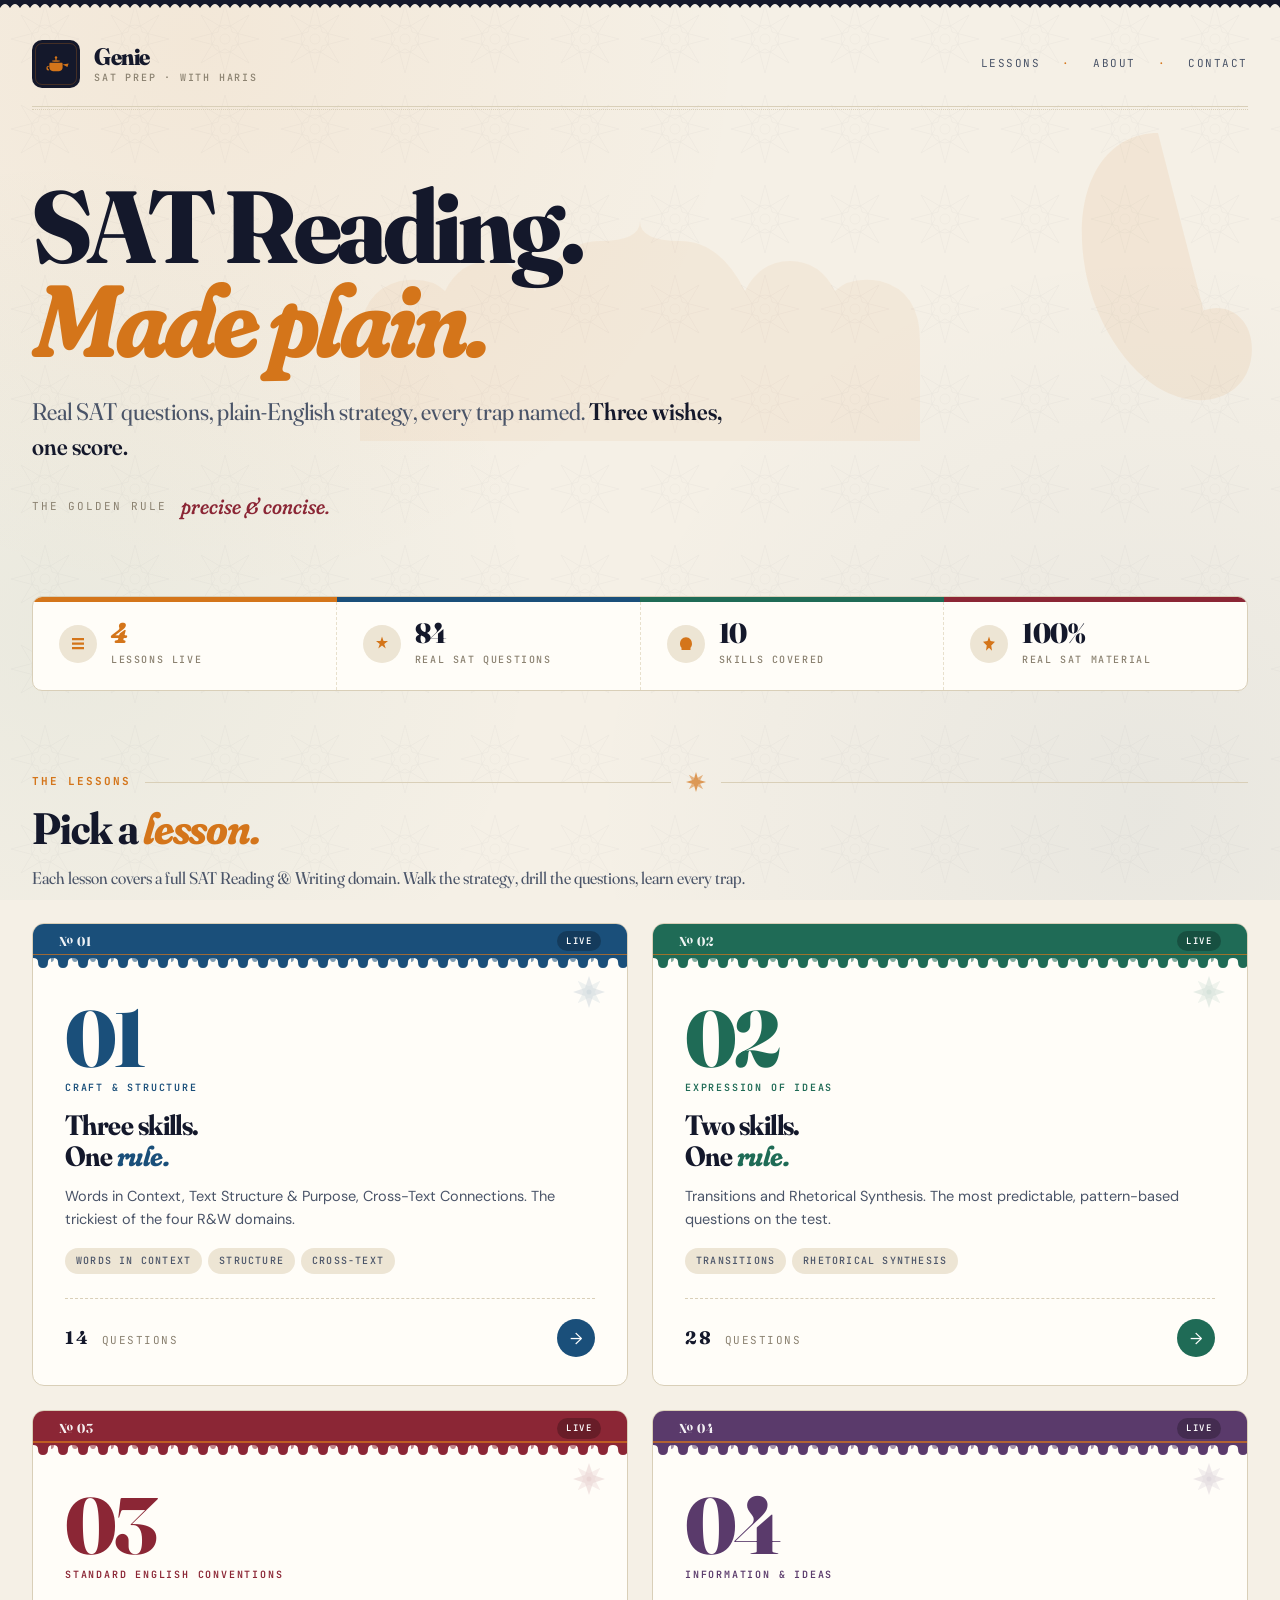
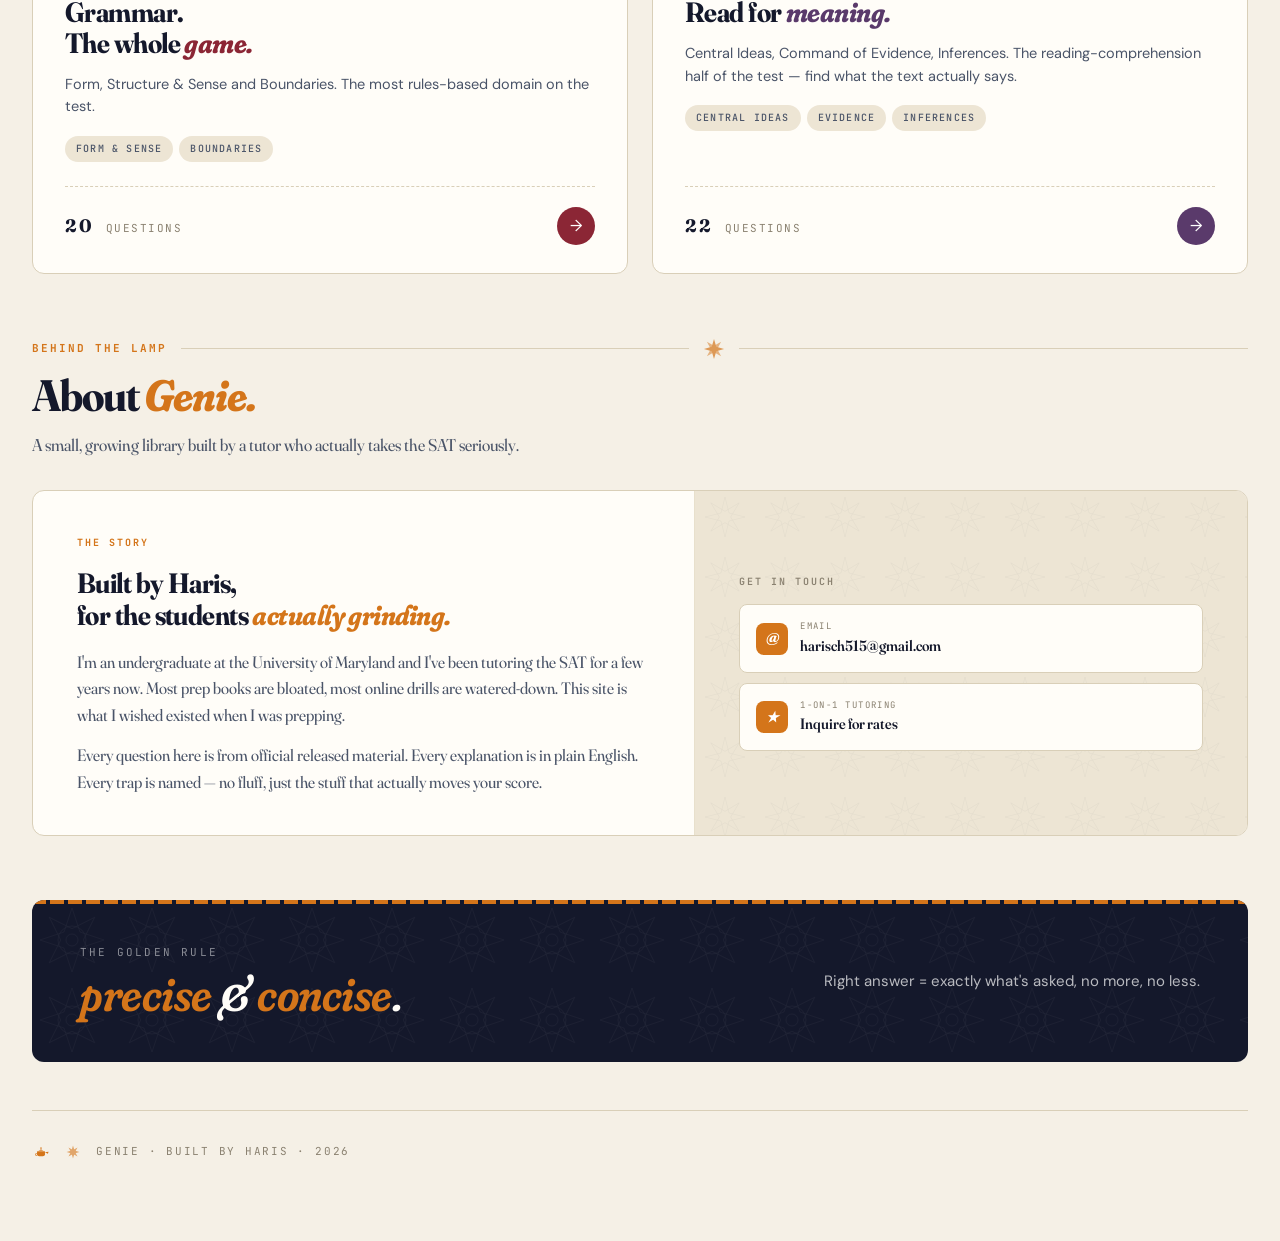
<file: index.html>
<!DOCTYPE html>
<html lang="en">
<head>
<meta charset="UTF-8">
<meta name="viewport" content="width=device-width, initial-scale=1.0">
<title>Genie · SAT Prep with Haris</title>
<meta name="description" content="Real SAT Reading & Writing questions, walked through in plain English.">
<meta property="og:title" content="Genie · SAT Prep with Haris">
<meta property="og:description" content="Real SAT Reading & Writing questions, walked through in plain English.">
<link rel="icon" type="image/svg+xml" href="data:image/svg+xml,%3Csvg xmlns='http://www.w3.org/2000/svg' viewBox='0 0 100 100'%3E%3Crect width='100' height='100' rx='18' fill='%2314182b'/%3E%3Cg fill='%23d4751a'%3E%3Ccircle cx='50' cy='28' r='4'/%3E%3Crect x='48' y='30' width='4' height='8'/%3E%3Cellipse cx='50' cy='40' rx='14' ry='2.5'/%3E%3Cpath d='M 30 46 Q 28 46 28 50 L 28 62 Q 28 72 40 74 L 60 74 Q 72 72 72 62 L 72 50 Q 72 46 70 46 Z'/%3E%3Cpath d='M 72 52 L 92 48 L 88 60 Z'/%3E%3Cpath d='M 28 56 Q 18 56 18 64 Q 18 72 24 72 L 28 70 Q 22 66 22 62 Q 22 58 28 58 Z'/%3E%3C/g%3E%3C/svg%3E">
<link rel="preconnect" href="https://fonts.googleapis.com">
<link rel="preconnect" href="https://fonts.gstatic.com" crossorigin>
<link href="https://fonts.googleapis.com/css2?family=Fraunces:opsz,wght,SOFT@9..144,400;9..144,500;9..144,600;9..144,700;9..144,800;9..144,900&family=DM+Sans:opsz,wght@9..40,400;9..40,500;9..40,600;9..40,700&family=JetBrains+Mono:wght@400;500;600&display=swap" rel="stylesheet">
<link rel="stylesheet" href="style.css">
</head>
<body>
<div class="app">
  <div class="frieze-top"></div>
  <div class="topbar">
    <a href="index.html" class="brand-link">
      <div class="brand-mark"><svg viewBox="0 0 100 100" xmlns="http://www.w3.org/2000/svg">
  <circle cx="50" cy="28" r="4"/><rect x="48" y="30" width="4" height="8"/>
  <ellipse cx="50" cy="40" rx="14" ry="2.5"/>
  <path d="M 30 46 Q 28 46 28 50 L 28 62 Q 28 72 40 74 L 60 74 Q 72 72 72 62 L 72 50 Q 72 46 70 46 Z"/>
  <path d="M 72 52 L 92 48 L 88 60 Z"/>
  <path d="M 28 56 Q 18 56 18 64 Q 18 72 24 72 L 28 70 Q 22 66 22 62 Q 22 58 28 58 Z"/>
</svg></div>
      <div class="brand-text">
        <div class="brand-name">Genie</div>
        <div class="brand-tag">SAT Prep · with Haris</div>
      </div>
    </a>
    <nav class="topbar-meta">
      <a href="index.html#lessons">Lessons</a>
      <span class="dot">·</span>
      <a href="index.html#about">About</a>
      <span class="dot">·</span>
      <a href="mailto:harisch515@gmail.com">Contact</a>
    </nav>
  </div>

  <section class="hero">
    <svg class="hero-arch" viewBox="0 0 720 280" aria-hidden="true" preserveAspectRatio="xMidYMid meet">
      <path d="M 80 280 L 80 180 Q 80 130, 120 120 Q 150 115, 165 130 Q 180 100, 210 100 Q 240 100, 255 130 Q 280 80, 320 80 Q 360 80, 360 60 Q 360 80, 400 80 Q 440 80, 465 130 Q 480 100, 510 100 Q 540 100, 555 130 Q 570 115, 600 120 Q 640 130, 640 180 L 640 280 Z" fill="currentColor"/>
    </svg>
    <svg class="hero-boteh" viewBox="0 0 200 280" aria-hidden="true">
      <path d="M100,10 C55,10 30,55 38,115 C44,165 75,210 105,225 C140,243 175,228 178,195 C181,165 158,150 138,158 Z" fill="currentColor"/>
    </svg>
    <h1 class="hero-title">SAT Reading.<br><span class="accent">Made plain.</span></h1>
    <p class="hero-sub">Real SAT questions, plain-English strategy, every trap named. <strong>Three wishes, one score.</strong></p>
    <div class="hero-rule">
      <span class="hero-rule-label">The Golden Rule</span>
      <span class="hero-rule-text">precise &amp; concise.</span>
    </div>
  </section>

  <div class="stats-bar">
    <div class="stat"><div class="stat-icon"><svg viewBox="0 0 24 24"><path d="M4 4 L20 4 L20 7 L4 7 Z M4 10 L20 10 L20 13 L4 13 Z M4 16 L20 16 L20 19 L4 19 Z"/></svg></div>
      <div class="stat-body"><div class="stat-num"><em>4</em></div><div class="stat-label">Lessons live</div></div></div>
    <div class="stat"><div class="stat-icon"><svg viewBox="0 0 24 24"><path d="M12 2 L14 8 L20 8 L15 12 L17 18 L12 14 L7 18 L9 12 L4 8 L10 8 Z"/></svg></div>
      <div class="stat-body"><div class="stat-num">84</div><div class="stat-label">Real SAT questions</div></div></div>
    <div class="stat"><div class="stat-icon"><svg viewBox="0 0 24 24"><path d="M12 3 C7 3 4 7 4 12 C4 14 5 16 6 17 L6 20 L18 20 L18 17 C19 16 20 14 20 12 C20 7 17 3 12 3 Z"/></svg></div>
      <div class="stat-body"><div class="stat-num">10</div><div class="stat-label">Skills covered</div></div></div>
    <div class="stat"><div class="stat-icon"><svg viewBox="0 0 24 24"><path d="M12 2 L14 8 L20 9 L15 14 L16 21 L12 17 L8 21 L9 14 L4 9 L10 8 Z"/></svg></div>
      <div class="stat-body"><div class="stat-num">100%</div><div class="stat-label">Real SAT material</div></div></div>
  </div>

  <section class="section" id="lessons">
    <div class="section-hdr">
      <div class="section-eyebrow">The Lessons</div>
      <span class="section-rule"></span><svg class="ornament-star" viewBox="0 0 24 24" aria-hidden="true">
  <path d="M12 1 L14.5 9.5 L23 12 L14.5 14.5 L12 23 L9.5 14.5 L1 12 L9.5 9.5 Z"/>
  <path d="M12 1 L14.5 9.5 L23 12 L14.5 14.5 L12 23 L9.5 14.5 L1 12 L9.5 9.5 Z" transform="rotate(45 12 12)" opacity="0.7"/>
</svg><span class="section-rule"></span>
    </div>
    <h2 class="section-title">Pick a <em>lesson.</em></h2>
    <p class="section-sub">Each lesson covers a full SAT Reading &amp; Writing domain. Walk the strategy, drill the questions, learn every trap.</p>
    <div class="lesson-grid">
      <a href="craft-and-structure.html" class="lesson-card" style="--card-color: var(--c-cs)">
        <div class="muqarnas-frieze">
          <div class="tier-1"><span class="frieze-num">№ 01</span><span class="frieze-badge">Live</span></div>
          <div class="tier-divider"></div>
          <div class="tier-2"></div>
        </div>
        <div class="card-body">
          <svg class="card-corner" viewBox="0 0 40 40" aria-hidden="true">
  <path d="M20 4 L24 16 L36 20 L24 24 L20 36 L16 24 L4 20 L16 16 Z" fill="currentColor" opacity="0.6"/>
  <path d="M20 4 L24 16 L36 20 L24 24 L20 36 L16 24 L4 20 L16 16 Z" transform="rotate(45 20 20)" fill="currentColor" opacity="0.4"/>
  <circle cx="20" cy="20" r="2.5" fill="currentColor"/>
</svg>
          <div class="card-num">01</div>
          <div class="card-skill">Craft &amp; Structure</div>
          <h3 class="card-title">Three skills.<br>One <em>rule.</em></h3>
          <p class="card-desc">Words in Context, Text Structure &amp; Purpose, Cross-Text Connections. The trickiest of the four R&amp;W domains.</p>
          <div class="card-topics"><span class="topic-pill">Words in Context</span><span class="topic-pill">Structure</span><span class="topic-pill">Cross-Text</span></div>
          <div class="card-foot">
            <div class="card-qcount"><strong>14</strong> questions</div>
            <div class="card-arrow">→</div>
          </div>
        </div>
      </a>
      <a href="expression-of-ideas.html" class="lesson-card" style="--card-color: var(--c-eoi)">
        <div class="muqarnas-frieze">
          <div class="tier-1"><span class="frieze-num">№ 02</span><span class="frieze-badge">Live</span></div>
          <div class="tier-divider"></div>
          <div class="tier-2"></div>
        </div>
        <div class="card-body">
          <svg class="card-corner" viewBox="0 0 40 40" aria-hidden="true">
  <path d="M20 4 L24 16 L36 20 L24 24 L20 36 L16 24 L4 20 L16 16 Z" fill="currentColor" opacity="0.6"/>
  <path d="M20 4 L24 16 L36 20 L24 24 L20 36 L16 24 L4 20 L16 16 Z" transform="rotate(45 20 20)" fill="currentColor" opacity="0.4"/>
  <circle cx="20" cy="20" r="2.5" fill="currentColor"/>
</svg>
          <div class="card-num">02</div>
          <div class="card-skill">Expression of Ideas</div>
          <h3 class="card-title">Two skills.<br>One <em>rule.</em></h3>
          <p class="card-desc">Transitions and Rhetorical Synthesis. The most predictable, pattern-based questions on the test.</p>
          <div class="card-topics"><span class="topic-pill">Transitions</span><span class="topic-pill">Rhetorical Synthesis</span></div>
          <div class="card-foot">
            <div class="card-qcount"><strong>28</strong> questions</div>
            <div class="card-arrow">→</div>
          </div>
        </div>
      </a>
      <a href="standard-english-conventions.html" class="lesson-card" style="--card-color: var(--c-sec)">
        <div class="muqarnas-frieze">
          <div class="tier-1"><span class="frieze-num">№ 03</span><span class="frieze-badge">Live</span></div>
          <div class="tier-divider"></div>
          <div class="tier-2"></div>
        </div>
        <div class="card-body">
          <svg class="card-corner" viewBox="0 0 40 40" aria-hidden="true">
  <path d="M20 4 L24 16 L36 20 L24 24 L20 36 L16 24 L4 20 L16 16 Z" fill="currentColor" opacity="0.6"/>
  <path d="M20 4 L24 16 L36 20 L24 24 L20 36 L16 24 L4 20 L16 16 Z" transform="rotate(45 20 20)" fill="currentColor" opacity="0.4"/>
  <circle cx="20" cy="20" r="2.5" fill="currentColor"/>
</svg>
          <div class="card-num">03</div>
          <div class="card-skill">Standard English Conventions</div>
          <h3 class="card-title">Grammar.<br>The whole <em>game.</em></h3>
          <p class="card-desc">Form, Structure &amp; Sense and Boundaries. The most rules-based domain on the test.</p>
          <div class="card-topics"><span class="topic-pill">Form &amp; Sense</span><span class="topic-pill">Boundaries</span></div>
          <div class="card-foot">
            <div class="card-qcount"><strong>20</strong> questions</div>
            <div class="card-arrow">→</div>
          </div>
        </div>
      </a>
      <a href="information-and-ideas.html" class="lesson-card" style="--card-color: var(--c-iai)">
        <div class="muqarnas-frieze">
          <div class="tier-1"><span class="frieze-num">№ 04</span><span class="frieze-badge">Live</span></div>
          <div class="tier-divider"></div>
          <div class="tier-2"></div>
        </div>
        <div class="card-body">
          <svg class="card-corner" viewBox="0 0 40 40" aria-hidden="true">
  <path d="M20 4 L24 16 L36 20 L24 24 L20 36 L16 24 L4 20 L16 16 Z" fill="currentColor" opacity="0.6"/>
  <path d="M20 4 L24 16 L36 20 L24 24 L20 36 L16 24 L4 20 L16 16 Z" transform="rotate(45 20 20)" fill="currentColor" opacity="0.4"/>
  <circle cx="20" cy="20" r="2.5" fill="currentColor"/>
</svg>
          <div class="card-num">04</div>
          <div class="card-skill">Information &amp; Ideas</div>
          <h3 class="card-title">Read for <em>meaning.</em></h3>
          <p class="card-desc">Central Ideas, Command of Evidence, Inferences. The reading-comprehension half of the test — find what the text actually says.</p>
          <div class="card-topics"><span class="topic-pill">Central Ideas</span><span class="topic-pill">Evidence</span><span class="topic-pill">Inferences</span></div>
          <div class="card-foot">
            <div class="card-qcount"><strong>22</strong> questions</div>
            <div class="card-arrow">→</div>
          </div>
        </div>
      </a></div>
  </section>

  <section class="section" id="about">
    <div class="section-hdr">
      <div class="section-eyebrow">Behind the Lamp</div>
      <span class="section-rule"></span><svg class="ornament-star" viewBox="0 0 24 24" aria-hidden="true">
  <path d="M12 1 L14.5 9.5 L23 12 L14.5 14.5 L12 23 L9.5 14.5 L1 12 L9.5 9.5 Z"/>
  <path d="M12 1 L14.5 9.5 L23 12 L14.5 14.5 L12 23 L9.5 14.5 L1 12 L9.5 9.5 Z" transform="rotate(45 12 12)" opacity="0.7"/>
</svg><span class="section-rule"></span>
    </div>
    <h2 class="section-title">About <em>Genie.</em></h2>
    <p class="section-sub">A small, growing library built by a tutor who actually takes the SAT seriously.</p>
    <div class="about">
      <div class="about-left">
        <div class="about-eyebrow">The Story</div>
        <h3 class="about-title">Built by Haris,<br>for the students <em>actually grinding.</em></h3>
        <p class="about-text">I'm an undergraduate at the University of Maryland and I've been tutoring the SAT for a few years now. Most prep books are bloated, most online drills are watered-down. This site is what I wished existed when I was prepping.</p>
        <p class="about-text">Every question here is from official released material. Every explanation is in plain English. Every trap is named — no fluff, just the stuff that actually moves your score.</p>
      </div>
      <div class="about-right">
        <div class="contact-eyebrow">Get in touch</div>
        <ul class="contact-list">
          <li><a class="contact-item" href="mailto:harisch515@gmail.com">
            <span class="contact-icon">@</span>
            <div><div class="contact-label">Email</div><div class="contact-value">harisch515@gmail.com</div></div>
          </a></li>
          <li><a class="contact-item" href="mailto:harisch515@gmail.com?subject=SAT%20Tutoring%20Inquiry">
            <span class="contact-icon">★</span>
            <div><div class="contact-label">1-on-1 tutoring</div><div class="contact-value">Inquire for rates</div></div>
          </a></li>
        </ul>
      </div>
    </div>
  </section>

  <div class="golden-rule-strip">
    <div>
      <div class="rule-label">The Golden Rule</div>
      <div class="rule-text"><em>precise</em> &amp; <em>concise</em>.</div>
    </div>
    <div class="rule-sub">Right answer = exactly what's asked, no more, no less.</div>
  </div>

  <div class="footer">
    <div class="footer-brand">
      <svg class="footer-lamp" viewBox="0 0 100 100">
        <circle cx="50" cy="28" r="4"/><rect x="48" y="30" width="4" height="8"/>
        <ellipse cx="50" cy="40" rx="14" ry="2.5"/>
        <path d="M 30 46 Q 28 46 28 50 L 28 62 Q 28 72 40 74 L 60 74 Q 72 72 72 62 L 72 50 Q 72 46 70 46 Z"/>
        <path d="M 72 52 L 92 48 L 88 60 Z"/>
        <path d="M 28 56 Q 18 56 18 64 Q 18 72 24 72 L 28 70 Q 22 66 22 62 Q 22 58 28 58 Z"/>
      </svg>
      <svg class="footer-ornament" viewBox="0 0 24 24" aria-hidden="true">
        <path d="M12 1 L14.5 9.5 L23 12 L14.5 14.5 L12 23 L9.5 14.5 L1 12 L9.5 9.5 Z"/>
        <path d="M12 1 L14.5 9.5 L23 12 L14.5 14.5 L12 23 L9.5 14.5 L1 12 L9.5 9.5 Z" transform="rotate(45 12 12)"/>
      </svg>
      <span>Genie · Built by Haris · 2026</span>
    </div>
  </div>
</div>
</body>
</html>
</file>
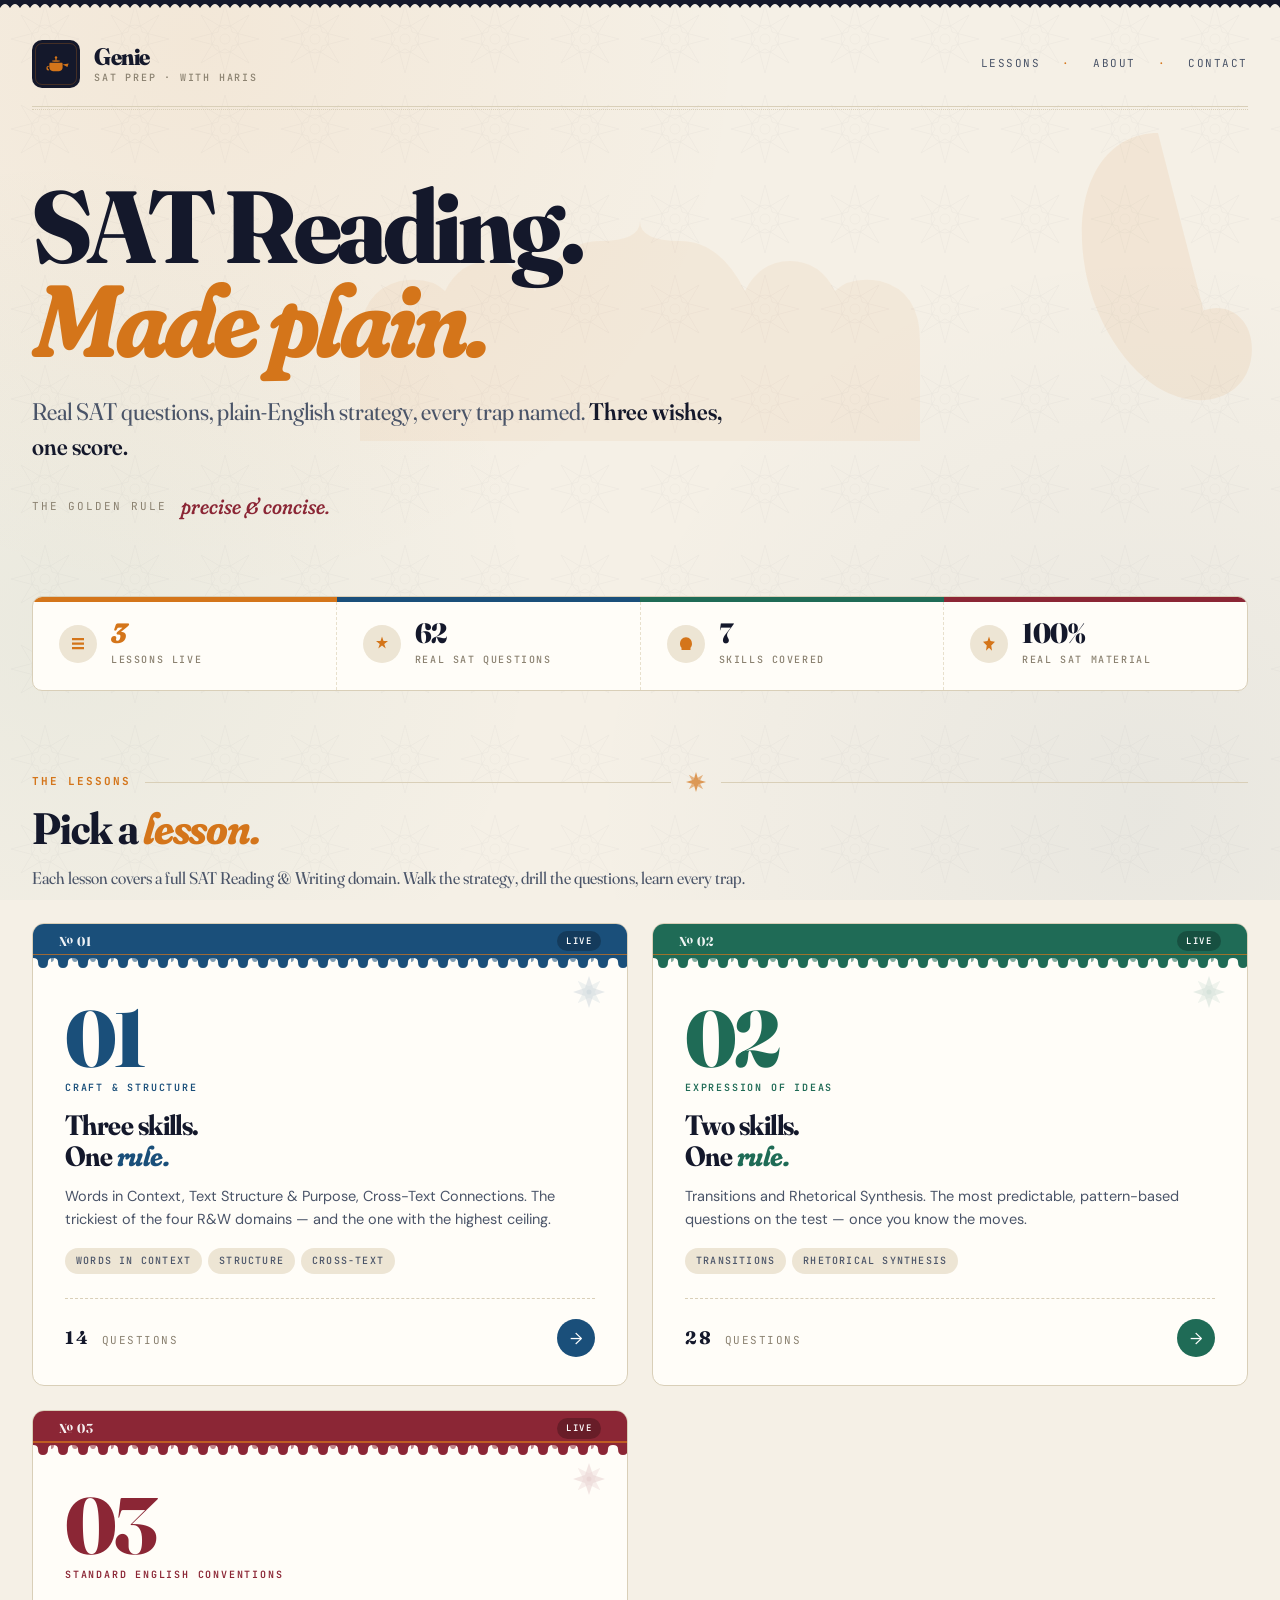
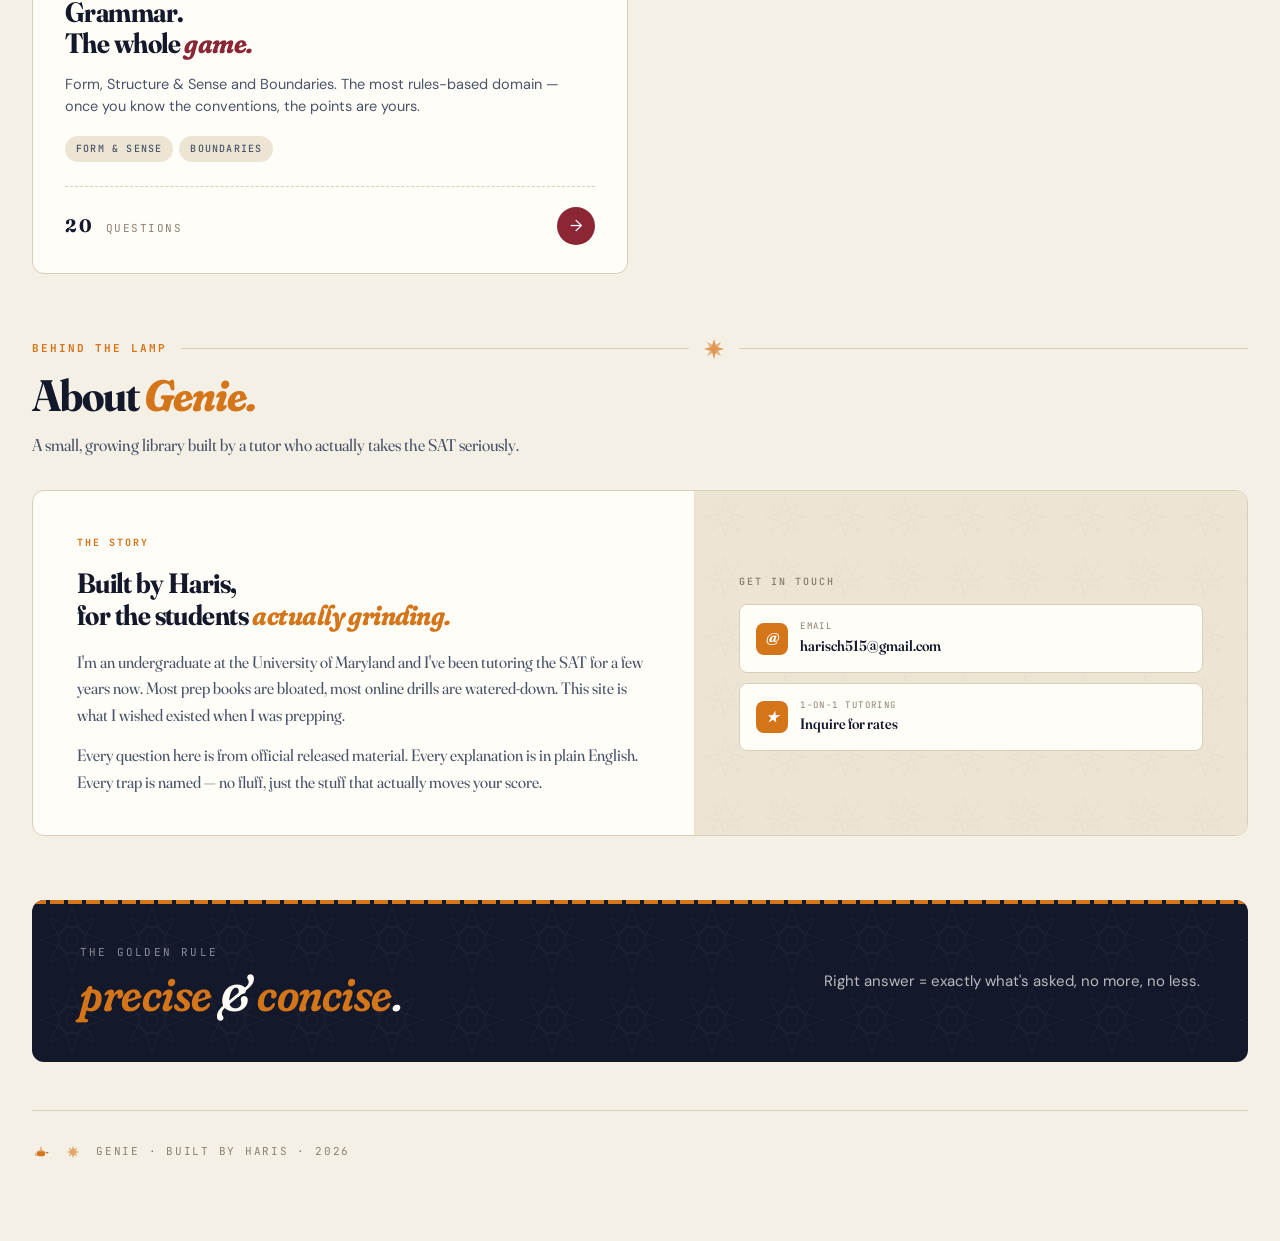
<file: lesson-03-update/index.html>
<!DOCTYPE html>
<html lang="en">
<head>
<meta charset="UTF-8">
<meta name="viewport" content="width=device-width, initial-scale=1.0">
<title>Genie · SAT Prep with Haris</title>
<meta name="description" content="Real SAT Reading & Writing questions, walked through in plain English.">
<meta property="og:title" content="Genie · SAT Prep with Haris">
<meta property="og:description" content="Real SAT Reading & Writing questions, walked through in plain English.">
<meta property="og:type" content="website">
<meta name="twitter:card" content="summary">
<link rel="icon" type="image/svg+xml" href="data:image/svg+xml,%3Csvg xmlns='http://www.w3.org/2000/svg' viewBox='0 0 100 100'%3E%3Crect width='100' height='100' rx='18' fill='%2314182b'/%3E%3Cg fill='%23d4751a'%3E%3Ccircle cx='50' cy='28' r='4'/%3E%3Crect x='48' y='30' width='4' height='8'/%3E%3Cellipse cx='50' cy='40' rx='14' ry='2.5'/%3E%3Cpath d='M 30 46 Q 28 46 28 50 L 28 62 Q 28 72 40 74 L 60 74 Q 72 72 72 62 L 72 50 Q 72 46 70 46 Z'/%3E%3Cpath d='M 72 52 L 92 48 L 88 60 Z'/%3E%3Cpath d='M 28 56 Q 18 56 18 64 Q 18 72 24 72 L 28 70 Q 22 66 22 62 Q 22 58 28 58 Z'/%3E%3C/g%3E%3C/svg%3E">
<link rel="preconnect" href="https://fonts.googleapis.com">
<link rel="preconnect" href="https://fonts.gstatic.com" crossorigin>
<link href="https://fonts.googleapis.com/css2?family=Fraunces:opsz,wght,SOFT@9..144,400;9..144,500;9..144,600;9..144,700;9..144,800;9..144,900&family=DM+Sans:opsz,wght@9..40,400;9..40,500;9..40,600;9..40,700&family=JetBrains+Mono:wght@400;500;600&display=swap" rel="stylesheet">
<link rel="stylesheet" href="style.css">
</head>
<body>
<div class="app">
  <div class="frieze-top"></div>

  <div class="topbar">
    <a href="index.html" class="brand-link">
      <div class="brand-mark"><svg viewBox="0 0 100 100" xmlns="http://www.w3.org/2000/svg">
        <circle cx="50" cy="28" r="4"/>
        <rect x="48" y="30" width="4" height="8"/>
        <ellipse cx="50" cy="40" rx="14" ry="2.5"/>
        <path d="M 30 46 Q 28 46 28 50 L 28 62 Q 28 72 40 74 L 60 74 Q 72 72 72 62 L 72 50 Q 72 46 70 46 Z"/>
        <path d="M 72 52 L 92 48 L 88 60 Z"/>
        <path d="M 28 56 Q 18 56 18 64 Q 18 72 24 72 L 28 70 Q 22 66 22 62 Q 22 58 28 58 Z"/>
      </svg></div>
      <div class="brand-text">
        <div class="brand-name">Genie</div>
        <div class="brand-tag">SAT Prep · with Haris</div>
      </div>
    </a>
    <nav class="topbar-meta">
      <a href="index.html#lessons">Lessons</a>
      <span class="dot">·</span>
      <a href="index.html#about">About</a>
      <span class="dot">·</span>
      <a href="mailto:harisch515@gmail.com">Contact</a>
    </nav>
  </div>


  <section class="hero">
    <svg class="hero-arch" viewBox="0 0 720 280" xmlns="http://www.w3.org/2000/svg" aria-hidden="true" preserveAspectRatio="xMidYMid meet">
      <path d="M 80 280 L 80 180 Q 80 130, 120 120 Q 150 115, 165 130 Q 180 100, 210 100 Q 240 100, 255 130 Q 280 80, 320 80 Q 360 80, 360 60 Q 360 80, 400 80 Q 440 80, 465 130 Q 480 100, 510 100 Q 540 100, 555 130 Q 570 115, 600 120 Q 640 130, 640 180 L 640 280 Z" fill="currentColor"/>
    </svg>
    <svg class="hero-boteh" viewBox="0 0 200 280" xmlns="http://www.w3.org/2000/svg" aria-hidden="true">
      <path d="M100,10 C55,10 30,55 38,115 C44,165 75,210 105,225 C140,243 175,228 178,195 C181,165 158,150 138,158 Z" fill="currentColor"/>
    </svg>
    <h1 class="hero-title">SAT Reading.<br><span class="accent">Made plain.</span></h1>
    <p class="hero-sub">Real SAT questions, plain-English strategy, every trap named. <strong>Three wishes, one score.</strong></p>
    <div class="hero-rule">
      <span class="hero-rule-label">The Golden Rule</span>
      <span class="hero-rule-text">precise &amp; concise.</span>
    </div>
  </section>

  <div class="stats-bar">
    <div class="stat">
      <div class="stat-icon"><svg viewBox="0 0 24 24"><path d="M4 4 L20 4 L20 7 L4 7 Z M4 10 L20 10 L20 13 L4 13 Z M4 16 L20 16 L20 19 L4 19 Z"/></svg></div>
      <div class="stat-body"><div class="stat-num"><em>3</em></div><div class="stat-label">Lessons live</div></div>
    </div>
    <div class="stat">
      <div class="stat-icon"><svg viewBox="0 0 24 24"><path d="M12 2 L14 8 L20 8 L15 12 L17 18 L12 14 L7 18 L9 12 L4 8 L10 8 Z"/></svg></div>
      <div class="stat-body"><div class="stat-num">62</div><div class="stat-label">Real SAT questions</div></div>
    </div>
    <div class="stat">
      <div class="stat-icon"><svg viewBox="0 0 24 24"><path d="M12 3 C7 3 4 7 4 12 C4 14 5 16 6 17 L6 20 L18 20 L18 17 C19 16 20 14 20 12 C20 7 17 3 12 3 Z"/></svg></div>
      <div class="stat-body"><div class="stat-num">7</div><div class="stat-label">Skills covered</div></div>
    </div>
    <div class="stat">
      <div class="stat-icon"><svg viewBox="0 0 24 24"><path d="M12 2 L14 8 L20 9 L15 14 L16 21 L12 17 L8 21 L9 14 L4 9 L10 8 Z"/></svg></div>
      <div class="stat-body"><div class="stat-num">100%</div><div class="stat-label">Real SAT material</div></div>
    </div>
  </div>

  <section class="section" id="lessons">
    <div class="section-hdr">
      <div class="section-eyebrow">The Lessons</div>
      <span class="section-rule"></span>
      <svg class="ornament-star" viewBox="0 0 24 24" xmlns="http://www.w3.org/2000/svg" aria-hidden="true">
        <path d="M12 1 L14.5 9.5 L23 12 L14.5 14.5 L12 23 L9.5 14.5 L1 12 L9.5 9.5 Z"/>
        <path d="M12 1 L14.5 9.5 L23 12 L14.5 14.5 L12 23 L9.5 14.5 L1 12 L9.5 9.5 Z" transform="rotate(45 12 12)" opacity="0.7"/>
      </svg>
      <span class="section-rule"></span>
    </div>
    <h2 class="section-title">Pick a <em>lesson.</em></h2>
    <p class="section-sub">Each lesson covers a full SAT Reading &amp; Writing domain. Walk the strategy, drill the questions, learn every trap.</p>

    <div class="lesson-grid">
      
      <a href="craft-and-structure.html" class="lesson-card" style="--card-color: var(--c-cs)">
        <div class="muqarnas-frieze">
          <div class="tier-1">
            <span class="frieze-num">№ 01</span>
            <span class="frieze-badge">Live</span>
          </div>
          <div class="tier-divider"></div>
          <div class="tier-2"></div>
        </div>
        <div class="card-body">
          <svg class="card-corner" viewBox="0 0 40 40" xmlns="http://www.w3.org/2000/svg" aria-hidden="true">
            <path d="M20 4 L24 16 L36 20 L24 24 L20 36 L16 24 L4 20 L16 16 Z" fill="currentColor" opacity="0.6"/>
            <path d="M20 4 L24 16 L36 20 L24 24 L20 36 L16 24 L4 20 L16 16 Z" transform="rotate(45 20 20)" fill="currentColor" opacity="0.4"/>
            <circle cx="20" cy="20" r="2.5" fill="currentColor"/>
          </svg>
          <div class="card-num">01</div>
          <div class="card-skill">Craft &amp; Structure</div>
          <h3 class="card-title">Three skills.<br>One <em>rule.</em></h3>
          <p class="card-desc">Words in Context, Text Structure &amp; Purpose, Cross-Text Connections. The trickiest of the four R&amp;W domains — and the one with the highest ceiling.</p>
          <div class="card-topics"><span class="topic-pill">Words in Context</span><span class="topic-pill">Structure</span><span class="topic-pill">Cross-Text</span></div>
          <div class="card-foot">
            <div class="card-qcount"><strong>14</strong> questions</div>
            <div class="card-arrow">→</div>
          </div>
        </div>
      </a>
    
      
      <a href="expression-of-ideas.html" class="lesson-card" style="--card-color: var(--c-eoi)">
        <div class="muqarnas-frieze">
          <div class="tier-1">
            <span class="frieze-num">№ 02</span>
            <span class="frieze-badge">Live</span>
          </div>
          <div class="tier-divider"></div>
          <div class="tier-2"></div>
        </div>
        <div class="card-body">
          <svg class="card-corner" viewBox="0 0 40 40" xmlns="http://www.w3.org/2000/svg" aria-hidden="true">
            <path d="M20 4 L24 16 L36 20 L24 24 L20 36 L16 24 L4 20 L16 16 Z" fill="currentColor" opacity="0.6"/>
            <path d="M20 4 L24 16 L36 20 L24 24 L20 36 L16 24 L4 20 L16 16 Z" transform="rotate(45 20 20)" fill="currentColor" opacity="0.4"/>
            <circle cx="20" cy="20" r="2.5" fill="currentColor"/>
          </svg>
          <div class="card-num">02</div>
          <div class="card-skill">Expression of Ideas</div>
          <h3 class="card-title">Two skills.<br>One <em>rule.</em></h3>
          <p class="card-desc">Transitions and Rhetorical Synthesis. The most predictable, pattern-based questions on the test — once you know the moves.</p>
          <div class="card-topics"><span class="topic-pill">Transitions</span><span class="topic-pill">Rhetorical Synthesis</span></div>
          <div class="card-foot">
            <div class="card-qcount"><strong>28</strong> questions</div>
            <div class="card-arrow">→</div>
          </div>
        </div>
      </a>
    
      
      <a href="standard-english-conventions.html" class="lesson-card" style="--card-color: var(--c-sec)">
        <div class="muqarnas-frieze">
          <div class="tier-1">
            <span class="frieze-num">№ 03</span>
            <span class="frieze-badge">Live</span>
          </div>
          <div class="tier-divider"></div>
          <div class="tier-2"></div>
        </div>
        <div class="card-body">
          <svg class="card-corner" viewBox="0 0 40 40" xmlns="http://www.w3.org/2000/svg" aria-hidden="true">
            <path d="M20 4 L24 16 L36 20 L24 24 L20 36 L16 24 L4 20 L16 16 Z" fill="currentColor" opacity="0.6"/>
            <path d="M20 4 L24 16 L36 20 L24 24 L20 36 L16 24 L4 20 L16 16 Z" transform="rotate(45 20 20)" fill="currentColor" opacity="0.4"/>
            <circle cx="20" cy="20" r="2.5" fill="currentColor"/>
          </svg>
          <div class="card-num">03</div>
          <div class="card-skill">Standard English Conventions</div>
          <h3 class="card-title">Grammar.<br>The whole <em>game.</em></h3>
          <p class="card-desc">Form, Structure &amp; Sense and Boundaries. The most rules-based domain — once you know the conventions, the points are yours.</p>
          <div class="card-topics"><span class="topic-pill">Form &amp; Sense</span><span class="topic-pill">Boundaries</span></div>
          <div class="card-foot">
            <div class="card-qcount"><strong>20</strong> questions</div>
            <div class="card-arrow">→</div>
          </div>
        </div>
      </a>
    
    </div>
  </section>

  <section class="section" id="about">
    <div class="section-hdr">
      <div class="section-eyebrow">Behind the Lamp</div>
      <span class="section-rule"></span>
      <svg class="ornament-star" viewBox="0 0 24 24" xmlns="http://www.w3.org/2000/svg" aria-hidden="true">
        <path d="M12 1 L14.5 9.5 L23 12 L14.5 14.5 L12 23 L9.5 14.5 L1 12 L9.5 9.5 Z"/>
        <path d="M12 1 L14.5 9.5 L23 12 L14.5 14.5 L12 23 L9.5 14.5 L1 12 L9.5 9.5 Z" transform="rotate(45 12 12)" opacity="0.7"/>
      </svg>
      <span class="section-rule"></span>
    </div>
    <h2 class="section-title">About <em>Genie.</em></h2>
    <p class="section-sub">A small, growing library built by a tutor who actually takes the SAT seriously.</p>

    <div class="about">
      <div class="about-left">
        <div class="about-eyebrow">The Story</div>
        <h3 class="about-title">Built by Haris,<br>for the students <em>actually grinding.</em></h3>
        <p class="about-text">I'm an undergraduate at the University of Maryland and I've been tutoring the SAT for a few years now. Most prep books are bloated, most online drills are watered-down. This site is what I wished existed when I was prepping.</p>
        <p class="about-text">Every question here is from official released material. Every explanation is in plain English. Every trap is named — no fluff, just the stuff that actually moves your score.</p>
      </div>
      <div class="about-right">
        <div class="contact-eyebrow">Get in touch</div>
        <ul class="contact-list">
          <li>
            <a class="contact-item" href="mailto:harisch515@gmail.com">
              <span class="contact-icon">@</span>
              <div>
                <div class="contact-label">Email</div>
                <div class="contact-value">harisch515@gmail.com</div>
              </div>
            </a>
          </li>
          <li>
            <a class="contact-item" href="mailto:harisch515@gmail.com?subject=SAT%20Tutoring%20Inquiry">
              <span class="contact-icon">★</span>
              <div>
                <div class="contact-label">1-on-1 tutoring</div>
                <div class="contact-value">Inquire for rates</div>
              </div>
            </a>
          </li>
        </ul>
      </div>
    </div>
  </section>

  
  <div class="golden-rule-strip">
    <div>
      <div class="rule-label">The Golden Rule</div>
      <div class="rule-text"><em>precise</em> &amp; <em>concise</em>.</div>
    </div>
    <div class="rule-sub">Right answer = exactly what's asked, no more, no less.</div>
  </div>


  
  <div class="footer">
    <div class="footer-brand">
      <svg class="footer-lamp" viewBox="0 0 100 100" xmlns="http://www.w3.org/2000/svg">
        <circle cx="50" cy="28" r="4"/>
        <rect x="48" y="30" width="4" height="8"/>
        <ellipse cx="50" cy="40" rx="14" ry="2.5"/>
        <path d="M 30 46 Q 28 46 28 50 L 28 62 Q 28 72 40 74 L 60 74 Q 72 72 72 62 L 72 50 Q 72 46 70 46 Z"/>
        <path d="M 72 52 L 92 48 L 88 60 Z"/>
        <path d="M 28 56 Q 18 56 18 64 Q 18 72 24 72 L 28 70 Q 22 66 22 62 Q 22 58 28 58 Z"/>
      </svg>
      <svg class="footer-ornament" viewBox="0 0 24 24" aria-hidden="true">
        <path d="M12 1 L14.5 9.5 L23 12 L14.5 14.5 L12 23 L9.5 14.5 L1 12 L9.5 9.5 Z"/>
        <path d="M12 1 L14.5 9.5 L23 12 L14.5 14.5 L12 23 L9.5 14.5 L1 12 L9.5 9.5 Z" transform="rotate(45 12 12)"/>
      </svg>
      <span>Genie · Built by Haris · 2026</span>
    </div>
  </div>
</div>
</body>
</html>
</file>
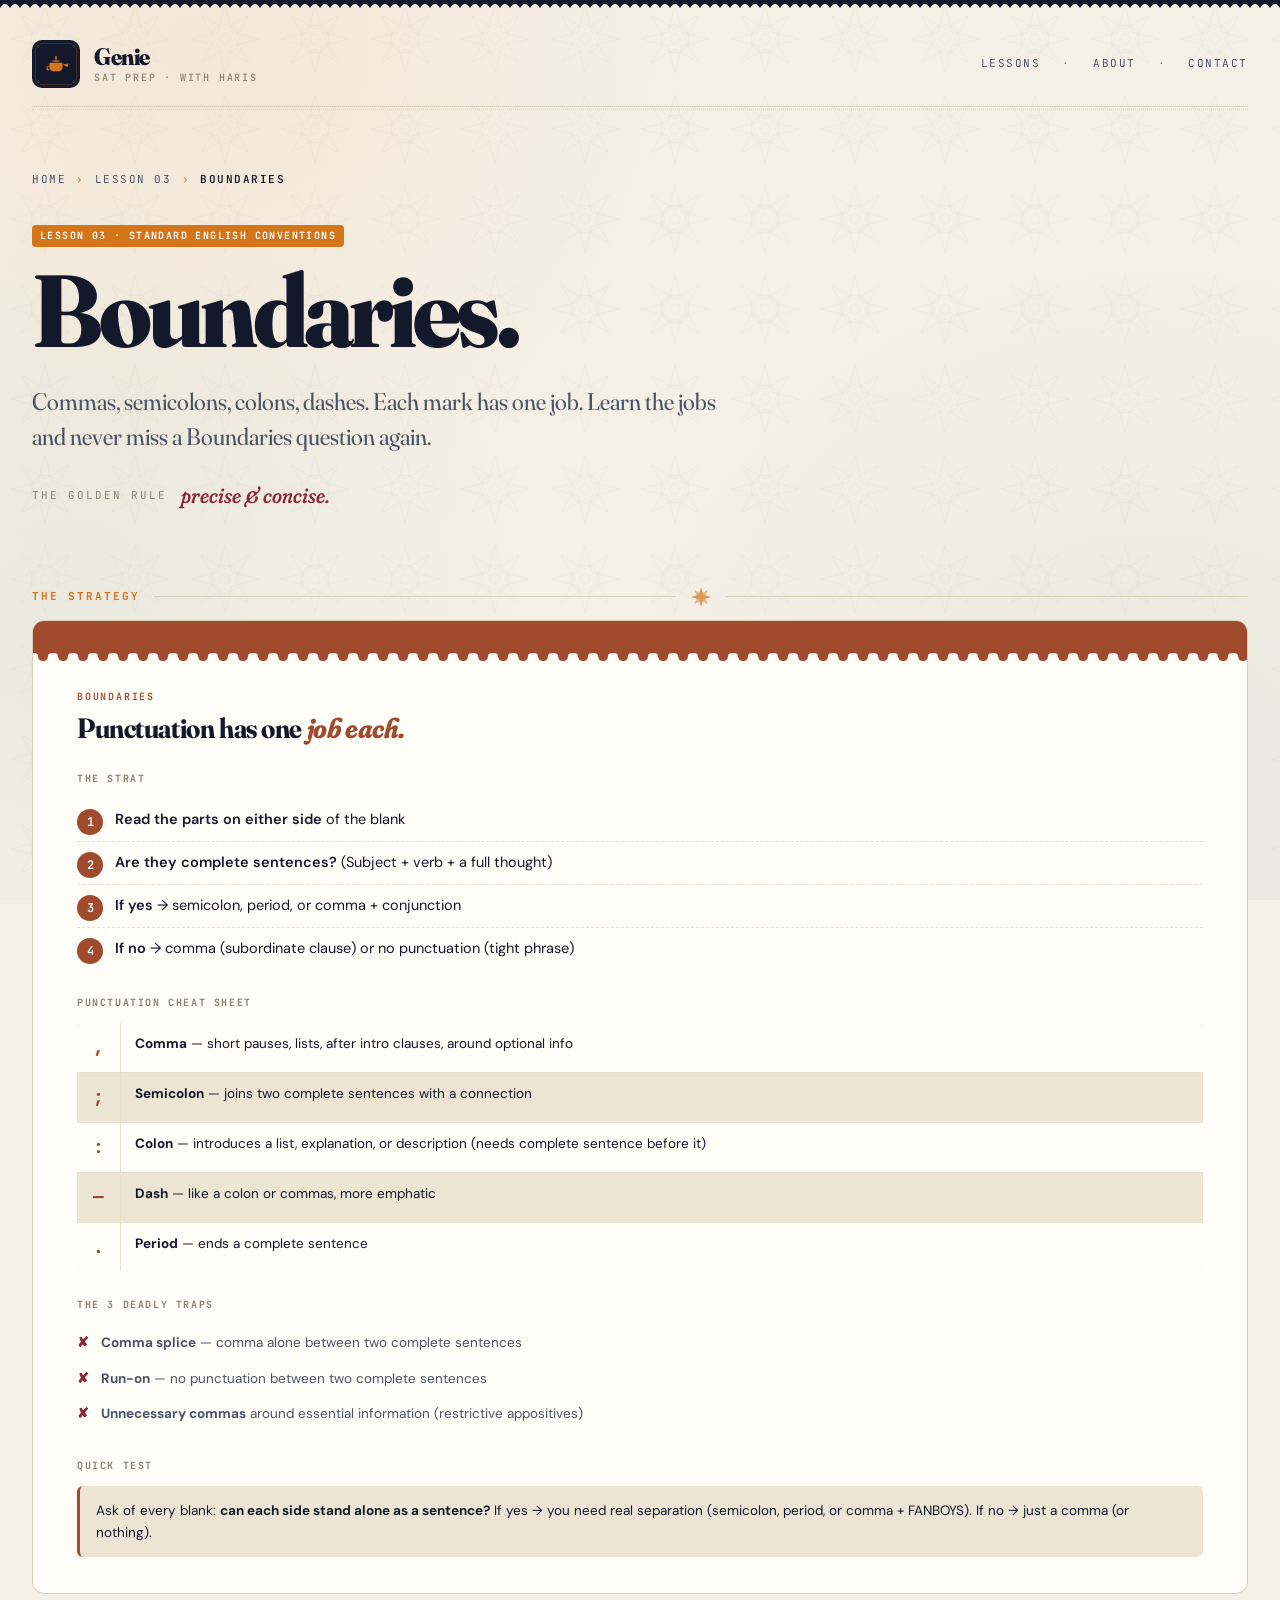
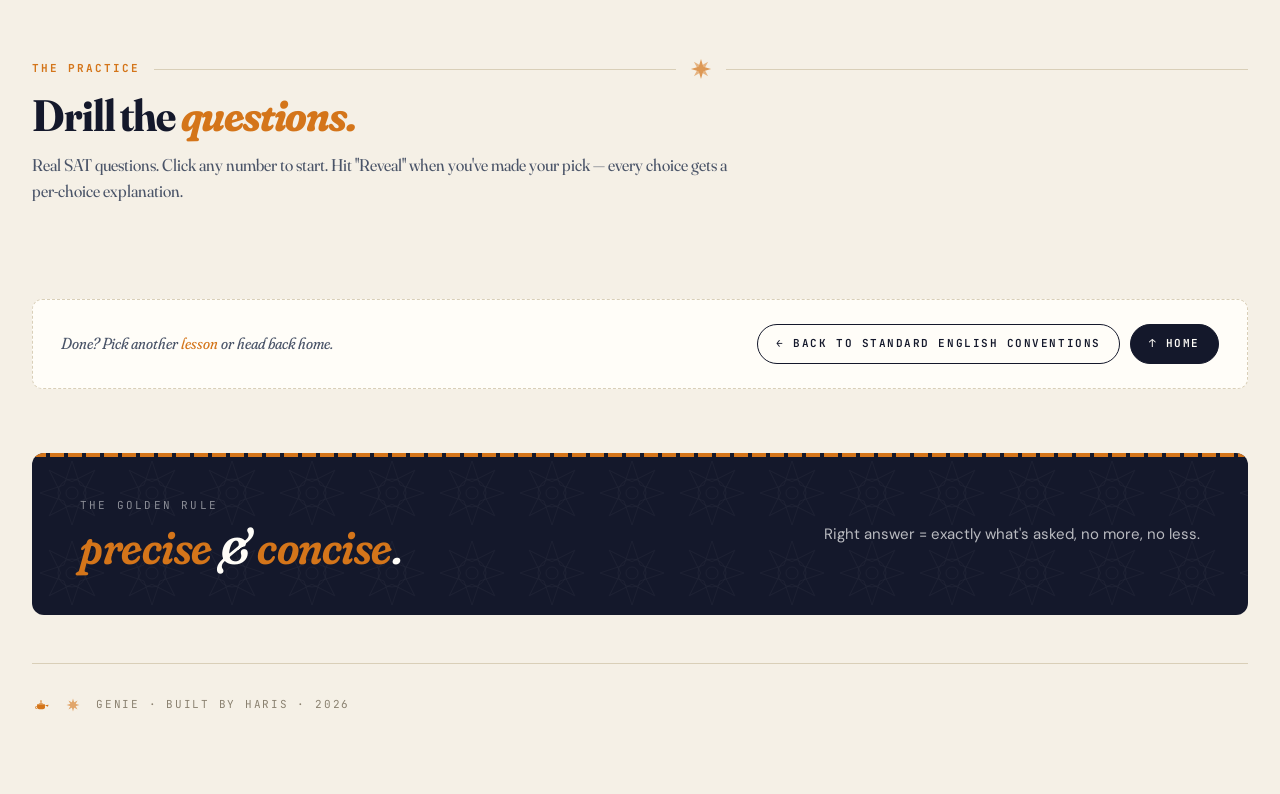
<file: boundaries.html>
<!DOCTYPE html>
<html lang="en">
<head>
<meta charset="UTF-8">
<meta name="viewport" content="width=device-width, initial-scale=1.0">
<title>Boundaries · Genie SAT Prep</title>
<meta name="description" content="Real SAT Reading & Writing questions, walked through in plain English.">
<meta property="og:title" content="Boundaries · Genie SAT Prep">
<meta property="og:description" content="Real SAT Reading & Writing questions, walked through in plain English.">
<meta property="og:type" content="website">
<meta name="twitter:card" content="summary">
<link rel="icon" type="image/svg+xml" href="data:image/svg+xml,%3Csvg xmlns='http://www.w3.org/2000/svg' viewBox='0 0 100 100'%3E%3Crect width='100' height='100' rx='18' fill='%2314182b'/%3E%3Cg fill='%23d4751a'%3E%3Ccircle cx='50' cy='28' r='4'/%3E%3Crect x='48' y='30' width='4' height='8'/%3E%3Cellipse cx='50' cy='40' rx='14' ry='2.5'/%3E%3Cpath d='M 30 46 Q 28 46 28 50 L 28 62 Q 28 72 40 74 L 60 74 Q 72 72 72 62 L 72 50 Q 72 46 70 46 Z'/%3E%3Cpath d='M 72 52 L 92 48 L 88 60 Z'/%3E%3Cpath d='M 28 56 Q 18 56 18 64 Q 18 72 24 72 L 28 70 Q 22 66 22 62 Q 22 58 28 58 Z'/%3E%3C/g%3E%3C/svg%3E">
<link rel="preconnect" href="https://fonts.googleapis.com">
<link rel="preconnect" href="https://fonts.gstatic.com" crossorigin>
<link href="https://fonts.googleapis.com/css2?family=Fraunces:opsz,wght,SOFT@9..144,400;9..144,500;9..144,600;9..144,700;9..144,800;9..144,900&family=DM+Sans:opsz,wght@9..40,400;9..40,500;9..40,600;9..40,700&family=JetBrains+Mono:wght@400;500;600&display=swap" rel="stylesheet">
<link rel="stylesheet" href="style.css">
</head>
<body>
<div class="app">
  <div class="frieze-top"></div>

  <div class="topbar">
    <a href="index.html" class="brand-link">
      <div class="brand-mark"><svg viewBox="0 0 100 100" xmlns="http://www.w3.org/2000/svg">
        <circle cx="50" cy="28" r="4"/>
        <rect x="48" y="30" width="4" height="8"/>
        <ellipse cx="50" cy="40" rx="14" ry="2.5"/>
        <path d="M 30 46 Q 28 46 28 50 L 28 62 Q 28 72 40 74 L 60 74 Q 72 72 72 62 L 72 50 Q 72 46 70 46 Z"/>
        <path d="M 72 52 L 92 48 L 88 60 Z"/>
        <path d="M 28 56 Q 18 56 18 64 Q 18 72 24 72 L 28 70 Q 22 66 22 62 Q 22 58 28 58 Z"/>
      </svg></div>
      <div class="brand-text">
        <div class="brand-name">Genie</div>
        <div class="brand-tag">SAT Prep · with Haris</div>
      </div>
    </a>
    <nav class="topbar-meta">
      <a href="index.html#lessons">Lessons</a>
      <span class="dot">·</span>
      <a href="index.html#about">About</a>
      <span class="dot">·</span>
      <a href="mailto:harisch515@gmail.com">Contact</a>
    </nav>
  </div>


  <div class="breadcrumb"><a href="index.html">Home</a> <span class="crumb-arrow">›</span> <a href="standard-english-conventions.html">Lesson 03</a> <span class="crumb-arrow">›</span> <span class="current">Boundaries</span></div>


  <section class="hero">
    <div class="hero-eyebrow"><span class="lesson-num">Lesson 03 · Standard English Conventions</span></div>
    <h1 class="hero-title">Boundaries.</h1>
    <p class="hero-sub">Commas, semicolons, colons, dashes. Each mark has one job. Learn the jobs and never miss a Boundaries question again.</p>
    <div class="hero-rule">
      <span class="hero-rule-label">The Golden Rule</span>
      <span class="hero-rule-text">precise &amp; concise.</span>
    </div>
  </section>

  <section class="section">
    <div class="section-hdr">
      <div class="section-eyebrow">The Strategy</div>
      <span class="section-rule"></span>
      <svg class="ornament-star" viewBox="0 0 24 24" xmlns="http://www.w3.org/2000/svg" aria-hidden="true">
        <path d="M12 1 L14.5 9.5 L23 12 L14.5 14.5 L12 23 L9.5 14.5 L1 12 L9.5 9.5 Z"/>
        <path d="M12 1 L14.5 9.5 L23 12 L14.5 14.5 L12 23 L9.5 14.5 L1 12 L9.5 9.5 Z" transform="rotate(45 12 12)" opacity="0.7"/>
      </svg>
      <span class="section-rule"></span>
    </div>
    
    <div class="strategy-card" style="--card-color: var(--c-bound)">
      <div class="strat-frieze"></div>
      <div class="strategy-body">
        <div class="strat-label">Boundaries</div>
        <h3 class="strat-h3">Punctuation has one <em>job each.</em></h3>
        
      <div class="strat-section">
        <h4>The strat</h4>
        <ol class="strat-steps"><li><strong>Read the parts on either side</strong> of the blank</li><li><strong>Are they complete sentences?</strong> (Subject + verb + a full thought)</li><li><strong>If yes</strong> → semicolon, period, or comma + conjunction</li><li><strong>If no</strong> → comma (subordinate clause) or no punctuation (tight phrase)</li></ol>
      </div>
      <div class="strat-section">
        <h4>Punctuation cheat sheet</h4>
        
        <div style="display: grid; grid-template-columns: auto 1fr; gap: 1px; background: var(--rule-soft); border-radius: 6px; overflow: hidden; font-size: 13.5px;">
          <div style="padding: 10px 16px; background: var(--paper); font-family: var(--mono); font-weight: 700; color: var(--c-bound); font-size: 18px; text-align: center;">,</div>
          <div style="padding: 10px 14px; background: var(--paper);"><strong>Comma</strong> — short pauses, lists, after intro clauses, around optional info</div>
          <div style="padding: 10px 16px; background: var(--bg-warm); font-family: var(--mono); font-weight: 700; color: var(--c-bound); font-size: 18px; text-align: center;">;</div>
          <div style="padding: 10px 14px; background: var(--bg-warm);"><strong>Semicolon</strong> — joins two complete sentences with a connection</div>
          <div style="padding: 10px 16px; background: var(--paper); font-family: var(--mono); font-weight: 700; color: var(--c-bound); font-size: 18px; text-align: center;">:</div>
          <div style="padding: 10px 14px; background: var(--paper);"><strong>Colon</strong> — introduces a list, explanation, or description (needs complete sentence before it)</div>
          <div style="padding: 10px 16px; background: var(--bg-warm); font-family: var(--mono); font-weight: 700; color: var(--c-bound); font-size: 18px; text-align: center;">—</div>
          <div style="padding: 10px 14px; background: var(--bg-warm);"><strong>Dash</strong> — like a colon or commas, more emphatic</div>
          <div style="padding: 10px 16px; background: var(--paper); font-family: var(--mono); font-weight: 700; color: var(--c-bound); font-size: 18px; text-align: center;">.</div>
          <div style="padding: 10px 14px; background: var(--paper);"><strong>Period</strong> — ends a complete sentence</div>
        </div>
      </div>
      <div class="strat-section">
        <h4>The 3 deadly traps</h4>
        <ul class="strat-traps"><li><strong>Comma splice</strong> — comma alone between two complete sentences</li><li><strong>Run-on</strong> — no punctuation between two complete sentences</li><li><strong>Unnecessary commas</strong> around essential information (restrictive appositives)</li></ul>
      </div>
      <div class="strat-section">
        <h4>Quick test</h4>
        
        <div style="background: var(--bg-warm); padding: 14px 16px; border-radius: 6px; border-left: 3px solid var(--c-bound); font-size: 13.5px; line-height: 1.6;">
          Ask of every blank: <strong>can each side stand alone as a sentence?</strong> If yes → you need real separation (semicolon, period, or comma + FANBOYS). If no → just a comma (or nothing).
        </div>
      </div>
      </div>
    </div>
  </section>

  <section class="section" id="qbank-section">
    <div class="section-hdr">
      <div class="section-eyebrow">The Practice</div>
      <span class="section-rule"></span>
      <svg class="ornament-star" viewBox="0 0 24 24" xmlns="http://www.w3.org/2000/svg" aria-hidden="true">
        <path d="M12 1 L14.5 9.5 L23 12 L14.5 14.5 L12 23 L9.5 14.5 L1 12 L9.5 9.5 Z"/>
        <path d="M12 1 L14.5 9.5 L23 12 L14.5 14.5 L12 23 L9.5 14.5 L1 12 L9.5 9.5 Z" transform="rotate(45 12 12)" opacity="0.7"/>
      </svg>
      <span class="section-rule"></span>
    </div>
    <h2 class="section-title">Drill the <em>questions.</em></h2>
    <p class="section-sub">Real SAT questions. Click any number to start. Hit "Reveal" when you've made your pick — every choice gets a per-choice explanation.</p>
    <div class="qbank-grid" id="qbank"></div>
  </section>

  <section id="qview" class="qview"></section>

  
  <div class="return-bar">
    <div class="return-text">Done? Pick another <em>lesson</em> or head back home.</div>
    <div class="return-actions"><a class="return-link outline" href="standard-english-conventions.html">← Back to Standard English Conventions</a><a class="return-link" href="index.html">↑ Home</a></div>
  </div>


  
  <div class="golden-rule-strip">
    <div>
      <div class="rule-label">The Golden Rule</div>
      <div class="rule-text"><em>precise</em> &amp; <em>concise</em>.</div>
    </div>
    <div class="rule-sub">Right answer = exactly what's asked, no more, no less.</div>
  </div>


<script src="questions-data.js"></script>
<script>
  const SKILL_KEY = "boundaries";
  const CARD_COLOR_VAR = "--c-bound";
  const ALL_QUESTIONS = SEC_QUESTIONS;
  const questions = ALL_QUESTIONS.filter(q => q.skill === 'bound');
</script>
<script src="engine.js"></script>

  
  <div class="footer">
    <div class="footer-brand">
      <svg class="footer-lamp" viewBox="0 0 100 100" xmlns="http://www.w3.org/2000/svg">
        <circle cx="50" cy="28" r="4"/>
        <rect x="48" y="30" width="4" height="8"/>
        <ellipse cx="50" cy="40" rx="14" ry="2.5"/>
        <path d="M 30 46 Q 28 46 28 50 L 28 62 Q 28 72 40 74 L 60 74 Q 72 72 72 62 L 72 50 Q 72 46 70 46 Z"/>
        <path d="M 72 52 L 92 48 L 88 60 Z"/>
        <path d="M 28 56 Q 18 56 18 64 Q 18 72 24 72 L 28 70 Q 22 66 22 62 Q 22 58 28 58 Z"/>
      </svg>
      <svg class="footer-ornament" viewBox="0 0 24 24" aria-hidden="true">
        <path d="M12 1 L14.5 9.5 L23 12 L14.5 14.5 L12 23 L9.5 14.5 L1 12 L9.5 9.5 Z"/>
        <path d="M12 1 L14.5 9.5 L23 12 L14.5 14.5 L12 23 L9.5 14.5 L1 12 L9.5 9.5 Z" transform="rotate(45 12 12)"/>
      </svg>
      <span>Genie · Built by Haris · 2026</span>
    </div>
  </div>
</div>
</body>
</html>
</file>
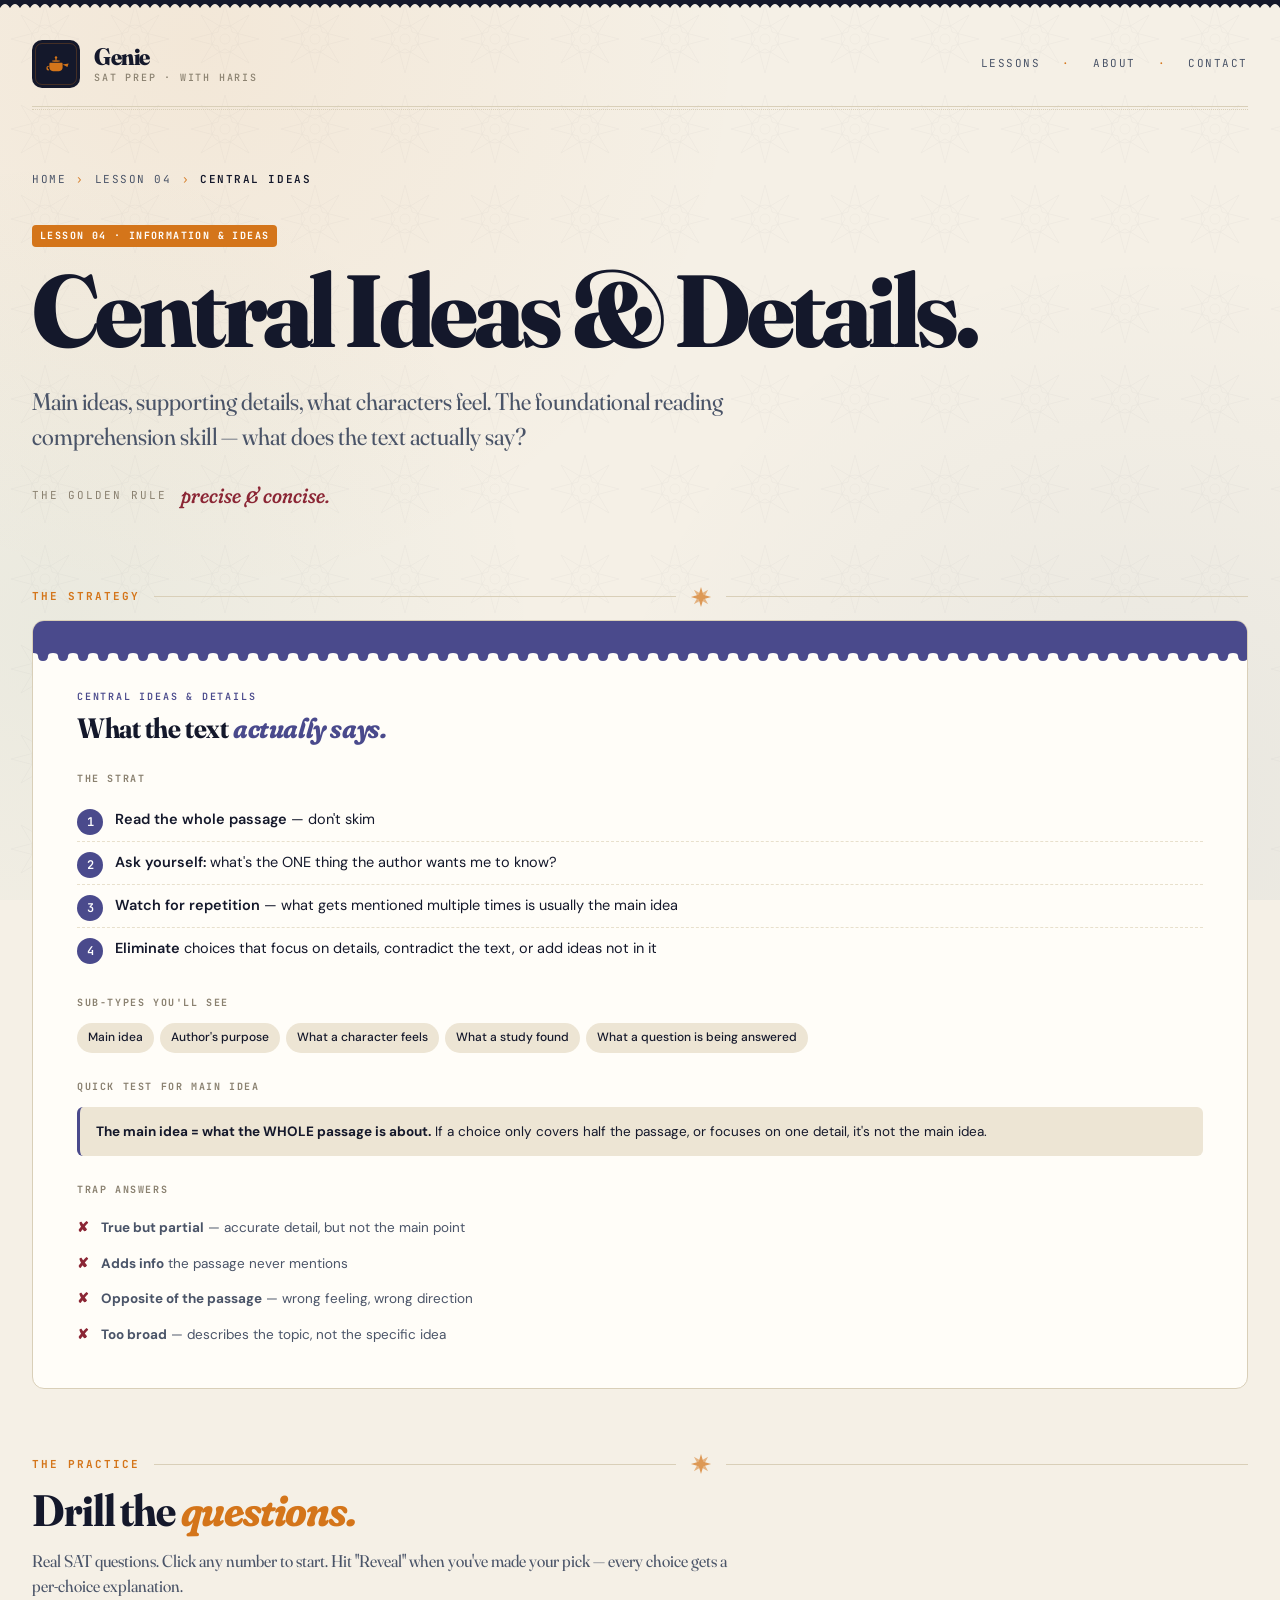
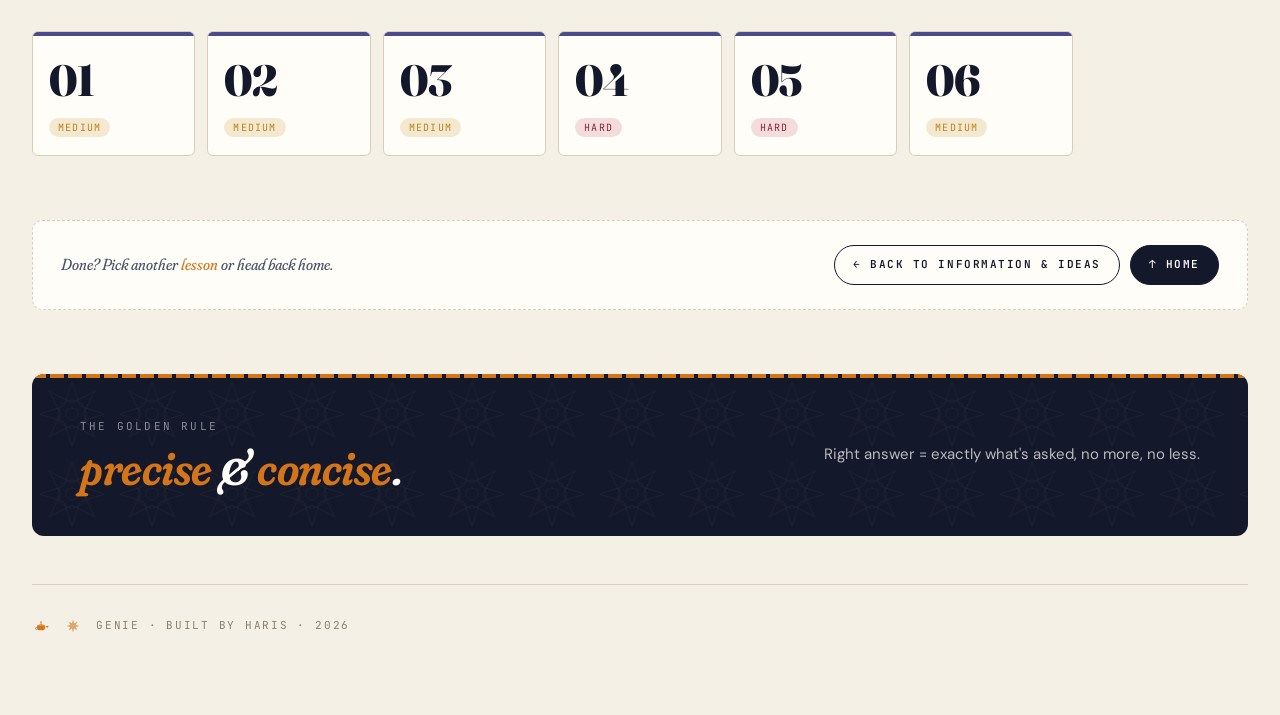
<file: central-ideas.html>
<!DOCTYPE html>
<html lang="en">
<head>
<meta charset="UTF-8">
<meta name="viewport" content="width=device-width, initial-scale=1.0">
<title>Central Ideas &amp; Details · Genie SAT Prep</title>
<meta name="description" content="Real SAT Reading & Writing questions, walked through in plain English.">
<meta property="og:title" content="Central Ideas &amp; Details · Genie SAT Prep">
<meta property="og:description" content="Real SAT Reading & Writing questions, walked through in plain English.">
<link rel="icon" type="image/svg+xml" href="data:image/svg+xml,%3Csvg xmlns='http://www.w3.org/2000/svg' viewBox='0 0 100 100'%3E%3Crect width='100' height='100' rx='18' fill='%2314182b'/%3E%3Cg fill='%23d4751a'%3E%3Ccircle cx='50' cy='28' r='4'/%3E%3Crect x='48' y='30' width='4' height='8'/%3E%3Cellipse cx='50' cy='40' rx='14' ry='2.5'/%3E%3Cpath d='M 30 46 Q 28 46 28 50 L 28 62 Q 28 72 40 74 L 60 74 Q 72 72 72 62 L 72 50 Q 72 46 70 46 Z'/%3E%3Cpath d='M 72 52 L 92 48 L 88 60 Z'/%3E%3Cpath d='M 28 56 Q 18 56 18 64 Q 18 72 24 72 L 28 70 Q 22 66 22 62 Q 22 58 28 58 Z'/%3E%3C/g%3E%3C/svg%3E">
<link rel="preconnect" href="https://fonts.googleapis.com">
<link rel="preconnect" href="https://fonts.gstatic.com" crossorigin>
<link href="https://fonts.googleapis.com/css2?family=Fraunces:opsz,wght,SOFT@9..144,400;9..144,500;9..144,600;9..144,700;9..144,800;9..144,900&family=DM+Sans:opsz,wght@9..40,400;9..40,500;9..40,600;9..40,700&family=JetBrains+Mono:wght@400;500;600&display=swap" rel="stylesheet">
<link rel="stylesheet" href="style.css">
</head>
<body>
<div class="app">
  <div class="frieze-top"></div>
  <div class="topbar">
    <a href="index.html" class="brand-link">
      <div class="brand-mark"><svg viewBox="0 0 100 100" xmlns="http://www.w3.org/2000/svg">
  <circle cx="50" cy="28" r="4"/><rect x="48" y="30" width="4" height="8"/>
  <ellipse cx="50" cy="40" rx="14" ry="2.5"/>
  <path d="M 30 46 Q 28 46 28 50 L 28 62 Q 28 72 40 74 L 60 74 Q 72 72 72 62 L 72 50 Q 72 46 70 46 Z"/>
  <path d="M 72 52 L 92 48 L 88 60 Z"/>
  <path d="M 28 56 Q 18 56 18 64 Q 18 72 24 72 L 28 70 Q 22 66 22 62 Q 22 58 28 58 Z"/>
</svg></div>
      <div class="brand-text">
        <div class="brand-name">Genie</div>
        <div class="brand-tag">SAT Prep · with Haris</div>
      </div>
    </a>
    <nav class="topbar-meta">
      <a href="index.html#lessons">Lessons</a>
      <span class="dot">·</span>
      <a href="index.html#about">About</a>
      <span class="dot">·</span>
      <a href="mailto:harisch515@gmail.com">Contact</a>
    </nav>
  </div>
  <div class="breadcrumb"><a href="index.html">Home</a> <span class="crumb-arrow">›</span> <a href="information-and-ideas.html">Lesson 04</a> <span class="crumb-arrow">›</span> <span class="current">Central Ideas</span></div>

  <section class="hero">
    <div class="hero-eyebrow"><span class="lesson-num">Lesson 04 · Information &amp; Ideas</span></div>
    <h1 class="hero-title">Central Ideas & Details.</h1>
    <p class="hero-sub">Main ideas, supporting details, what characters feel. The foundational reading comprehension skill — what does the text actually say?</p>
    <div class="hero-rule">
      <span class="hero-rule-label">The Golden Rule</span>
      <span class="hero-rule-text">precise &amp; concise.</span>
    </div>
  </section>

  <section class="section">
    <div class="section-hdr">
      <div class="section-eyebrow">The Strategy</div>
      <span class="section-rule"></span><svg class="ornament-star" viewBox="0 0 24 24" aria-hidden="true">
  <path d="M12 1 L14.5 9.5 L23 12 L14.5 14.5 L12 23 L9.5 14.5 L1 12 L9.5 9.5 Z"/>
  <path d="M12 1 L14.5 9.5 L23 12 L14.5 14.5 L12 23 L9.5 14.5 L1 12 L9.5 9.5 Z" transform="rotate(45 12 12)" opacity="0.7"/>
</svg><span class="section-rule"></span>
    </div>
    
    <div class="strategy-card" style="--card-color: var(--c-central)">
      <div class="strat-frieze"></div>
      <div class="strategy-body">
        <div class="strat-label">Central Ideas &amp; Details</div>
        <h3 class="strat-h3">What the text <em>actually says.</em></h3>
        <div class="strat-section"><h4>The strat</h4><ol class="strat-steps"><li><strong>Read the whole passage</strong> — don't skim</li><li><strong>Ask yourself:</strong> what's the ONE thing the author wants me to know?</li><li><strong>Watch for repetition</strong> — what gets mentioned multiple times is usually the main idea</li><li><strong>Eliminate</strong> choices that focus on details, contradict the text, or add ideas not in it</li></ol></div><div class="strat-section"><h4>Sub-types you'll see</h4><div class="strat-pills"><span class="strat-pill">Main idea</span><span class="strat-pill">Author's purpose</span><span class="strat-pill">What a character feels</span><span class="strat-pill">What a study found</span><span class="strat-pill">What a question is being answered</span></div></div><div class="strat-section"><h4>Quick test for main idea</h4>
        <div style="background: var(--bg-warm); padding: 14px 16px; border-radius: 6px; border-left: 3px solid var(--c-central); font-size: 13.5px; line-height: 1.6;">
          <strong>The main idea = what the WHOLE passage is about.</strong> If a choice only covers half the passage, or focuses on one detail, it's not the main idea.
        </div></div><div class="strat-section"><h4>Trap answers</h4><ul class="strat-traps"><li><strong>True but partial</strong> — accurate detail, but not the main point</li><li><strong>Adds info</strong> the passage never mentions</li><li><strong>Opposite of the passage</strong> — wrong feeling, wrong direction</li><li><strong>Too broad</strong> — describes the topic, not the specific idea</li></ul></div>
      </div>
    </div>
  </section>

  <section class="section" id="qbank-section">
    <div class="section-hdr">
      <div class="section-eyebrow">The Practice</div>
      <span class="section-rule"></span><svg class="ornament-star" viewBox="0 0 24 24" aria-hidden="true">
  <path d="M12 1 L14.5 9.5 L23 12 L14.5 14.5 L12 23 L9.5 14.5 L1 12 L9.5 9.5 Z"/>
  <path d="M12 1 L14.5 9.5 L23 12 L14.5 14.5 L12 23 L9.5 14.5 L1 12 L9.5 9.5 Z" transform="rotate(45 12 12)" opacity="0.7"/>
</svg><span class="section-rule"></span>
    </div>
    <h2 class="section-title">Drill the <em>questions.</em></h2>
    <p class="section-sub">Real SAT questions. Click any number to start. Hit "Reveal" when you've made your pick — every choice gets a per-choice explanation.</p>
    <div class="qbank-grid" id="qbank"></div>
  </section>

  <section id="qview" class="qview"></section>

  <div class="return-bar">
    <div class="return-text">Done? Pick another <em>lesson</em> or head back home.</div>
    <div class="return-actions"><a class="return-link outline" href="information-and-ideas.html">← Back to Information &amp; Ideas</a><a class="return-link" href="index.html">↑ Home</a></div>
  </div>

  <div class="golden-rule-strip">
    <div>
      <div class="rule-label">The Golden Rule</div>
      <div class="rule-text"><em>precise</em> &amp; <em>concise</em>.</div>
    </div>
    <div class="rule-sub">Right answer = exactly what's asked, no more, no less.</div>
  </div>

<script src="questions-data.js"></script>
<script>
  const SKILL_KEY = "central-ideas";
  const CARD_COLOR_VAR = "--c-central";
  const ALL_QUESTIONS = IAI_QUESTIONS;
  const questions = ALL_QUESTIONS.filter(q => q.skill === 'central');
</script>
<script src="engine.js"></script>

  <div class="footer">
    <div class="footer-brand">
      <svg class="footer-lamp" viewBox="0 0 100 100">
        <circle cx="50" cy="28" r="4"/><rect x="48" y="30" width="4" height="8"/>
        <ellipse cx="50" cy="40" rx="14" ry="2.5"/>
        <path d="M 30 46 Q 28 46 28 50 L 28 62 Q 28 72 40 74 L 60 74 Q 72 72 72 62 L 72 50 Q 72 46 70 46 Z"/>
        <path d="M 72 52 L 92 48 L 88 60 Z"/>
        <path d="M 28 56 Q 18 56 18 64 Q 18 72 24 72 L 28 70 Q 22 66 22 62 Q 22 58 28 58 Z"/>
      </svg>
      <svg class="footer-ornament" viewBox="0 0 24 24" aria-hidden="true">
        <path d="M12 1 L14.5 9.5 L23 12 L14.5 14.5 L12 23 L9.5 14.5 L1 12 L9.5 9.5 Z"/>
        <path d="M12 1 L14.5 9.5 L23 12 L14.5 14.5 L12 23 L9.5 14.5 L1 12 L9.5 9.5 Z" transform="rotate(45 12 12)"/>
      </svg>
      <span>Genie · Built by Haris · 2026</span>
    </div>
  </div>
</div>
</body>
</html>
</file>
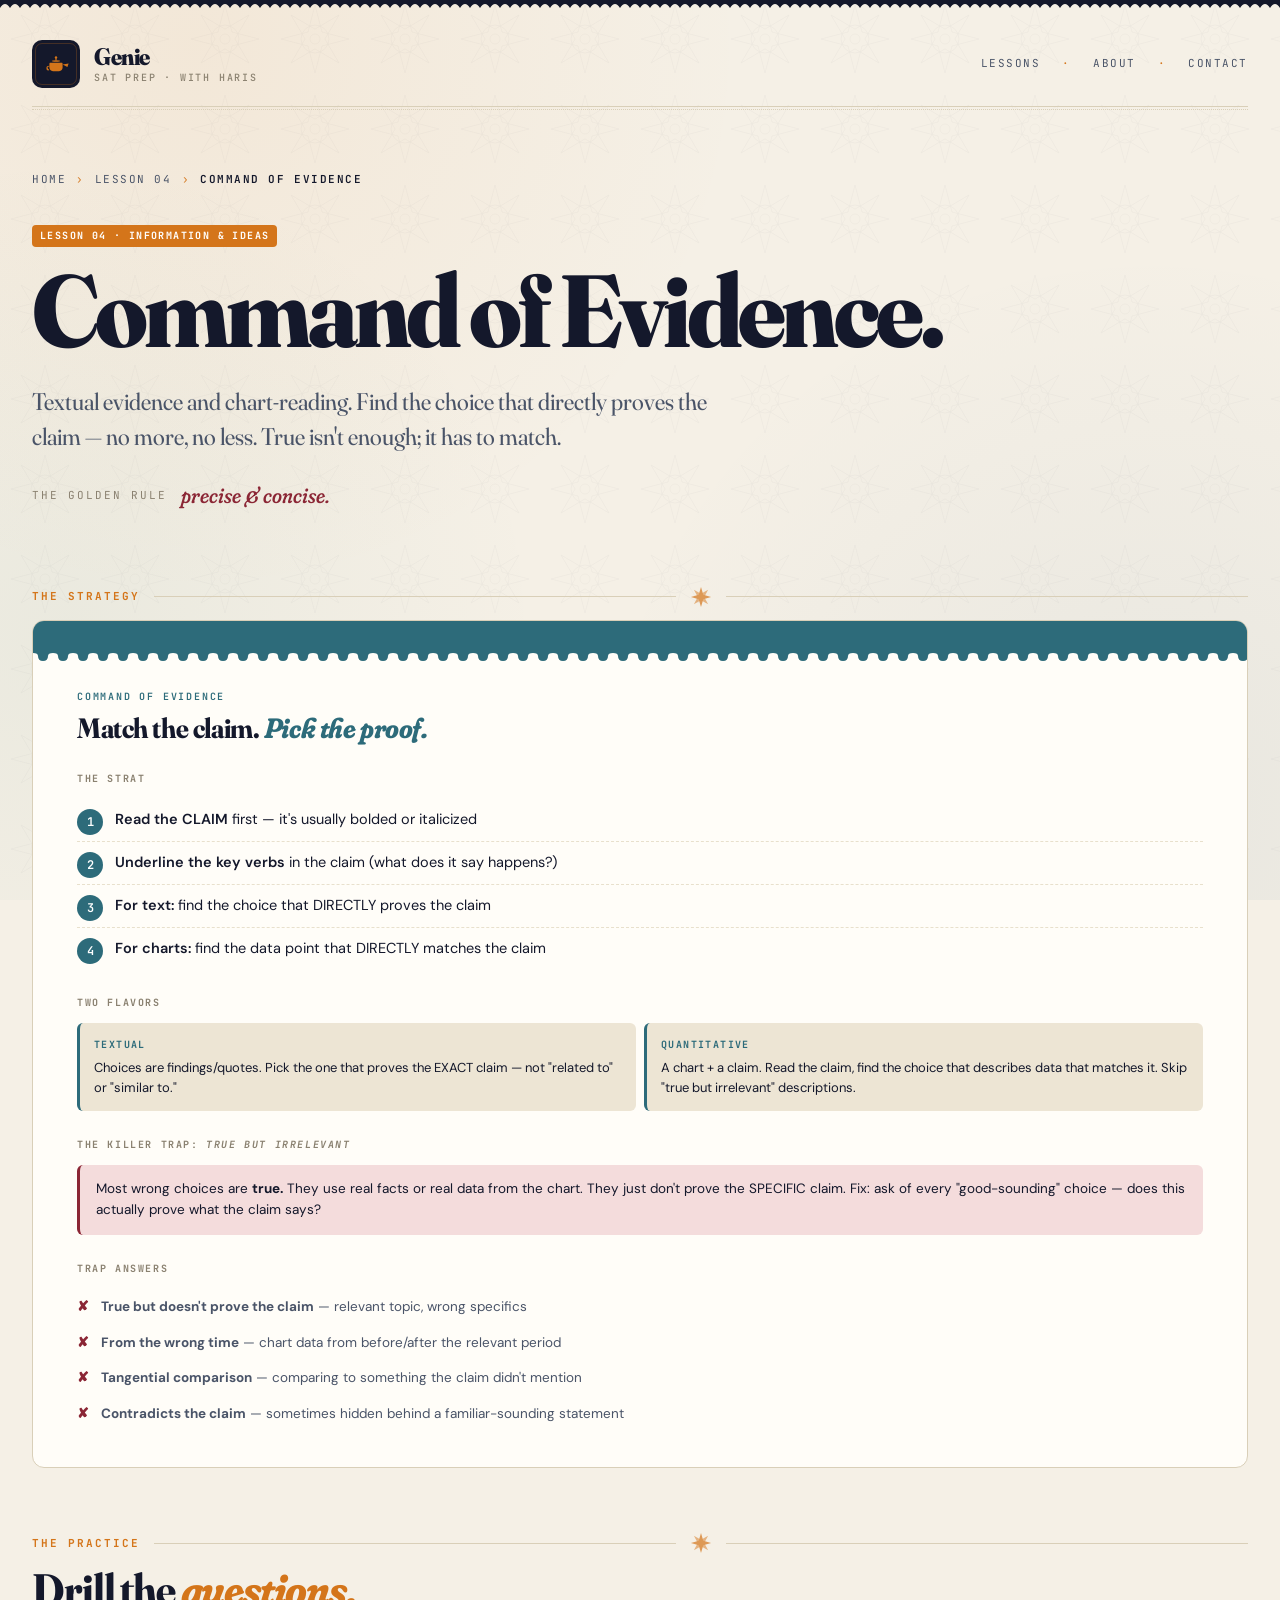
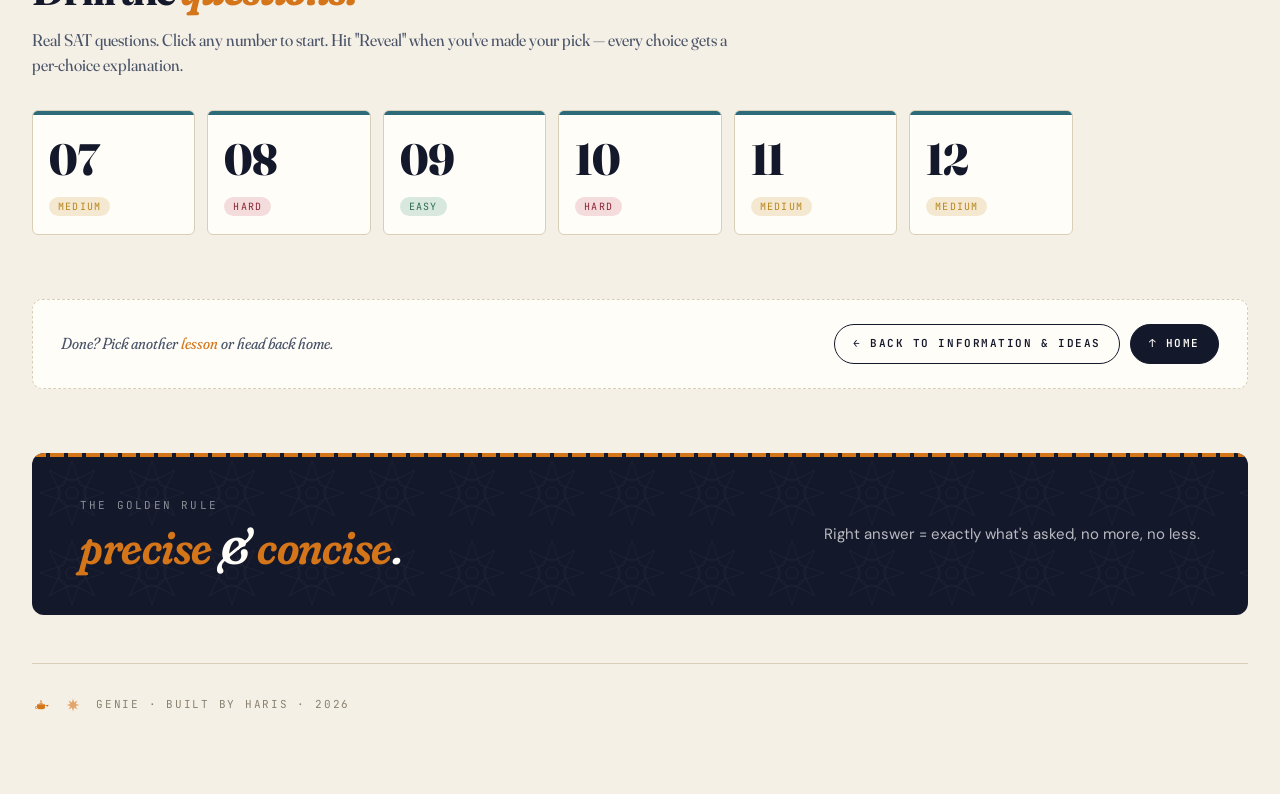
<file: command-of-evidence.html>
<!DOCTYPE html>
<html lang="en">
<head>
<meta charset="UTF-8">
<meta name="viewport" content="width=device-width, initial-scale=1.0">
<title>Command of Evidence · Genie SAT Prep</title>
<meta name="description" content="Real SAT Reading & Writing questions, walked through in plain English.">
<meta property="og:title" content="Command of Evidence · Genie SAT Prep">
<meta property="og:description" content="Real SAT Reading & Writing questions, walked through in plain English.">
<link rel="icon" type="image/svg+xml" href="data:image/svg+xml,%3Csvg xmlns='http://www.w3.org/2000/svg' viewBox='0 0 100 100'%3E%3Crect width='100' height='100' rx='18' fill='%2314182b'/%3E%3Cg fill='%23d4751a'%3E%3Ccircle cx='50' cy='28' r='4'/%3E%3Crect x='48' y='30' width='4' height='8'/%3E%3Cellipse cx='50' cy='40' rx='14' ry='2.5'/%3E%3Cpath d='M 30 46 Q 28 46 28 50 L 28 62 Q 28 72 40 74 L 60 74 Q 72 72 72 62 L 72 50 Q 72 46 70 46 Z'/%3E%3Cpath d='M 72 52 L 92 48 L 88 60 Z'/%3E%3Cpath d='M 28 56 Q 18 56 18 64 Q 18 72 24 72 L 28 70 Q 22 66 22 62 Q 22 58 28 58 Z'/%3E%3C/g%3E%3C/svg%3E">
<link rel="preconnect" href="https://fonts.googleapis.com">
<link rel="preconnect" href="https://fonts.gstatic.com" crossorigin>
<link href="https://fonts.googleapis.com/css2?family=Fraunces:opsz,wght,SOFT@9..144,400;9..144,500;9..144,600;9..144,700;9..144,800;9..144,900&family=DM+Sans:opsz,wght@9..40,400;9..40,500;9..40,600;9..40,700&family=JetBrains+Mono:wght@400;500;600&display=swap" rel="stylesheet">
<link rel="stylesheet" href="style.css">
</head>
<body>
<div class="app">
  <div class="frieze-top"></div>
  <div class="topbar">
    <a href="index.html" class="brand-link">
      <div class="brand-mark"><svg viewBox="0 0 100 100" xmlns="http://www.w3.org/2000/svg">
  <circle cx="50" cy="28" r="4"/><rect x="48" y="30" width="4" height="8"/>
  <ellipse cx="50" cy="40" rx="14" ry="2.5"/>
  <path d="M 30 46 Q 28 46 28 50 L 28 62 Q 28 72 40 74 L 60 74 Q 72 72 72 62 L 72 50 Q 72 46 70 46 Z"/>
  <path d="M 72 52 L 92 48 L 88 60 Z"/>
  <path d="M 28 56 Q 18 56 18 64 Q 18 72 24 72 L 28 70 Q 22 66 22 62 Q 22 58 28 58 Z"/>
</svg></div>
      <div class="brand-text">
        <div class="brand-name">Genie</div>
        <div class="brand-tag">SAT Prep · with Haris</div>
      </div>
    </a>
    <nav class="topbar-meta">
      <a href="index.html#lessons">Lessons</a>
      <span class="dot">·</span>
      <a href="index.html#about">About</a>
      <span class="dot">·</span>
      <a href="mailto:harisch515@gmail.com">Contact</a>
    </nav>
  </div>
  <div class="breadcrumb"><a href="index.html">Home</a> <span class="crumb-arrow">›</span> <a href="information-and-ideas.html">Lesson 04</a> <span class="crumb-arrow">›</span> <span class="current">Command of Evidence</span></div>

  <section class="hero">
    <div class="hero-eyebrow"><span class="lesson-num">Lesson 04 · Information &amp; Ideas</span></div>
    <h1 class="hero-title">Command of Evidence.</h1>
    <p class="hero-sub">Textual evidence and chart-reading. Find the choice that directly proves the claim — no more, no less. True isn't enough; it has to match.</p>
    <div class="hero-rule">
      <span class="hero-rule-label">The Golden Rule</span>
      <span class="hero-rule-text">precise &amp; concise.</span>
    </div>
  </section>

  <section class="section">
    <div class="section-hdr">
      <div class="section-eyebrow">The Strategy</div>
      <span class="section-rule"></span><svg class="ornament-star" viewBox="0 0 24 24" aria-hidden="true">
  <path d="M12 1 L14.5 9.5 L23 12 L14.5 14.5 L12 23 L9.5 14.5 L1 12 L9.5 9.5 Z"/>
  <path d="M12 1 L14.5 9.5 L23 12 L14.5 14.5 L12 23 L9.5 14.5 L1 12 L9.5 9.5 Z" transform="rotate(45 12 12)" opacity="0.7"/>
</svg><span class="section-rule"></span>
    </div>
    
    <div class="strategy-card" style="--card-color: var(--c-evidence)">
      <div class="strat-frieze"></div>
      <div class="strategy-body">
        <div class="strat-label">Command of Evidence</div>
        <h3 class="strat-h3">Match the claim. <em>Pick the proof.</em></h3>
        <div class="strat-section"><h4>The strat</h4><ol class="strat-steps"><li><strong>Read the CLAIM</strong> first — it's usually bolded or italicized</li><li><strong>Underline the key verbs</strong> in the claim (what does it say happens?)</li><li><strong>For text:</strong> find the choice that DIRECTLY proves the claim</li><li><strong>For charts:</strong> find the data point that DIRECTLY matches the claim</li></ol></div><div class="strat-section"><h4>Two flavors</h4>
        <div style="display: grid; grid-template-columns: 1fr 1fr; gap: 8px; font-size: 13px; line-height: 1.5;">
          <div style="padding: 14px; background: var(--bg-warm); border-radius: 6px; border-left: 3px solid var(--c-evidence);">
            <div style="font-family: var(--mono); font-size: 10px; text-transform: uppercase; letter-spacing: 0.14em; color: var(--c-evidence); font-weight: 700; margin-bottom: 6px;">TEXTUAL</div>
            <div>Choices are findings/quotes. Pick the one that proves the EXACT claim — not "related to" or "similar to."</div>
          </div>
          <div style="padding: 14px; background: var(--bg-warm); border-radius: 6px; border-left: 3px solid var(--c-evidence);">
            <div style="font-family: var(--mono); font-size: 10px; text-transform: uppercase; letter-spacing: 0.14em; color: var(--c-evidence); font-weight: 700; margin-bottom: 6px;">QUANTITATIVE</div>
            <div>A chart + a claim. Read the claim, find the choice that describes data that matches it. Skip "true but irrelevant" descriptions.</div>
          </div>
        </div></div><div class="strat-section"><h4>The killer trap: <em>true but irrelevant</em></h4>
        <div style="background: var(--wrong-bg); padding: 14px 16px; border-radius: 6px; border-left: 3px solid var(--accent); font-size: 13.5px; line-height: 1.55; color: var(--ink);">
          Most wrong choices are <strong>true.</strong> They use real facts or real data from the chart. They just don't prove the SPECIFIC claim. Fix: ask of every "good-sounding" choice — does this actually prove what the claim says?
        </div></div><div class="strat-section"><h4>Trap answers</h4><ul class="strat-traps"><li><strong>True but doesn't prove the claim</strong> — relevant topic, wrong specifics</li><li><strong>From the wrong time</strong> — chart data from before/after the relevant period</li><li><strong>Tangential comparison</strong> — comparing to something the claim didn't mention</li><li><strong>Contradicts the claim</strong> — sometimes hidden behind a familiar-sounding statement</li></ul></div>
      </div>
    </div>
  </section>

  <section class="section" id="qbank-section">
    <div class="section-hdr">
      <div class="section-eyebrow">The Practice</div>
      <span class="section-rule"></span><svg class="ornament-star" viewBox="0 0 24 24" aria-hidden="true">
  <path d="M12 1 L14.5 9.5 L23 12 L14.5 14.5 L12 23 L9.5 14.5 L1 12 L9.5 9.5 Z"/>
  <path d="M12 1 L14.5 9.5 L23 12 L14.5 14.5 L12 23 L9.5 14.5 L1 12 L9.5 9.5 Z" transform="rotate(45 12 12)" opacity="0.7"/>
</svg><span class="section-rule"></span>
    </div>
    <h2 class="section-title">Drill the <em>questions.</em></h2>
    <p class="section-sub">Real SAT questions. Click any number to start. Hit "Reveal" when you've made your pick — every choice gets a per-choice explanation.</p>
    <div class="qbank-grid" id="qbank"></div>
  </section>

  <section id="qview" class="qview"></section>

  <div class="return-bar">
    <div class="return-text">Done? Pick another <em>lesson</em> or head back home.</div>
    <div class="return-actions"><a class="return-link outline" href="information-and-ideas.html">← Back to Information &amp; Ideas</a><a class="return-link" href="index.html">↑ Home</a></div>
  </div>

  <div class="golden-rule-strip">
    <div>
      <div class="rule-label">The Golden Rule</div>
      <div class="rule-text"><em>precise</em> &amp; <em>concise</em>.</div>
    </div>
    <div class="rule-sub">Right answer = exactly what's asked, no more, no less.</div>
  </div>

<script src="questions-data.js"></script>
<script>
  const SKILL_KEY = "command-of-evidence";
  const CARD_COLOR_VAR = "--c-evidence";
  const ALL_QUESTIONS = IAI_QUESTIONS;
  const questions = ALL_QUESTIONS.filter(q => q.skill === 'evidence');
</script>
<script src="engine.js"></script>

  <div class="footer">
    <div class="footer-brand">
      <svg class="footer-lamp" viewBox="0 0 100 100">
        <circle cx="50" cy="28" r="4"/><rect x="48" y="30" width="4" height="8"/>
        <ellipse cx="50" cy="40" rx="14" ry="2.5"/>
        <path d="M 30 46 Q 28 46 28 50 L 28 62 Q 28 72 40 74 L 60 74 Q 72 72 72 62 L 72 50 Q 72 46 70 46 Z"/>
        <path d="M 72 52 L 92 48 L 88 60 Z"/>
        <path d="M 28 56 Q 18 56 18 64 Q 18 72 24 72 L 28 70 Q 22 66 22 62 Q 22 58 28 58 Z"/>
      </svg>
      <svg class="footer-ornament" viewBox="0 0 24 24" aria-hidden="true">
        <path d="M12 1 L14.5 9.5 L23 12 L14.5 14.5 L12 23 L9.5 14.5 L1 12 L9.5 9.5 Z"/>
        <path d="M12 1 L14.5 9.5 L23 12 L14.5 14.5 L12 23 L9.5 14.5 L1 12 L9.5 9.5 Z" transform="rotate(45 12 12)"/>
      </svg>
      <span>Genie · Built by Haris · 2026</span>
    </div>
  </div>
</div>
</body>
</html>
</file>
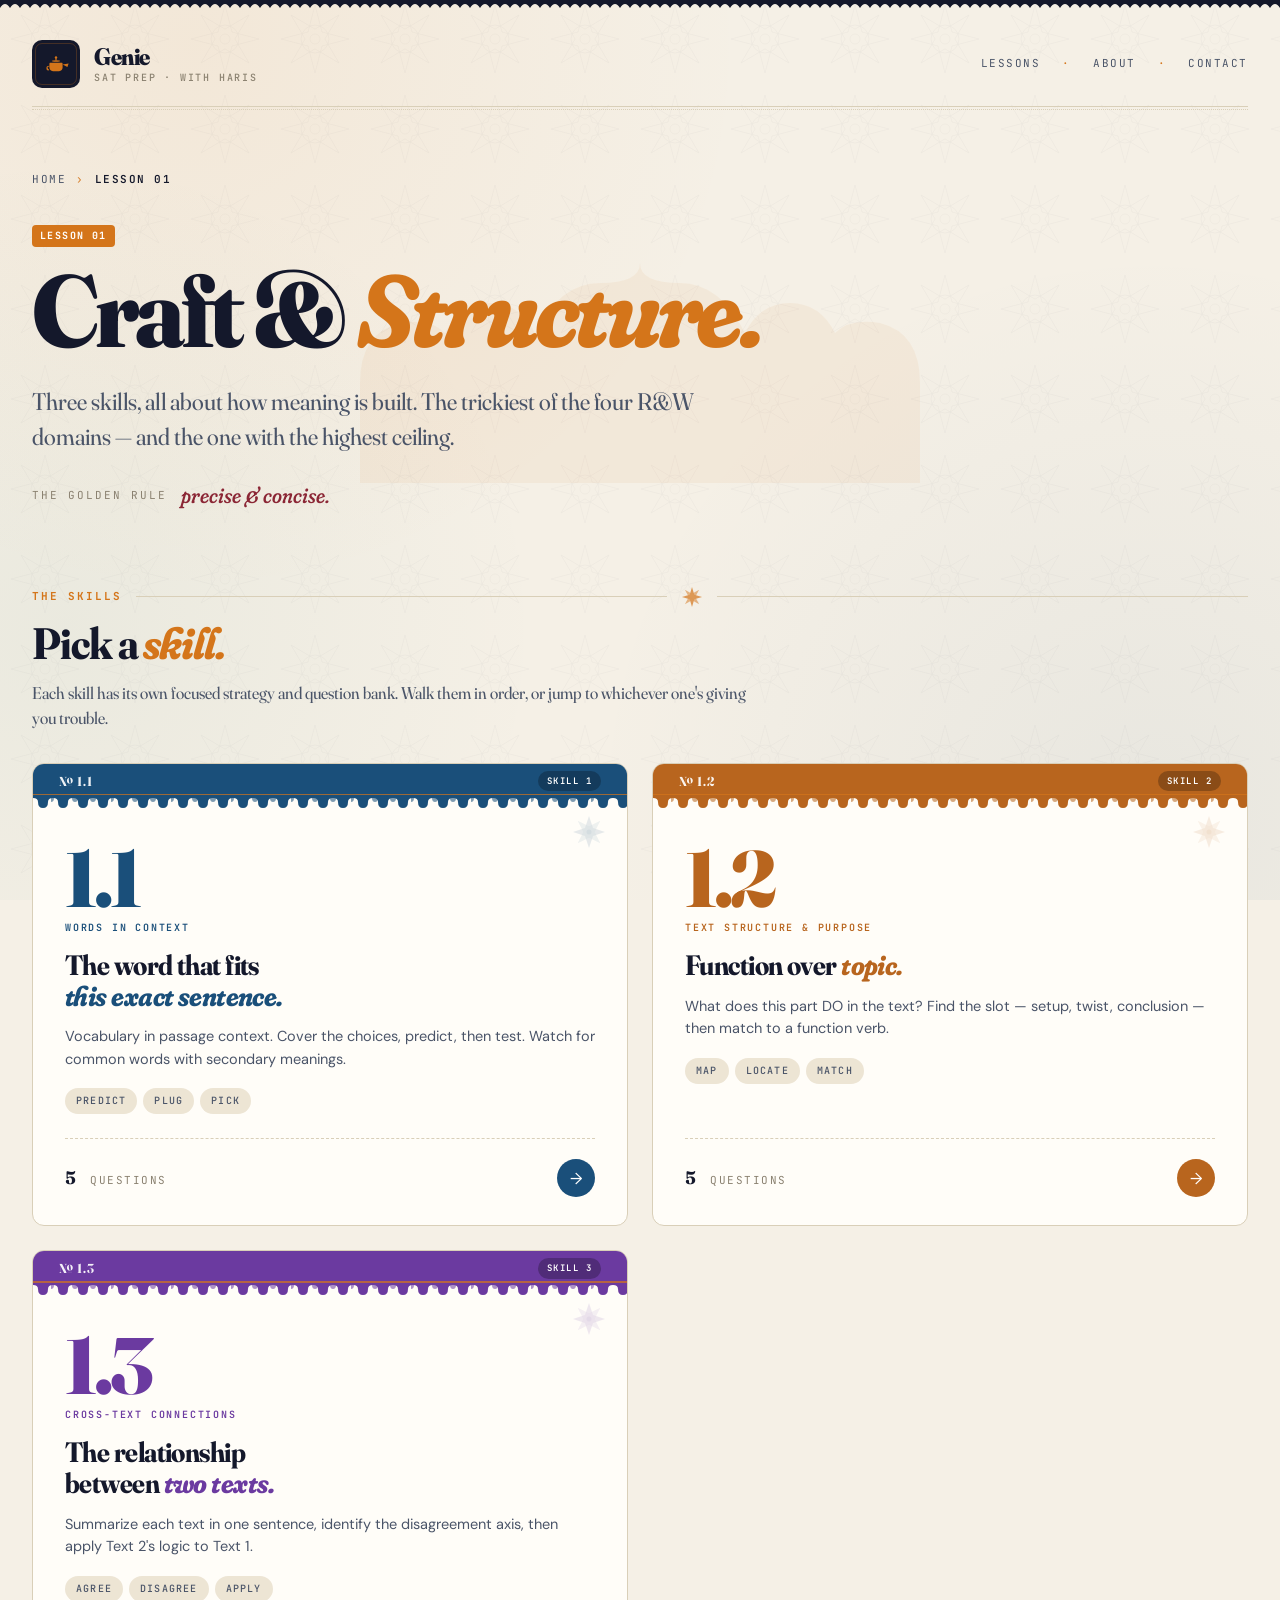
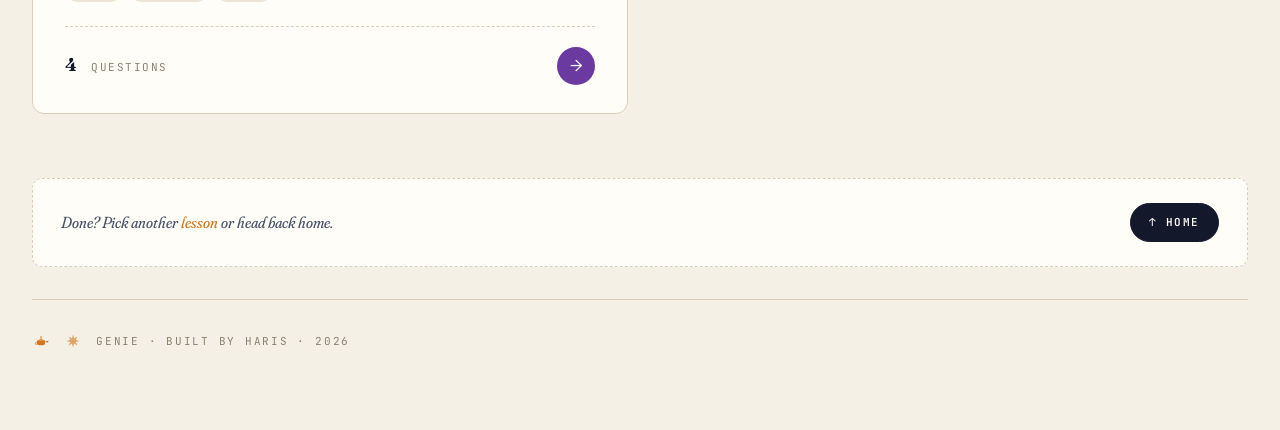
<file: craft-and-structure.html>
<!DOCTYPE html>
<html lang="en">
<head>
<meta charset="UTF-8">
<meta name="viewport" content="width=device-width, initial-scale=1.0">
<title>Craft &amp; Structure. · Genie SAT Prep</title>
<meta name="description" content="Real SAT Reading & Writing questions, walked through in plain English.">
<meta property="og:title" content="Craft &amp; Structure. · Genie SAT Prep">
<meta property="og:description" content="Real SAT Reading & Writing questions, walked through in plain English.">
<meta property="og:type" content="website">
<meta name="twitter:card" content="summary">
<link rel="icon" type="image/svg+xml" href="data:image/svg+xml,%3Csvg xmlns='http://www.w3.org/2000/svg' viewBox='0 0 100 100'%3E%3Crect width='100' height='100' rx='18' fill='%2314182b'/%3E%3Cg fill='%23d4751a'%3E%3Ccircle cx='50' cy='28' r='4'/%3E%3Crect x='48' y='30' width='4' height='8'/%3E%3Cellipse cx='50' cy='40' rx='14' ry='2.5'/%3E%3Cpath d='M 30 46 Q 28 46 28 50 L 28 62 Q 28 72 40 74 L 60 74 Q 72 72 72 62 L 72 50 Q 72 46 70 46 Z'/%3E%3Cpath d='M 72 52 L 92 48 L 88 60 Z'/%3E%3Cpath d='M 28 56 Q 18 56 18 64 Q 18 72 24 72 L 28 70 Q 22 66 22 62 Q 22 58 28 58 Z'/%3E%3C/g%3E%3C/svg%3E">
<link rel="preconnect" href="https://fonts.googleapis.com">
<link rel="preconnect" href="https://fonts.gstatic.com" crossorigin>
<link href="https://fonts.googleapis.com/css2?family=Fraunces:opsz,wght,SOFT@9..144,400;9..144,500;9..144,600;9..144,700;9..144,800;9..144,900&family=DM+Sans:opsz,wght@9..40,400;9..40,500;9..40,600;9..40,700&family=JetBrains+Mono:wght@400;500;600&display=swap" rel="stylesheet">
<link rel="stylesheet" href="style.css">
</head>
<body>
<div class="app">
  <div class="frieze-top"></div>

  <div class="topbar">
    <a href="index.html" class="brand-link">
      <div class="brand-mark"><svg viewBox="0 0 100 100" xmlns="http://www.w3.org/2000/svg">
        <circle cx="50" cy="28" r="4"/>
        <rect x="48" y="30" width="4" height="8"/>
        <ellipse cx="50" cy="40" rx="14" ry="2.5"/>
        <path d="M 30 46 Q 28 46 28 50 L 28 62 Q 28 72 40 74 L 60 74 Q 72 72 72 62 L 72 50 Q 72 46 70 46 Z"/>
        <path d="M 72 52 L 92 48 L 88 60 Z"/>
        <path d="M 28 56 Q 18 56 18 64 Q 18 72 24 72 L 28 70 Q 22 66 22 62 Q 22 58 28 58 Z"/>
      </svg></div>
      <div class="brand-text">
        <div class="brand-name">Genie</div>
        <div class="brand-tag">SAT Prep · with Haris</div>
      </div>
    </a>
    <nav class="topbar-meta">
      <a href="index.html#lessons">Lessons</a>
      <span class="dot">·</span>
      <a href="index.html#about">About</a>
      <span class="dot">·</span>
      <a href="mailto:harisch515@gmail.com">Contact</a>
    </nav>
  </div>


  <div class="breadcrumb"><a href="index.html">Home</a> <span class="crumb-arrow">›</span> <span class="current">Lesson 01</span></div>


  <section class="hero">
    <svg class="hero-arch" viewBox="0 0 720 280" xmlns="http://www.w3.org/2000/svg" aria-hidden="true" preserveAspectRatio="xMidYMid meet">
      <path d="M 80 280 L 80 180 Q 80 130, 120 120 Q 150 115, 165 130 Q 180 100, 210 100 Q 240 100, 255 130 Q 280 80, 320 80 Q 360 80, 360 60 Q 360 80, 400 80 Q 440 80, 465 130 Q 480 100, 510 100 Q 540 100, 555 130 Q 570 115, 600 120 Q 640 130, 640 180 L 640 280 Z" fill="currentColor"/>
    </svg>
    <div class="hero-eyebrow"><span class="lesson-num">Lesson 01</span></div>
    <h1 class="hero-title">Craft &amp; <span class="accent">Structure.</span></h1>
    <p class="hero-sub">Three skills, all about how meaning is built. The trickiest of the four R&amp;W domains — and the one with the highest ceiling.</p>
    <div class="hero-rule">
      <span class="hero-rule-label">The Golden Rule</span>
      <span class="hero-rule-text">precise &amp; concise.</span>
    </div>
  </section>

  <section class="section">
    <div class="section-hdr">
      <div class="section-eyebrow">The Skills</div>
      <span class="section-rule"></span>
      <svg class="ornament-star" viewBox="0 0 24 24" xmlns="http://www.w3.org/2000/svg" aria-hidden="true">
        <path d="M12 1 L14.5 9.5 L23 12 L14.5 14.5 L12 23 L9.5 14.5 L1 12 L9.5 9.5 Z"/>
        <path d="M12 1 L14.5 9.5 L23 12 L14.5 14.5 L12 23 L9.5 14.5 L1 12 L9.5 9.5 Z" transform="rotate(45 12 12)" opacity="0.7"/>
      </svg>
      <span class="section-rule"></span>
    </div>
    <h2 class="section-title">Pick a <em>skill.</em></h2>
    <p class="section-sub">Each skill has its own focused strategy and question bank. Walk them in order, or jump to whichever one's giving you trouble.</p>

    <div class="lesson-grid ">
      
      <a href="words-in-context.html" class="lesson-card" style="--card-color: var(--c-words)">
        <div class="muqarnas-frieze">
          <div class="tier-1">
            <span class="frieze-num">№ 1.1</span>
            <span class="frieze-badge">Skill 1</span>
          </div>
          <div class="tier-divider"></div>
          <div class="tier-2"></div>
        </div>
        <div class="card-body">
          <svg class="card-corner" viewBox="0 0 40 40" xmlns="http://www.w3.org/2000/svg" aria-hidden="true">
            <path d="M20 4 L24 16 L36 20 L24 24 L20 36 L16 24 L4 20 L16 16 Z" fill="currentColor" opacity="0.6"/>
            <path d="M20 4 L24 16 L36 20 L24 24 L20 36 L16 24 L4 20 L16 16 Z" transform="rotate(45 20 20)" fill="currentColor" opacity="0.4"/>
            <circle cx="20" cy="20" r="2.5" fill="currentColor"/>
          </svg>
          <div class="card-num">1.1</div>
          <div class="card-skill">Words in Context</div>
          <h3 class="card-title">The word that fits<br><em>this exact sentence.</em></h3>
          <p class="card-desc">Vocabulary in passage context. Cover the choices, predict, then test. Watch for common words with secondary meanings.</p>
          <div class="card-topics"><span class="topic-pill">Predict</span><span class="topic-pill">Plug</span><span class="topic-pill">Pick</span></div>
          <div class="card-foot">
            <div class="card-qcount"><strong>5</strong> questions</div>
            <div class="card-arrow">→</div>
          </div>
        </div>
      </a>
    
      <a href="text-structure.html" class="lesson-card" style="--card-color: var(--c-structure)">
        <div class="muqarnas-frieze">
          <div class="tier-1">
            <span class="frieze-num">№ 1.2</span>
            <span class="frieze-badge">Skill 2</span>
          </div>
          <div class="tier-divider"></div>
          <div class="tier-2"></div>
        </div>
        <div class="card-body">
          <svg class="card-corner" viewBox="0 0 40 40" xmlns="http://www.w3.org/2000/svg" aria-hidden="true">
            <path d="M20 4 L24 16 L36 20 L24 24 L20 36 L16 24 L4 20 L16 16 Z" fill="currentColor" opacity="0.6"/>
            <path d="M20 4 L24 16 L36 20 L24 24 L20 36 L16 24 L4 20 L16 16 Z" transform="rotate(45 20 20)" fill="currentColor" opacity="0.4"/>
            <circle cx="20" cy="20" r="2.5" fill="currentColor"/>
          </svg>
          <div class="card-num">1.2</div>
          <div class="card-skill">Text Structure &amp; Purpose</div>
          <h3 class="card-title">Function over <em>topic.</em></h3>
          <p class="card-desc">What does this part DO in the text? Find the slot — setup, twist, conclusion — then match to a function verb.</p>
          <div class="card-topics"><span class="topic-pill">Map</span><span class="topic-pill">Locate</span><span class="topic-pill">Match</span></div>
          <div class="card-foot">
            <div class="card-qcount"><strong>5</strong> questions</div>
            <div class="card-arrow">→</div>
          </div>
        </div>
      </a>
    
      <a href="cross-text.html" class="lesson-card" style="--card-color: var(--c-cross)">
        <div class="muqarnas-frieze">
          <div class="tier-1">
            <span class="frieze-num">№ 1.3</span>
            <span class="frieze-badge">Skill 3</span>
          </div>
          <div class="tier-divider"></div>
          <div class="tier-2"></div>
        </div>
        <div class="card-body">
          <svg class="card-corner" viewBox="0 0 40 40" xmlns="http://www.w3.org/2000/svg" aria-hidden="true">
            <path d="M20 4 L24 16 L36 20 L24 24 L20 36 L16 24 L4 20 L16 16 Z" fill="currentColor" opacity="0.6"/>
            <path d="M20 4 L24 16 L36 20 L24 24 L20 36 L16 24 L4 20 L16 16 Z" transform="rotate(45 20 20)" fill="currentColor" opacity="0.4"/>
            <circle cx="20" cy="20" r="2.5" fill="currentColor"/>
          </svg>
          <div class="card-num">1.3</div>
          <div class="card-skill">Cross-Text Connections</div>
          <h3 class="card-title">The relationship<br>between <em>two texts.</em></h3>
          <p class="card-desc">Summarize each text in one sentence, identify the disagreement axis, then apply Text 2's logic to Text 1.</p>
          <div class="card-topics"><span class="topic-pill">Agree</span><span class="topic-pill">Disagree</span><span class="topic-pill">Apply</span></div>
          <div class="card-foot">
            <div class="card-qcount"><strong>4</strong> questions</div>
            <div class="card-arrow">→</div>
          </div>
        </div>
      </a>
    
    </div>
  </section>

  
  <div class="return-bar">
    <div class="return-text">Done? Pick another <em>lesson</em> or head back home.</div>
    <div class="return-actions"><a class="return-link" href="index.html">↑ Home</a></div>
  </div>


  
  <div class="footer">
    <div class="footer-brand">
      <svg class="footer-lamp" viewBox="0 0 100 100" xmlns="http://www.w3.org/2000/svg">
        <circle cx="50" cy="28" r="4"/>
        <rect x="48" y="30" width="4" height="8"/>
        <ellipse cx="50" cy="40" rx="14" ry="2.5"/>
        <path d="M 30 46 Q 28 46 28 50 L 28 62 Q 28 72 40 74 L 60 74 Q 72 72 72 62 L 72 50 Q 72 46 70 46 Z"/>
        <path d="M 72 52 L 92 48 L 88 60 Z"/>
        <path d="M 28 56 Q 18 56 18 64 Q 18 72 24 72 L 28 70 Q 22 66 22 62 Q 22 58 28 58 Z"/>
      </svg>
      <svg class="footer-ornament" viewBox="0 0 24 24" aria-hidden="true">
        <path d="M12 1 L14.5 9.5 L23 12 L14.5 14.5 L12 23 L9.5 14.5 L1 12 L9.5 9.5 Z"/>
        <path d="M12 1 L14.5 9.5 L23 12 L14.5 14.5 L12 23 L9.5 14.5 L1 12 L9.5 9.5 Z" transform="rotate(45 12 12)"/>
      </svg>
      <span>Genie · Built by Haris · 2026</span>
    </div>
  </div>
</div>
</body>
</html>
</file>
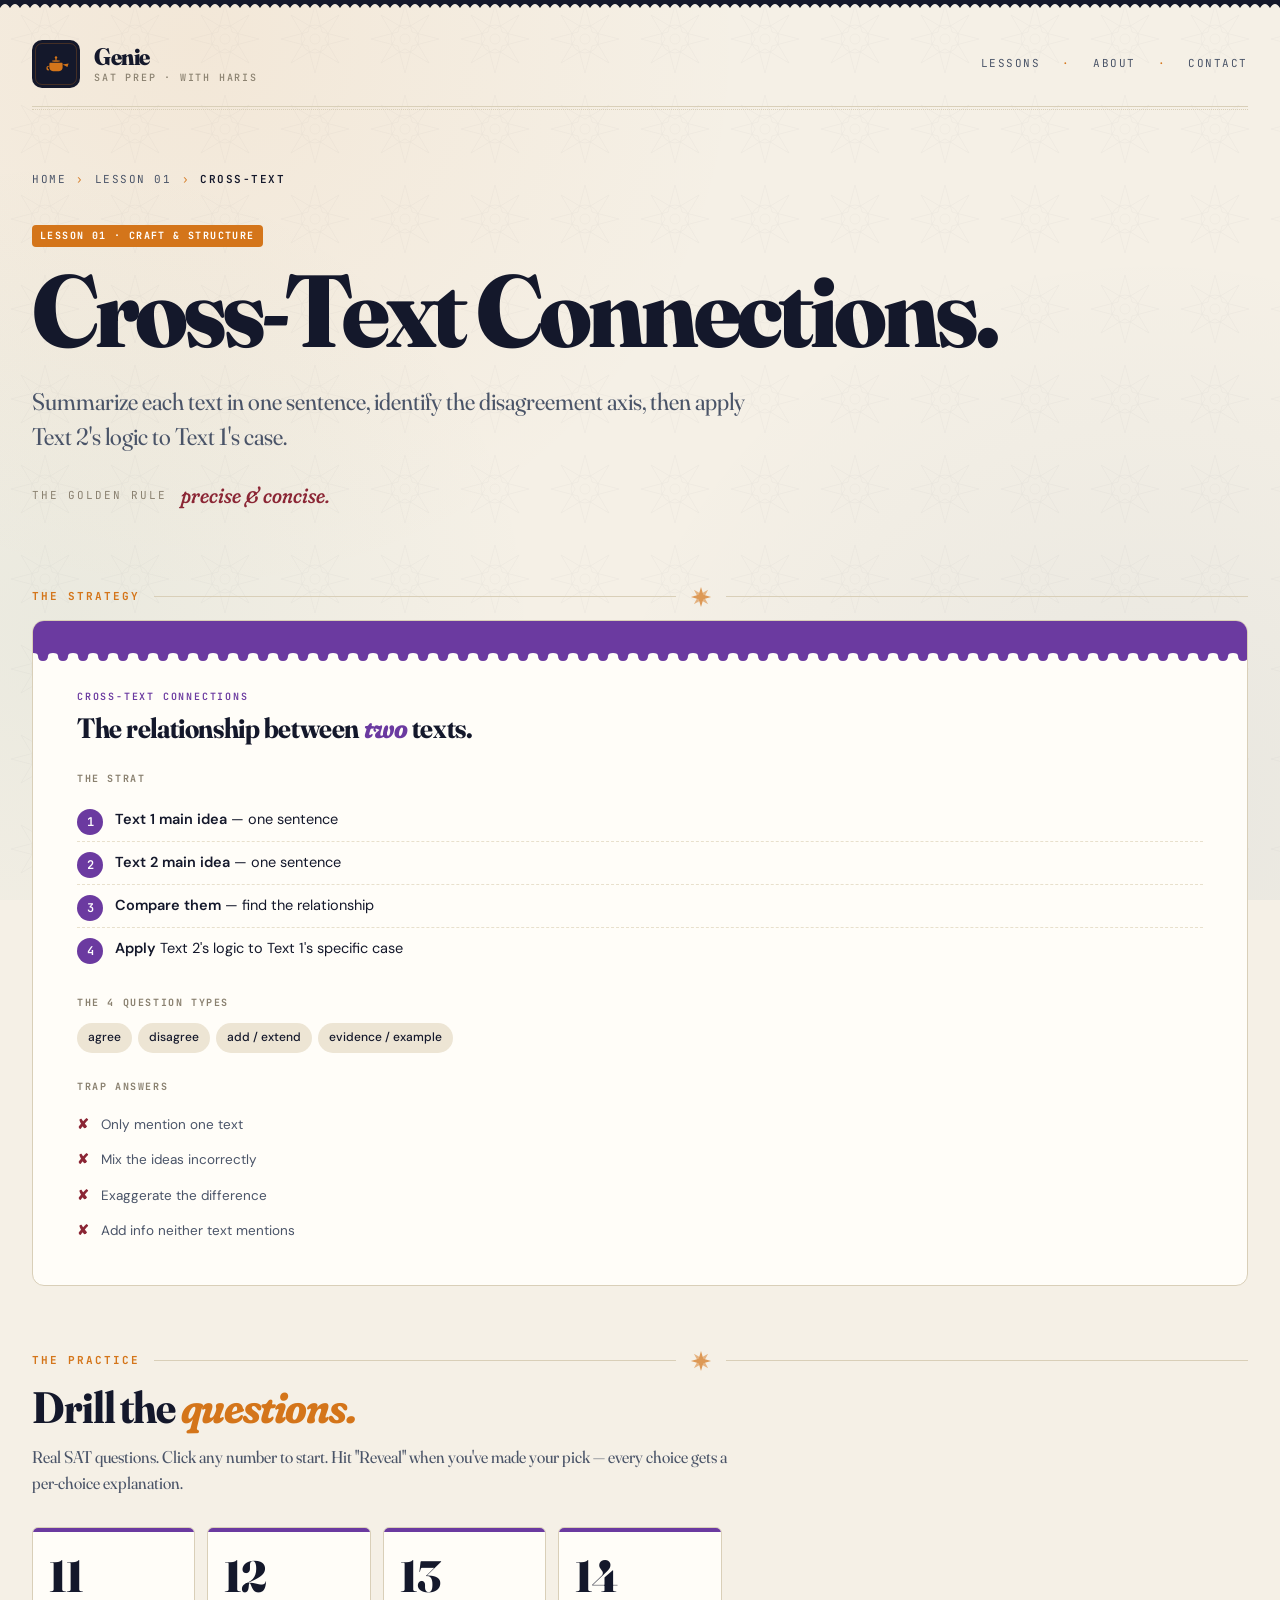
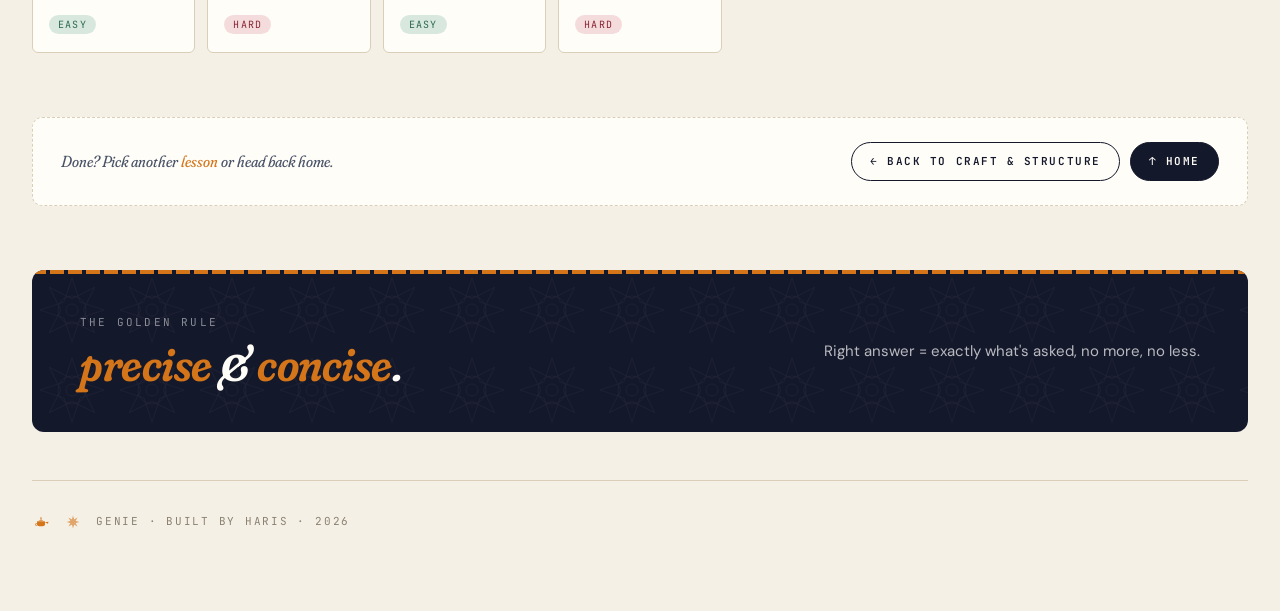
<file: cross-text.html>
<!DOCTYPE html>
<html lang="en">
<head>
<meta charset="UTF-8">
<meta name="viewport" content="width=device-width, initial-scale=1.0">
<title>Cross-Text Connections · Genie SAT Prep</title>
<meta name="description" content="Real SAT Reading & Writing questions, walked through in plain English.">
<meta property="og:title" content="Cross-Text Connections · Genie SAT Prep">
<meta property="og:description" content="Real SAT Reading & Writing questions, walked through in plain English.">
<meta property="og:type" content="website">
<meta name="twitter:card" content="summary">
<link rel="icon" type="image/svg+xml" href="data:image/svg+xml,%3Csvg xmlns='http://www.w3.org/2000/svg' viewBox='0 0 100 100'%3E%3Crect width='100' height='100' rx='18' fill='%2314182b'/%3E%3Cg fill='%23d4751a'%3E%3Ccircle cx='50' cy='28' r='4'/%3E%3Crect x='48' y='30' width='4' height='8'/%3E%3Cellipse cx='50' cy='40' rx='14' ry='2.5'/%3E%3Cpath d='M 30 46 Q 28 46 28 50 L 28 62 Q 28 72 40 74 L 60 74 Q 72 72 72 62 L 72 50 Q 72 46 70 46 Z'/%3E%3Cpath d='M 72 52 L 92 48 L 88 60 Z'/%3E%3Cpath d='M 28 56 Q 18 56 18 64 Q 18 72 24 72 L 28 70 Q 22 66 22 62 Q 22 58 28 58 Z'/%3E%3C/g%3E%3C/svg%3E">
<link rel="preconnect" href="https://fonts.googleapis.com">
<link rel="preconnect" href="https://fonts.gstatic.com" crossorigin>
<link href="https://fonts.googleapis.com/css2?family=Fraunces:opsz,wght,SOFT@9..144,400;9..144,500;9..144,600;9..144,700;9..144,800;9..144,900&family=DM+Sans:opsz,wght@9..40,400;9..40,500;9..40,600;9..40,700&family=JetBrains+Mono:wght@400;500;600&display=swap" rel="stylesheet">
<link rel="stylesheet" href="style.css">
</head>
<body>
<div class="app">
  <div class="frieze-top"></div>

  <div class="topbar">
    <a href="index.html" class="brand-link">
      <div class="brand-mark"><svg viewBox="0 0 100 100" xmlns="http://www.w3.org/2000/svg">
        <circle cx="50" cy="28" r="4"/>
        <rect x="48" y="30" width="4" height="8"/>
        <ellipse cx="50" cy="40" rx="14" ry="2.5"/>
        <path d="M 30 46 Q 28 46 28 50 L 28 62 Q 28 72 40 74 L 60 74 Q 72 72 72 62 L 72 50 Q 72 46 70 46 Z"/>
        <path d="M 72 52 L 92 48 L 88 60 Z"/>
        <path d="M 28 56 Q 18 56 18 64 Q 18 72 24 72 L 28 70 Q 22 66 22 62 Q 22 58 28 58 Z"/>
      </svg></div>
      <div class="brand-text">
        <div class="brand-name">Genie</div>
        <div class="brand-tag">SAT Prep · with Haris</div>
      </div>
    </a>
    <nav class="topbar-meta">
      <a href="index.html#lessons">Lessons</a>
      <span class="dot">·</span>
      <a href="index.html#about">About</a>
      <span class="dot">·</span>
      <a href="mailto:harisch515@gmail.com">Contact</a>
    </nav>
  </div>


  <div class="breadcrumb"><a href="index.html">Home</a> <span class="crumb-arrow">›</span> <a href="craft-and-structure.html">Lesson 01</a> <span class="crumb-arrow">›</span> <span class="current">Cross-Text</span></div>


  <section class="hero">
    <div class="hero-eyebrow"><span class="lesson-num">Lesson 01 · Craft &amp; Structure</span></div>
    <h1 class="hero-title">Cross-Text Connections.</h1>
    <p class="hero-sub">Summarize each text in one sentence, identify the disagreement axis, then apply Text 2's logic to Text 1's case.</p>
    <div class="hero-rule">
      <span class="hero-rule-label">The Golden Rule</span>
      <span class="hero-rule-text">precise &amp; concise.</span>
    </div>
  </section>

  <section class="section">
    <div class="section-hdr">
      <div class="section-eyebrow">The Strategy</div>
      <span class="section-rule"></span>
      <svg class="ornament-star" viewBox="0 0 24 24" xmlns="http://www.w3.org/2000/svg" aria-hidden="true">
        <path d="M12 1 L14.5 9.5 L23 12 L14.5 14.5 L12 23 L9.5 14.5 L1 12 L9.5 9.5 Z"/>
        <path d="M12 1 L14.5 9.5 L23 12 L14.5 14.5 L12 23 L9.5 14.5 L1 12 L9.5 9.5 Z" transform="rotate(45 12 12)" opacity="0.7"/>
      </svg>
      <span class="section-rule"></span>
    </div>
    
    <div class="strategy-card" style="--card-color: var(--c-cross)">
      <div class="strat-frieze"></div>
      <div class="strategy-body">
        <div class="strat-label">Cross-Text Connections</div>
        <h3 class="strat-h3">The relationship between <em>two</em> texts.</h3>
        
      <div class="strat-section">
        <h4>The strat</h4>
        <ol class="strat-steps"><li><strong>Text 1 main idea</strong> — one sentence</li><li><strong>Text 2 main idea</strong> — one sentence</li><li><strong>Compare them</strong> — find the relationship</li><li><strong>Apply</strong> Text 2's logic to Text 1's specific case</li></ol>
      </div>
      <div class="strat-section">
        <h4>The 4 question types</h4>
        <div class="strat-pills"><span class="strat-pill">agree</span><span class="strat-pill">disagree</span><span class="strat-pill">add / extend</span><span class="strat-pill">evidence / example</span></div>
      </div>
      <div class="strat-section">
        <h4>Trap answers</h4>
        <ul class="strat-traps"><li>Only mention one text</li><li>Mix the ideas incorrectly</li><li>Exaggerate the difference</li><li>Add info neither text mentions</li></ul>
      </div>
      </div>
    </div>
  </section>

  <section class="section" id="qbank-section">
    <div class="section-hdr">
      <div class="section-eyebrow">The Practice</div>
      <span class="section-rule"></span>
      <svg class="ornament-star" viewBox="0 0 24 24" xmlns="http://www.w3.org/2000/svg" aria-hidden="true">
        <path d="M12 1 L14.5 9.5 L23 12 L14.5 14.5 L12 23 L9.5 14.5 L1 12 L9.5 9.5 Z"/>
        <path d="M12 1 L14.5 9.5 L23 12 L14.5 14.5 L12 23 L9.5 14.5 L1 12 L9.5 9.5 Z" transform="rotate(45 12 12)" opacity="0.7"/>
      </svg>
      <span class="section-rule"></span>
    </div>
    <h2 class="section-title">Drill the <em>questions.</em></h2>
    <p class="section-sub">Real SAT questions. Click any number to start. Hit "Reveal" when you've made your pick — every choice gets a per-choice explanation.</p>
    <div class="qbank-grid" id="qbank"></div>
  </section>

  <section id="qview" class="qview"></section>

  
  <div class="return-bar">
    <div class="return-text">Done? Pick another <em>lesson</em> or head back home.</div>
    <div class="return-actions"><a class="return-link outline" href="craft-and-structure.html">← Back to Craft &amp; Structure</a><a class="return-link" href="index.html">↑ Home</a></div>
  </div>


  
  <div class="golden-rule-strip">
    <div>
      <div class="rule-label">The Golden Rule</div>
      <div class="rule-text"><em>precise</em> &amp; <em>concise</em>.</div>
    </div>
    <div class="rule-sub">Right answer = exactly what's asked, no more, no less.</div>
  </div>


<script src="questions-data.js"></script>
<script>
  const SKILL_KEY = "cross-text";
  const CARD_COLOR_VAR = "--c-cross";
  const ALL_QUESTIONS = CS_QUESTIONS;
  const questions = ALL_QUESTIONS.filter(q => q.skill === 'cross');
</script>
<script src="engine.js"></script>

  
  <div class="footer">
    <div class="footer-brand">
      <svg class="footer-lamp" viewBox="0 0 100 100" xmlns="http://www.w3.org/2000/svg">
        <circle cx="50" cy="28" r="4"/>
        <rect x="48" y="30" width="4" height="8"/>
        <ellipse cx="50" cy="40" rx="14" ry="2.5"/>
        <path d="M 30 46 Q 28 46 28 50 L 28 62 Q 28 72 40 74 L 60 74 Q 72 72 72 62 L 72 50 Q 72 46 70 46 Z"/>
        <path d="M 72 52 L 92 48 L 88 60 Z"/>
        <path d="M 28 56 Q 18 56 18 64 Q 18 72 24 72 L 28 70 Q 22 66 22 62 Q 22 58 28 58 Z"/>
      </svg>
      <svg class="footer-ornament" viewBox="0 0 24 24" aria-hidden="true">
        <path d="M12 1 L14.5 9.5 L23 12 L14.5 14.5 L12 23 L9.5 14.5 L1 12 L9.5 9.5 Z"/>
        <path d="M12 1 L14.5 9.5 L23 12 L14.5 14.5 L12 23 L9.5 14.5 L1 12 L9.5 9.5 Z" transform="rotate(45 12 12)"/>
      </svg>
      <span>Genie · Built by Haris · 2026</span>
    </div>
  </div>
</div>
</body>
</html>
</file>
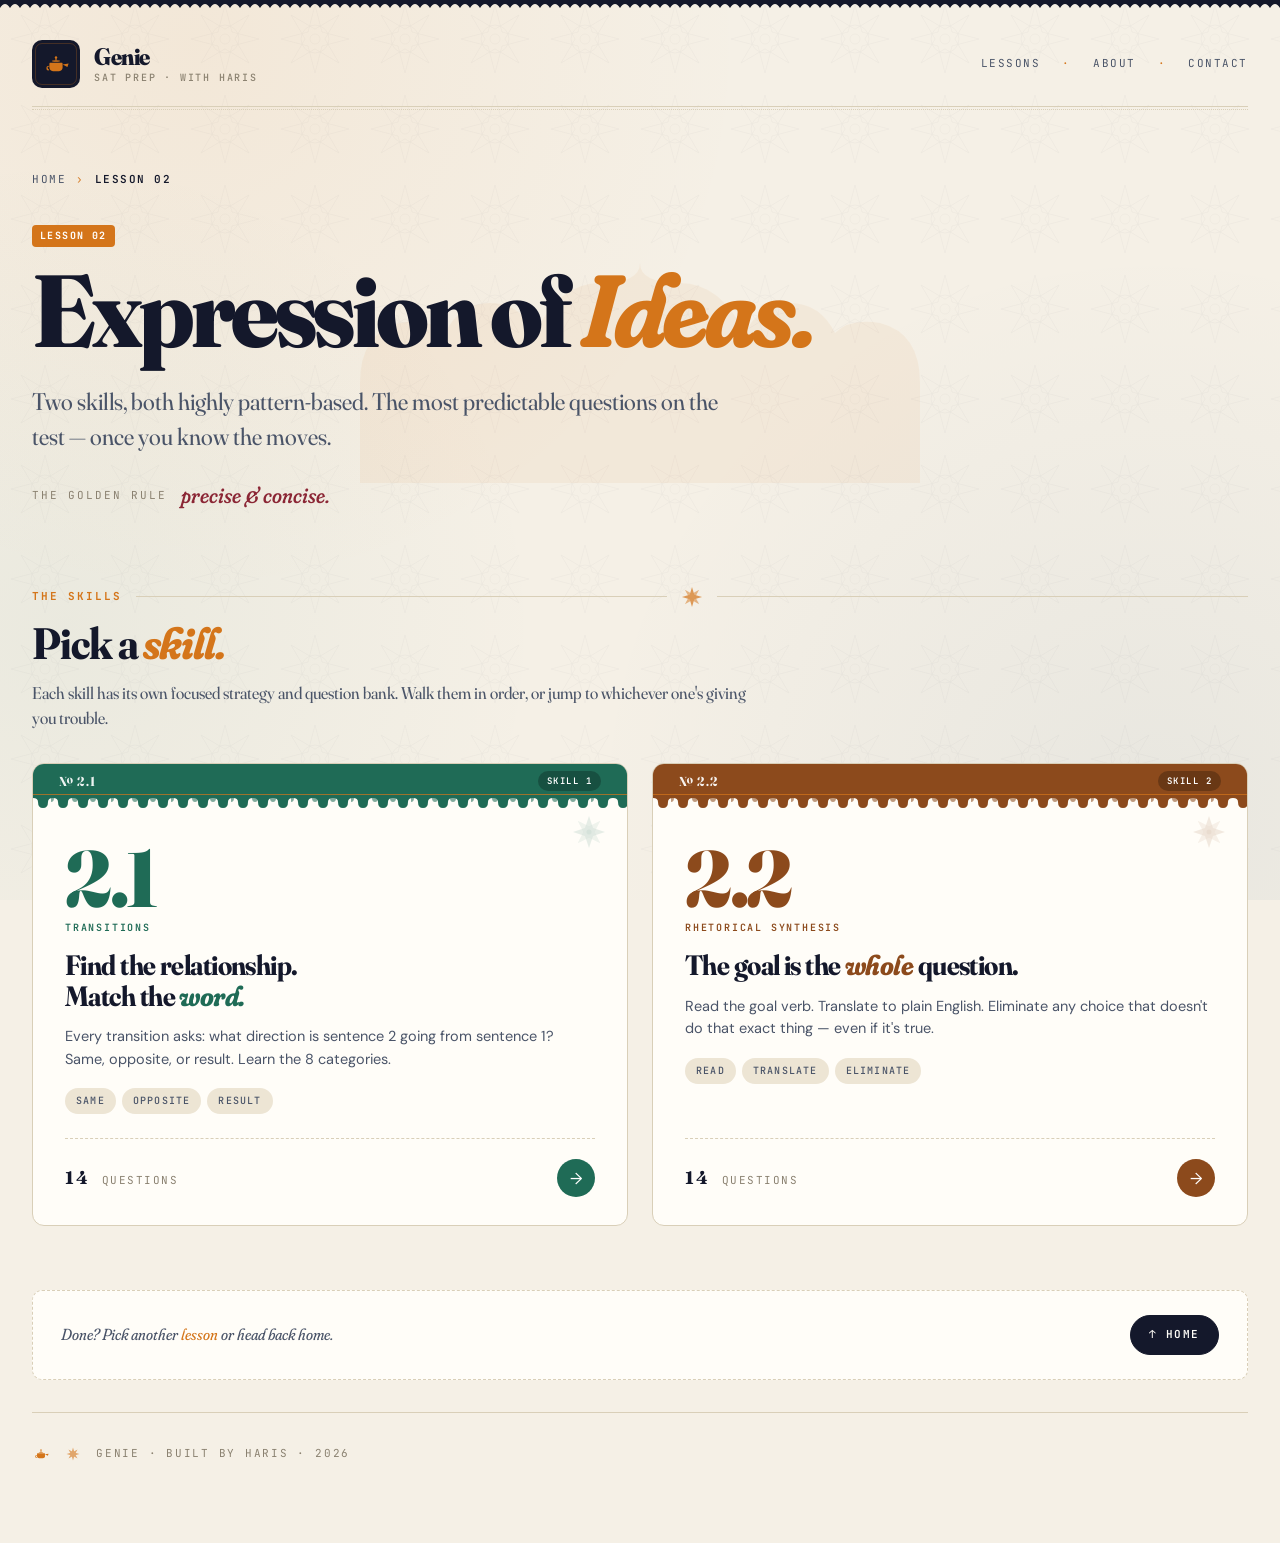
<file: expression-of-ideas.html>
<!DOCTYPE html>
<html lang="en">
<head>
<meta charset="UTF-8">
<meta name="viewport" content="width=device-width, initial-scale=1.0">
<title>Expression of Ideas. · Genie SAT Prep</title>
<meta name="description" content="Real SAT Reading & Writing questions, walked through in plain English.">
<meta property="og:title" content="Expression of Ideas. · Genie SAT Prep">
<meta property="og:description" content="Real SAT Reading & Writing questions, walked through in plain English.">
<meta property="og:type" content="website">
<meta name="twitter:card" content="summary">
<link rel="icon" type="image/svg+xml" href="data:image/svg+xml,%3Csvg xmlns='http://www.w3.org/2000/svg' viewBox='0 0 100 100'%3E%3Crect width='100' height='100' rx='18' fill='%2314182b'/%3E%3Cg fill='%23d4751a'%3E%3Ccircle cx='50' cy='28' r='4'/%3E%3Crect x='48' y='30' width='4' height='8'/%3E%3Cellipse cx='50' cy='40' rx='14' ry='2.5'/%3E%3Cpath d='M 30 46 Q 28 46 28 50 L 28 62 Q 28 72 40 74 L 60 74 Q 72 72 72 62 L 72 50 Q 72 46 70 46 Z'/%3E%3Cpath d='M 72 52 L 92 48 L 88 60 Z'/%3E%3Cpath d='M 28 56 Q 18 56 18 64 Q 18 72 24 72 L 28 70 Q 22 66 22 62 Q 22 58 28 58 Z'/%3E%3C/g%3E%3C/svg%3E">
<link rel="preconnect" href="https://fonts.googleapis.com">
<link rel="preconnect" href="https://fonts.gstatic.com" crossorigin>
<link href="https://fonts.googleapis.com/css2?family=Fraunces:opsz,wght,SOFT@9..144,400;9..144,500;9..144,600;9..144,700;9..144,800;9..144,900&family=DM+Sans:opsz,wght@9..40,400;9..40,500;9..40,600;9..40,700&family=JetBrains+Mono:wght@400;500;600&display=swap" rel="stylesheet">
<link rel="stylesheet" href="style.css">
</head>
<body>
<div class="app">
  <div class="frieze-top"></div>

  <div class="topbar">
    <a href="index.html" class="brand-link">
      <div class="brand-mark"><svg viewBox="0 0 100 100" xmlns="http://www.w3.org/2000/svg">
        <circle cx="50" cy="28" r="4"/>
        <rect x="48" y="30" width="4" height="8"/>
        <ellipse cx="50" cy="40" rx="14" ry="2.5"/>
        <path d="M 30 46 Q 28 46 28 50 L 28 62 Q 28 72 40 74 L 60 74 Q 72 72 72 62 L 72 50 Q 72 46 70 46 Z"/>
        <path d="M 72 52 L 92 48 L 88 60 Z"/>
        <path d="M 28 56 Q 18 56 18 64 Q 18 72 24 72 L 28 70 Q 22 66 22 62 Q 22 58 28 58 Z"/>
      </svg></div>
      <div class="brand-text">
        <div class="brand-name">Genie</div>
        <div class="brand-tag">SAT Prep · with Haris</div>
      </div>
    </a>
    <nav class="topbar-meta">
      <a href="index.html#lessons">Lessons</a>
      <span class="dot">·</span>
      <a href="index.html#about">About</a>
      <span class="dot">·</span>
      <a href="mailto:harisch515@gmail.com">Contact</a>
    </nav>
  </div>


  <div class="breadcrumb"><a href="index.html">Home</a> <span class="crumb-arrow">›</span> <span class="current">Lesson 02</span></div>


  <section class="hero">
    <svg class="hero-arch" viewBox="0 0 720 280" xmlns="http://www.w3.org/2000/svg" aria-hidden="true" preserveAspectRatio="xMidYMid meet">
      <path d="M 80 280 L 80 180 Q 80 130, 120 120 Q 150 115, 165 130 Q 180 100, 210 100 Q 240 100, 255 130 Q 280 80, 320 80 Q 360 80, 360 60 Q 360 80, 400 80 Q 440 80, 465 130 Q 480 100, 510 100 Q 540 100, 555 130 Q 570 115, 600 120 Q 640 130, 640 180 L 640 280 Z" fill="currentColor"/>
    </svg>
    <div class="hero-eyebrow"><span class="lesson-num">Lesson 02</span></div>
    <h1 class="hero-title">Expression of <span class="accent">Ideas.</span></h1>
    <p class="hero-sub">Two skills, both highly pattern-based. The most predictable questions on the test — once you know the moves.</p>
    <div class="hero-rule">
      <span class="hero-rule-label">The Golden Rule</span>
      <span class="hero-rule-text">precise &amp; concise.</span>
    </div>
  </section>

  <section class="section">
    <div class="section-hdr">
      <div class="section-eyebrow">The Skills</div>
      <span class="section-rule"></span>
      <svg class="ornament-star" viewBox="0 0 24 24" xmlns="http://www.w3.org/2000/svg" aria-hidden="true">
        <path d="M12 1 L14.5 9.5 L23 12 L14.5 14.5 L12 23 L9.5 14.5 L1 12 L9.5 9.5 Z"/>
        <path d="M12 1 L14.5 9.5 L23 12 L14.5 14.5 L12 23 L9.5 14.5 L1 12 L9.5 9.5 Z" transform="rotate(45 12 12)" opacity="0.7"/>
      </svg>
      <span class="section-rule"></span>
    </div>
    <h2 class="section-title">Pick a <em>skill.</em></h2>
    <p class="section-sub">Each skill has its own focused strategy and question bank. Walk them in order, or jump to whichever one's giving you trouble.</p>

    <div class="lesson-grid ">
      
      <a href="transitions.html" class="lesson-card" style="--card-color: var(--c-trans)">
        <div class="muqarnas-frieze">
          <div class="tier-1">
            <span class="frieze-num">№ 2.1</span>
            <span class="frieze-badge">Skill 1</span>
          </div>
          <div class="tier-divider"></div>
          <div class="tier-2"></div>
        </div>
        <div class="card-body">
          <svg class="card-corner" viewBox="0 0 40 40" xmlns="http://www.w3.org/2000/svg" aria-hidden="true">
            <path d="M20 4 L24 16 L36 20 L24 24 L20 36 L16 24 L4 20 L16 16 Z" fill="currentColor" opacity="0.6"/>
            <path d="M20 4 L24 16 L36 20 L24 24 L20 36 L16 24 L4 20 L16 16 Z" transform="rotate(45 20 20)" fill="currentColor" opacity="0.4"/>
            <circle cx="20" cy="20" r="2.5" fill="currentColor"/>
          </svg>
          <div class="card-num">2.1</div>
          <div class="card-skill">Transitions</div>
          <h3 class="card-title">Find the relationship.<br>Match the <em>word.</em></h3>
          <p class="card-desc">Every transition asks: what direction is sentence 2 going from sentence 1? Same, opposite, or result. Learn the 8 categories.</p>
          <div class="card-topics"><span class="topic-pill">Same</span><span class="topic-pill">Opposite</span><span class="topic-pill">Result</span></div>
          <div class="card-foot">
            <div class="card-qcount"><strong>14</strong> questions</div>
            <div class="card-arrow">→</div>
          </div>
        </div>
      </a>
    
      <a href="rhetorical-synthesis.html" class="lesson-card" style="--card-color: var(--c-syn)">
        <div class="muqarnas-frieze">
          <div class="tier-1">
            <span class="frieze-num">№ 2.2</span>
            <span class="frieze-badge">Skill 2</span>
          </div>
          <div class="tier-divider"></div>
          <div class="tier-2"></div>
        </div>
        <div class="card-body">
          <svg class="card-corner" viewBox="0 0 40 40" xmlns="http://www.w3.org/2000/svg" aria-hidden="true">
            <path d="M20 4 L24 16 L36 20 L24 24 L20 36 L16 24 L4 20 L16 16 Z" fill="currentColor" opacity="0.6"/>
            <path d="M20 4 L24 16 L36 20 L24 24 L20 36 L16 24 L4 20 L16 16 Z" transform="rotate(45 20 20)" fill="currentColor" opacity="0.4"/>
            <circle cx="20" cy="20" r="2.5" fill="currentColor"/>
          </svg>
          <div class="card-num">2.2</div>
          <div class="card-skill">Rhetorical Synthesis</div>
          <h3 class="card-title">The goal is the <em>whole</em> question.</h3>
          <p class="card-desc">Read the goal verb. Translate to plain English. Eliminate any choice that doesn't do that exact thing — even if it's true.</p>
          <div class="card-topics"><span class="topic-pill">Read</span><span class="topic-pill">Translate</span><span class="topic-pill">Eliminate</span></div>
          <div class="card-foot">
            <div class="card-qcount"><strong>14</strong> questions</div>
            <div class="card-arrow">→</div>
          </div>
        </div>
      </a>
    
    </div>
  </section>

  
  <div class="return-bar">
    <div class="return-text">Done? Pick another <em>lesson</em> or head back home.</div>
    <div class="return-actions"><a class="return-link" href="index.html">↑ Home</a></div>
  </div>


  
  <div class="footer">
    <div class="footer-brand">
      <svg class="footer-lamp" viewBox="0 0 100 100" xmlns="http://www.w3.org/2000/svg">
        <circle cx="50" cy="28" r="4"/>
        <rect x="48" y="30" width="4" height="8"/>
        <ellipse cx="50" cy="40" rx="14" ry="2.5"/>
        <path d="M 30 46 Q 28 46 28 50 L 28 62 Q 28 72 40 74 L 60 74 Q 72 72 72 62 L 72 50 Q 72 46 70 46 Z"/>
        <path d="M 72 52 L 92 48 L 88 60 Z"/>
        <path d="M 28 56 Q 18 56 18 64 Q 18 72 24 72 L 28 70 Q 22 66 22 62 Q 22 58 28 58 Z"/>
      </svg>
      <svg class="footer-ornament" viewBox="0 0 24 24" aria-hidden="true">
        <path d="M12 1 L14.5 9.5 L23 12 L14.5 14.5 L12 23 L9.5 14.5 L1 12 L9.5 9.5 Z"/>
        <path d="M12 1 L14.5 9.5 L23 12 L14.5 14.5 L12 23 L9.5 14.5 L1 12 L9.5 9.5 Z" transform="rotate(45 12 12)"/>
      </svg>
      <span>Genie · Built by Haris · 2026</span>
    </div>
  </div>
</div>
</body>
</html>
</file>
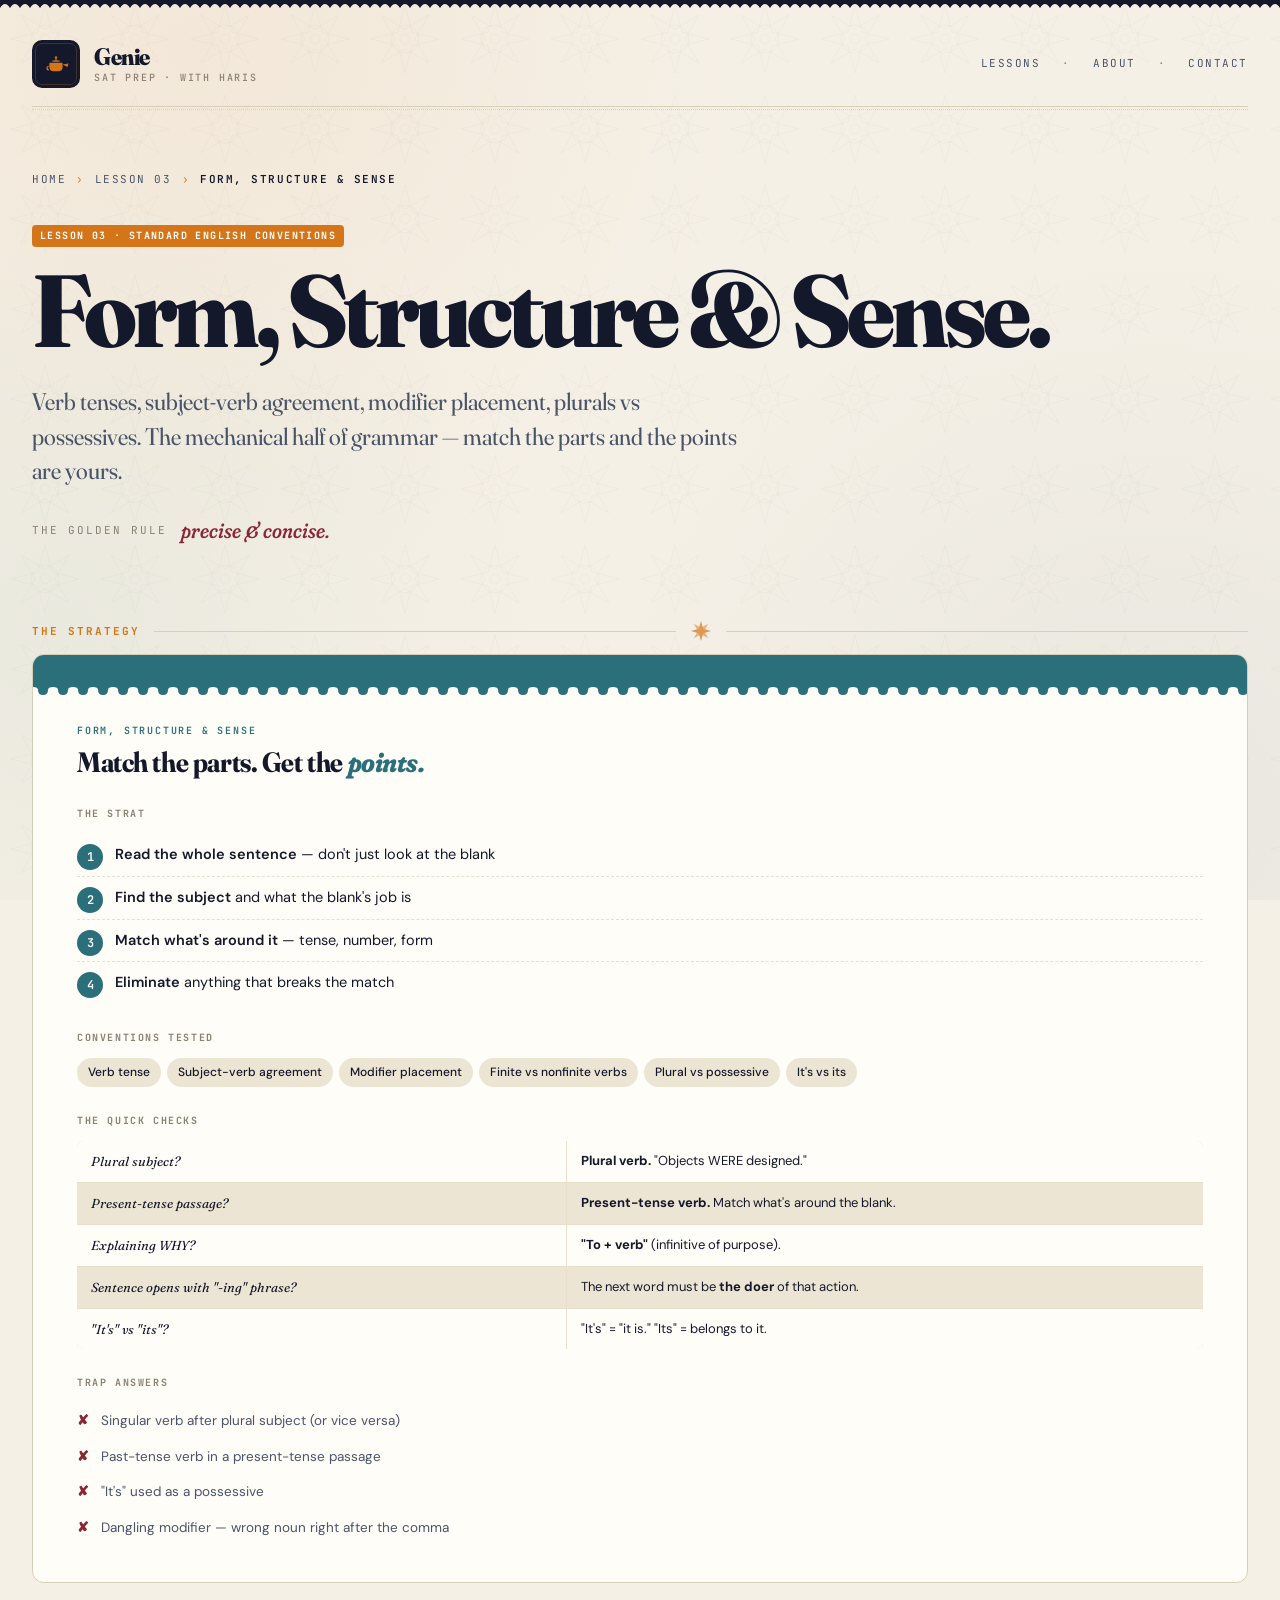
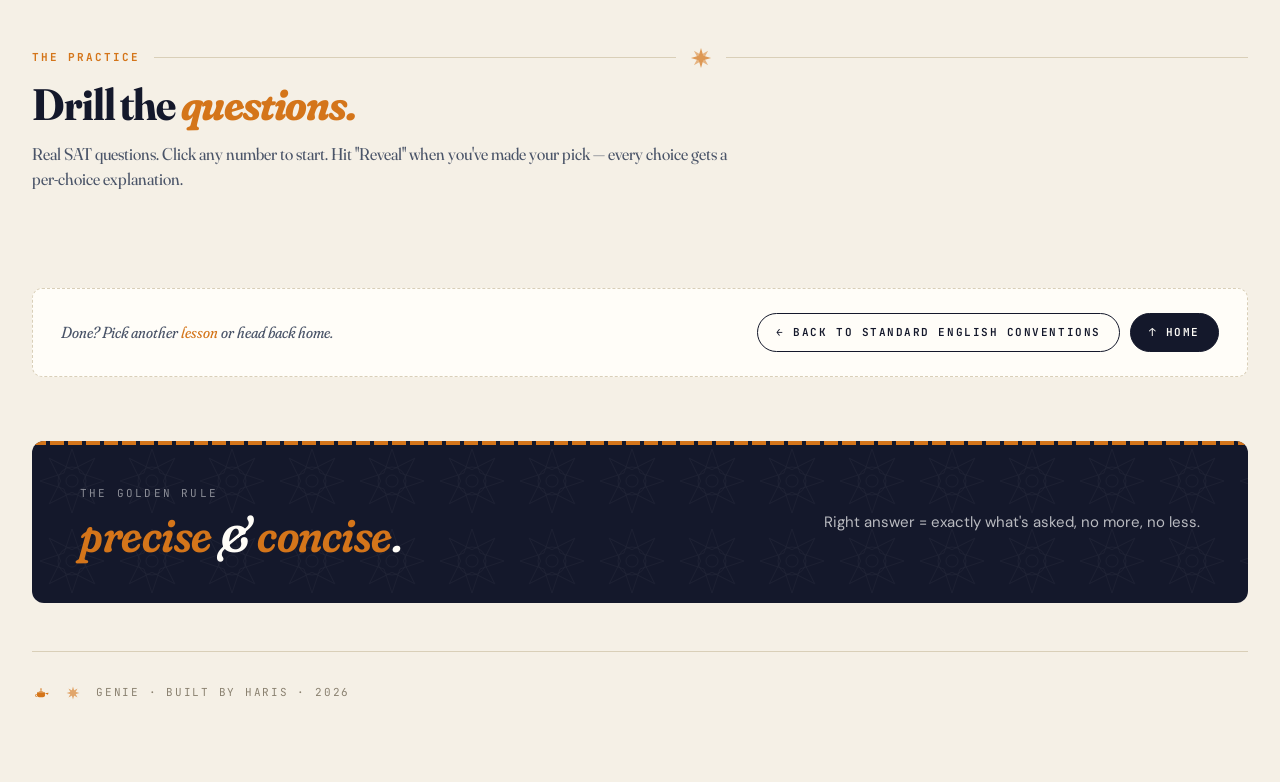
<file: form-structure-sense.html>
<!DOCTYPE html>
<html lang="en">
<head>
<meta charset="UTF-8">
<meta name="viewport" content="width=device-width, initial-scale=1.0">
<title>Form, Structure &amp; Sense · Genie SAT Prep</title>
<meta name="description" content="Real SAT Reading & Writing questions, walked through in plain English.">
<meta property="og:title" content="Form, Structure &amp; Sense · Genie SAT Prep">
<meta property="og:description" content="Real SAT Reading & Writing questions, walked through in plain English.">
<meta property="og:type" content="website">
<meta name="twitter:card" content="summary">
<link rel="icon" type="image/svg+xml" href="data:image/svg+xml,%3Csvg xmlns='http://www.w3.org/2000/svg' viewBox='0 0 100 100'%3E%3Crect width='100' height='100' rx='18' fill='%2314182b'/%3E%3Cg fill='%23d4751a'%3E%3Ccircle cx='50' cy='28' r='4'/%3E%3Crect x='48' y='30' width='4' height='8'/%3E%3Cellipse cx='50' cy='40' rx='14' ry='2.5'/%3E%3Cpath d='M 30 46 Q 28 46 28 50 L 28 62 Q 28 72 40 74 L 60 74 Q 72 72 72 62 L 72 50 Q 72 46 70 46 Z'/%3E%3Cpath d='M 72 52 L 92 48 L 88 60 Z'/%3E%3Cpath d='M 28 56 Q 18 56 18 64 Q 18 72 24 72 L 28 70 Q 22 66 22 62 Q 22 58 28 58 Z'/%3E%3C/g%3E%3C/svg%3E">
<link rel="preconnect" href="https://fonts.googleapis.com">
<link rel="preconnect" href="https://fonts.gstatic.com" crossorigin>
<link href="https://fonts.googleapis.com/css2?family=Fraunces:opsz,wght,SOFT@9..144,400;9..144,500;9..144,600;9..144,700;9..144,800;9..144,900&family=DM+Sans:opsz,wght@9..40,400;9..40,500;9..40,600;9..40,700&family=JetBrains+Mono:wght@400;500;600&display=swap" rel="stylesheet">
<link rel="stylesheet" href="style.css">
</head>
<body>
<div class="app">
  <div class="frieze-top"></div>

  <div class="topbar">
    <a href="index.html" class="brand-link">
      <div class="brand-mark"><svg viewBox="0 0 100 100" xmlns="http://www.w3.org/2000/svg">
        <circle cx="50" cy="28" r="4"/>
        <rect x="48" y="30" width="4" height="8"/>
        <ellipse cx="50" cy="40" rx="14" ry="2.5"/>
        <path d="M 30 46 Q 28 46 28 50 L 28 62 Q 28 72 40 74 L 60 74 Q 72 72 72 62 L 72 50 Q 72 46 70 46 Z"/>
        <path d="M 72 52 L 92 48 L 88 60 Z"/>
        <path d="M 28 56 Q 18 56 18 64 Q 18 72 24 72 L 28 70 Q 22 66 22 62 Q 22 58 28 58 Z"/>
      </svg></div>
      <div class="brand-text">
        <div class="brand-name">Genie</div>
        <div class="brand-tag">SAT Prep · with Haris</div>
      </div>
    </a>
    <nav class="topbar-meta">
      <a href="index.html#lessons">Lessons</a>
      <span class="dot">·</span>
      <a href="index.html#about">About</a>
      <span class="dot">·</span>
      <a href="mailto:harisch515@gmail.com">Contact</a>
    </nav>
  </div>


  <div class="breadcrumb"><a href="index.html">Home</a> <span class="crumb-arrow">›</span> <a href="standard-english-conventions.html">Lesson 03</a> <span class="crumb-arrow">›</span> <span class="current">Form, Structure & Sense</span></div>


  <section class="hero">
    <div class="hero-eyebrow"><span class="lesson-num">Lesson 03 · Standard English Conventions</span></div>
    <h1 class="hero-title">Form, Structure &amp; Sense.</h1>
    <p class="hero-sub">Verb tenses, subject-verb agreement, modifier placement, plurals vs possessives. The mechanical half of grammar — match the parts and the points are yours.</p>
    <div class="hero-rule">
      <span class="hero-rule-label">The Golden Rule</span>
      <span class="hero-rule-text">precise &amp; concise.</span>
    </div>
  </section>

  <section class="section">
    <div class="section-hdr">
      <div class="section-eyebrow">The Strategy</div>
      <span class="section-rule"></span>
      <svg class="ornament-star" viewBox="0 0 24 24" xmlns="http://www.w3.org/2000/svg" aria-hidden="true">
        <path d="M12 1 L14.5 9.5 L23 12 L14.5 14.5 L12 23 L9.5 14.5 L1 12 L9.5 9.5 Z"/>
        <path d="M12 1 L14.5 9.5 L23 12 L14.5 14.5 L12 23 L9.5 14.5 L1 12 L9.5 9.5 Z" transform="rotate(45 12 12)" opacity="0.7"/>
      </svg>
      <span class="section-rule"></span>
    </div>
    
    <div class="strategy-card" style="--card-color: var(--c-form)">
      <div class="strat-frieze"></div>
      <div class="strategy-body">
        <div class="strat-label">Form, Structure &amp; Sense</div>
        <h3 class="strat-h3">Match the parts. Get the <em>points.</em></h3>
        
      <div class="strat-section">
        <h4>The strat</h4>
        <ol class="strat-steps"><li><strong>Read the whole sentence</strong> — don't just look at the blank</li><li><strong>Find the subject</strong> and what the blank's job is</li><li><strong>Match what's around it</strong> — tense, number, form</li><li><strong>Eliminate</strong> anything that breaks the match</li></ol>
      </div>
      <div class="strat-section">
        <h4>Conventions tested</h4>
        <div class="strat-pills"><span class="strat-pill">Verb tense</span><span class="strat-pill">Subject-verb agreement</span><span class="strat-pill">Modifier placement</span><span class="strat-pill">Finite vs nonfinite verbs</span><span class="strat-pill">Plural vs possessive</span><span class="strat-pill">It's vs its</span></div>
      </div>
      <div class="strat-section">
        <h4>The quick checks</h4>
        
        <div style="display: grid; grid-template-columns: 1fr 1.3fr; gap: 1px; background: var(--rule-soft); border-radius: 6px; overflow: hidden; font-size: 13px;">
          <div style="padding: 10px 14px; background: var(--paper); font-family: var(--serif); font-style: italic;">Plural subject?</div>
          <div style="padding: 10px 14px; background: var(--paper);"><strong>Plural verb.</strong> "Objects WERE designed."</div>
          <div style="padding: 10px 14px; background: var(--bg-warm); font-family: var(--serif); font-style: italic;">Present-tense passage?</div>
          <div style="padding: 10px 14px; background: var(--bg-warm);"><strong>Present-tense verb.</strong> Match what's around the blank.</div>
          <div style="padding: 10px 14px; background: var(--paper); font-family: var(--serif); font-style: italic;">Explaining WHY?</div>
          <div style="padding: 10px 14px; background: var(--paper);"><strong>"To + verb"</strong> (infinitive of purpose).</div>
          <div style="padding: 10px 14px; background: var(--bg-warm); font-family: var(--serif); font-style: italic;">Sentence opens with "<em>-ing</em>" phrase?</div>
          <div style="padding: 10px 14px; background: var(--bg-warm);">The next word must be <strong>the doer</strong> of that action.</div>
          <div style="padding: 10px 14px; background: var(--paper); font-family: var(--serif); font-style: italic;">"It's" vs "its"?</div>
          <div style="padding: 10px 14px; background: var(--paper);">"It's" = "it is." "Its" = belongs to it.</div>
        </div>
      </div>
      <div class="strat-section">
        <h4>Trap answers</h4>
        <ul class="strat-traps"><li>Singular verb after plural subject (or vice versa)</li><li>Past-tense verb in a present-tense passage</li><li>&quot;It's&quot; used as a possessive</li><li>Dangling modifier — wrong noun right after the comma</li></ul>
      </div>
      </div>
    </div>
  </section>

  <section class="section" id="qbank-section">
    <div class="section-hdr">
      <div class="section-eyebrow">The Practice</div>
      <span class="section-rule"></span>
      <svg class="ornament-star" viewBox="0 0 24 24" xmlns="http://www.w3.org/2000/svg" aria-hidden="true">
        <path d="M12 1 L14.5 9.5 L23 12 L14.5 14.5 L12 23 L9.5 14.5 L1 12 L9.5 9.5 Z"/>
        <path d="M12 1 L14.5 9.5 L23 12 L14.5 14.5 L12 23 L9.5 14.5 L1 12 L9.5 9.5 Z" transform="rotate(45 12 12)" opacity="0.7"/>
      </svg>
      <span class="section-rule"></span>
    </div>
    <h2 class="section-title">Drill the <em>questions.</em></h2>
    <p class="section-sub">Real SAT questions. Click any number to start. Hit "Reveal" when you've made your pick — every choice gets a per-choice explanation.</p>
    <div class="qbank-grid" id="qbank"></div>
  </section>

  <section id="qview" class="qview"></section>

  
  <div class="return-bar">
    <div class="return-text">Done? Pick another <em>lesson</em> or head back home.</div>
    <div class="return-actions"><a class="return-link outline" href="standard-english-conventions.html">← Back to Standard English Conventions</a><a class="return-link" href="index.html">↑ Home</a></div>
  </div>


  
  <div class="golden-rule-strip">
    <div>
      <div class="rule-label">The Golden Rule</div>
      <div class="rule-text"><em>precise</em> &amp; <em>concise</em>.</div>
    </div>
    <div class="rule-sub">Right answer = exactly what's asked, no more, no less.</div>
  </div>


<script src="questions-data.js"></script>
<script>
  const SKILL_KEY = "form-structure-sense";
  const CARD_COLOR_VAR = "--c-form";
  const ALL_QUESTIONS = SEC_QUESTIONS;
  const questions = ALL_QUESTIONS.filter(q => q.skill === 'form');
</script>
<script src="engine.js"></script>

  
  <div class="footer">
    <div class="footer-brand">
      <svg class="footer-lamp" viewBox="0 0 100 100" xmlns="http://www.w3.org/2000/svg">
        <circle cx="50" cy="28" r="4"/>
        <rect x="48" y="30" width="4" height="8"/>
        <ellipse cx="50" cy="40" rx="14" ry="2.5"/>
        <path d="M 30 46 Q 28 46 28 50 L 28 62 Q 28 72 40 74 L 60 74 Q 72 72 72 62 L 72 50 Q 72 46 70 46 Z"/>
        <path d="M 72 52 L 92 48 L 88 60 Z"/>
        <path d="M 28 56 Q 18 56 18 64 Q 18 72 24 72 L 28 70 Q 22 66 22 62 Q 22 58 28 58 Z"/>
      </svg>
      <svg class="footer-ornament" viewBox="0 0 24 24" aria-hidden="true">
        <path d="M12 1 L14.5 9.5 L23 12 L14.5 14.5 L12 23 L9.5 14.5 L1 12 L9.5 9.5 Z"/>
        <path d="M12 1 L14.5 9.5 L23 12 L14.5 14.5 L12 23 L9.5 14.5 L1 12 L9.5 9.5 Z" transform="rotate(45 12 12)"/>
      </svg>
      <span>Genie · Built by Haris · 2026</span>
    </div>
  </div>
</div>
</body>
</html>
</file>
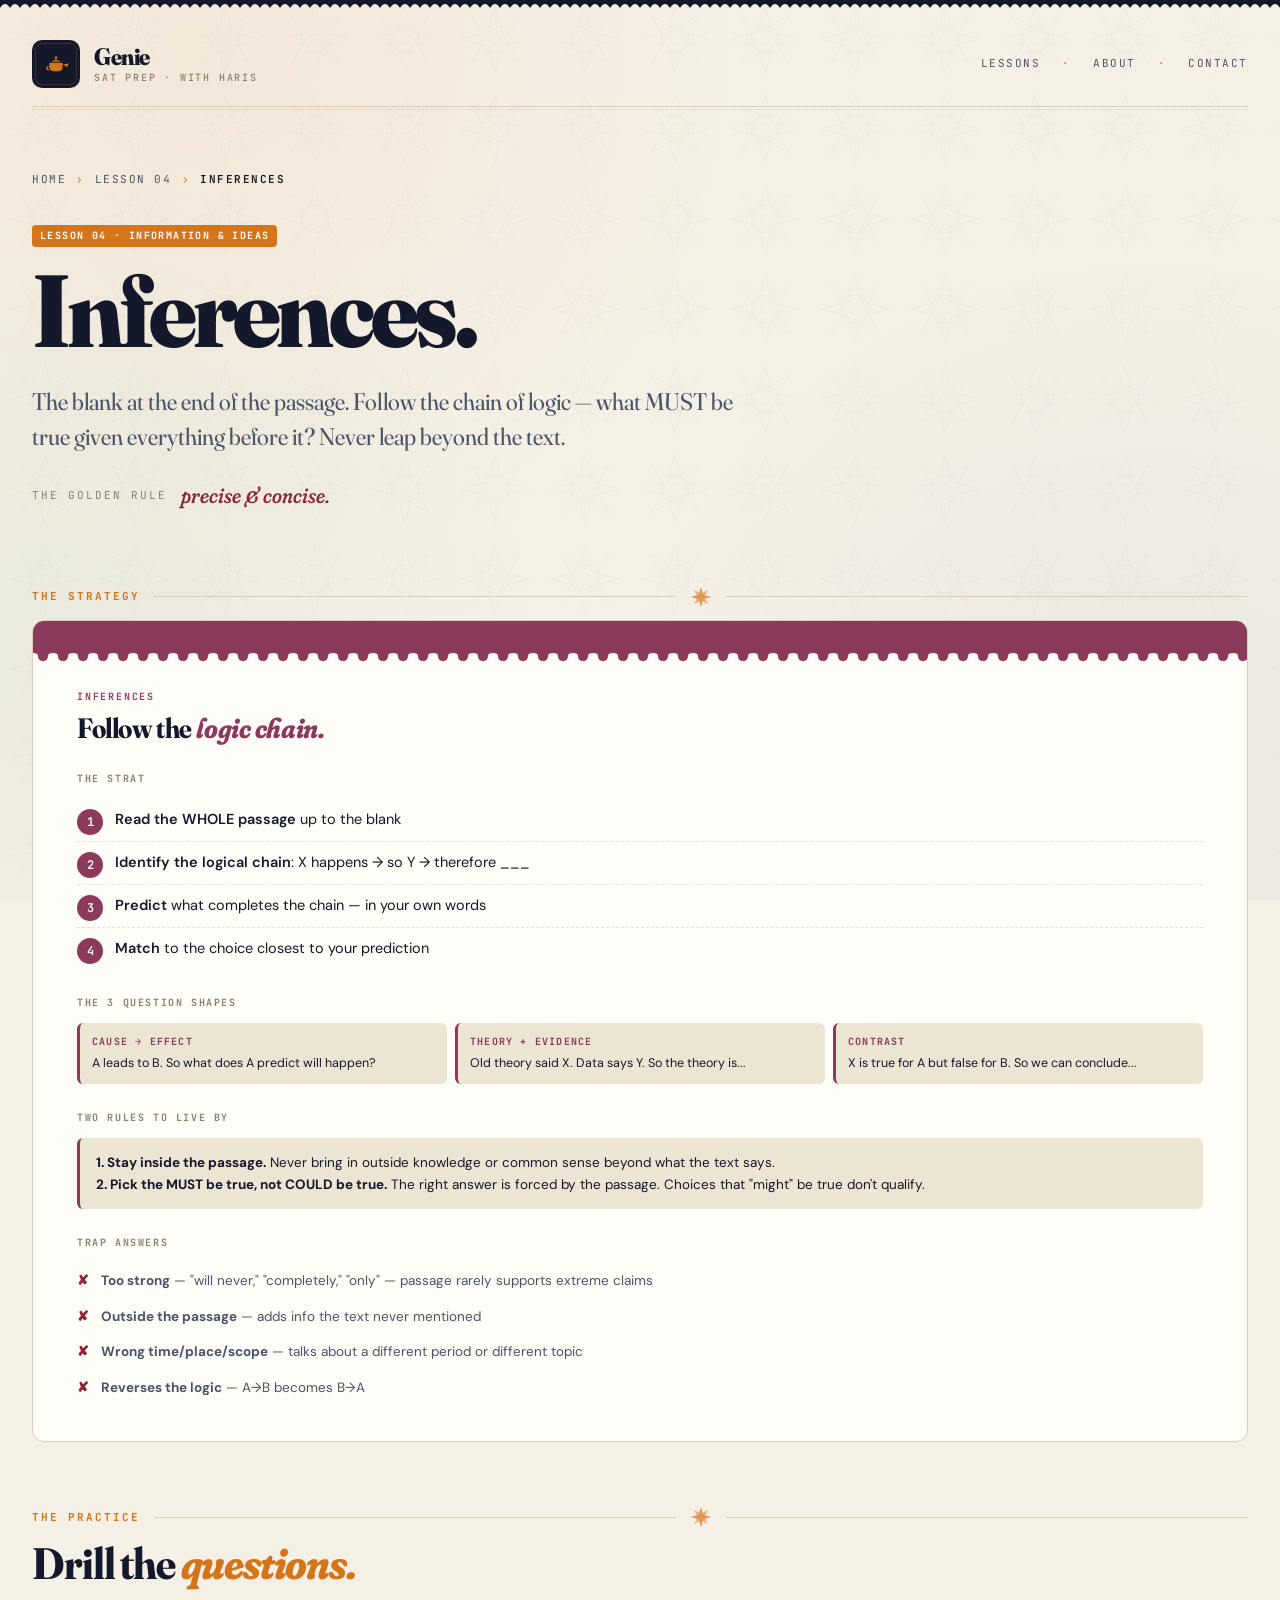
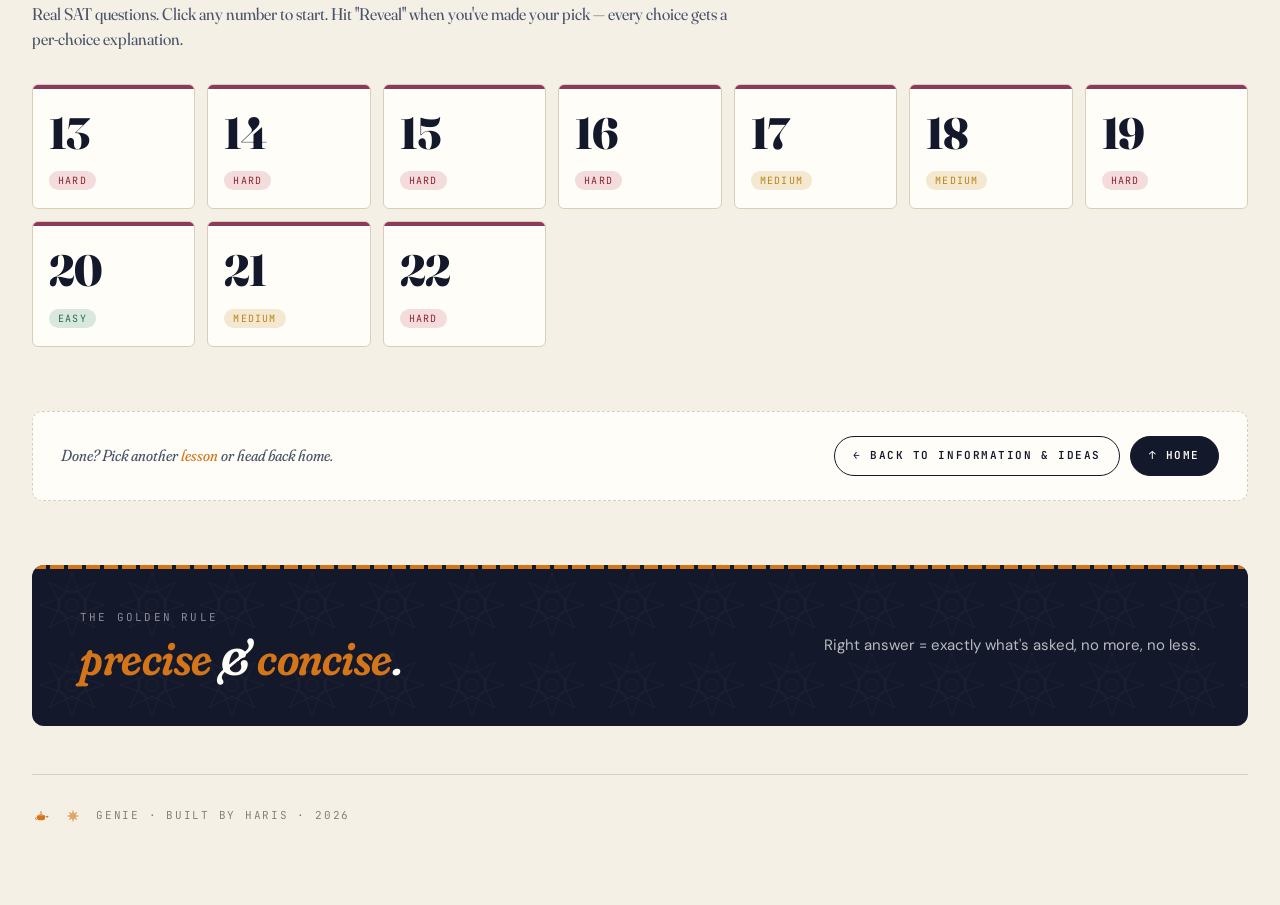
<file: inferences.html>
<!DOCTYPE html>
<html lang="en">
<head>
<meta charset="UTF-8">
<meta name="viewport" content="width=device-width, initial-scale=1.0">
<title>Inferences · Genie SAT Prep</title>
<meta name="description" content="Real SAT Reading & Writing questions, walked through in plain English.">
<meta property="og:title" content="Inferences · Genie SAT Prep">
<meta property="og:description" content="Real SAT Reading & Writing questions, walked through in plain English.">
<link rel="icon" type="image/svg+xml" href="data:image/svg+xml,%3Csvg xmlns='http://www.w3.org/2000/svg' viewBox='0 0 100 100'%3E%3Crect width='100' height='100' rx='18' fill='%2314182b'/%3E%3Cg fill='%23d4751a'%3E%3Ccircle cx='50' cy='28' r='4'/%3E%3Crect x='48' y='30' width='4' height='8'/%3E%3Cellipse cx='50' cy='40' rx='14' ry='2.5'/%3E%3Cpath d='M 30 46 Q 28 46 28 50 L 28 62 Q 28 72 40 74 L 60 74 Q 72 72 72 62 L 72 50 Q 72 46 70 46 Z'/%3E%3Cpath d='M 72 52 L 92 48 L 88 60 Z'/%3E%3Cpath d='M 28 56 Q 18 56 18 64 Q 18 72 24 72 L 28 70 Q 22 66 22 62 Q 22 58 28 58 Z'/%3E%3C/g%3E%3C/svg%3E">
<link rel="preconnect" href="https://fonts.googleapis.com">
<link rel="preconnect" href="https://fonts.gstatic.com" crossorigin>
<link href="https://fonts.googleapis.com/css2?family=Fraunces:opsz,wght,SOFT@9..144,400;9..144,500;9..144,600;9..144,700;9..144,800;9..144,900&family=DM+Sans:opsz,wght@9..40,400;9..40,500;9..40,600;9..40,700&family=JetBrains+Mono:wght@400;500;600&display=swap" rel="stylesheet">
<link rel="stylesheet" href="style.css">
</head>
<body>
<div class="app">
  <div class="frieze-top"></div>
  <div class="topbar">
    <a href="index.html" class="brand-link">
      <div class="brand-mark"><svg viewBox="0 0 100 100" xmlns="http://www.w3.org/2000/svg">
  <circle cx="50" cy="28" r="4"/><rect x="48" y="30" width="4" height="8"/>
  <ellipse cx="50" cy="40" rx="14" ry="2.5"/>
  <path d="M 30 46 Q 28 46 28 50 L 28 62 Q 28 72 40 74 L 60 74 Q 72 72 72 62 L 72 50 Q 72 46 70 46 Z"/>
  <path d="M 72 52 L 92 48 L 88 60 Z"/>
  <path d="M 28 56 Q 18 56 18 64 Q 18 72 24 72 L 28 70 Q 22 66 22 62 Q 22 58 28 58 Z"/>
</svg></div>
      <div class="brand-text">
        <div class="brand-name">Genie</div>
        <div class="brand-tag">SAT Prep · with Haris</div>
      </div>
    </a>
    <nav class="topbar-meta">
      <a href="index.html#lessons">Lessons</a>
      <span class="dot">·</span>
      <a href="index.html#about">About</a>
      <span class="dot">·</span>
      <a href="mailto:harisch515@gmail.com">Contact</a>
    </nav>
  </div>
  <div class="breadcrumb"><a href="index.html">Home</a> <span class="crumb-arrow">›</span> <a href="information-and-ideas.html">Lesson 04</a> <span class="crumb-arrow">›</span> <span class="current">Inferences</span></div>

  <section class="hero">
    <div class="hero-eyebrow"><span class="lesson-num">Lesson 04 · Information &amp; Ideas</span></div>
    <h1 class="hero-title">Inferences.</h1>
    <p class="hero-sub">The blank at the end of the passage. Follow the chain of logic — what MUST be true given everything before it? Never leap beyond the text.</p>
    <div class="hero-rule">
      <span class="hero-rule-label">The Golden Rule</span>
      <span class="hero-rule-text">precise &amp; concise.</span>
    </div>
  </section>

  <section class="section">
    <div class="section-hdr">
      <div class="section-eyebrow">The Strategy</div>
      <span class="section-rule"></span><svg class="ornament-star" viewBox="0 0 24 24" aria-hidden="true">
  <path d="M12 1 L14.5 9.5 L23 12 L14.5 14.5 L12 23 L9.5 14.5 L1 12 L9.5 9.5 Z"/>
  <path d="M12 1 L14.5 9.5 L23 12 L14.5 14.5 L12 23 L9.5 14.5 L1 12 L9.5 9.5 Z" transform="rotate(45 12 12)" opacity="0.7"/>
</svg><span class="section-rule"></span>
    </div>
    
    <div class="strategy-card" style="--card-color: var(--c-inferences)">
      <div class="strat-frieze"></div>
      <div class="strategy-body">
        <div class="strat-label">Inferences</div>
        <h3 class="strat-h3">Follow the <em>logic chain.</em></h3>
        <div class="strat-section"><h4>The strat</h4><ol class="strat-steps"><li><strong>Read the WHOLE passage</strong> up to the blank</li><li><strong>Identify the logical chain</strong>: X happens → so Y → therefore ___</li><li><strong>Predict</strong> what completes the chain — in your own words</li><li><strong>Match</strong> to the choice closest to your prediction</li></ol></div><div class="strat-section"><h4>The 3 question shapes</h4>
        <div style="display: grid; grid-template-columns: 1fr 1fr 1fr; gap: 8px; font-size: 12.5px; line-height: 1.45;">
          <div style="padding: 12px; background: var(--bg-warm); border-radius: 6px; border-left: 3px solid var(--c-inferences);">
            <div style="font-family: var(--mono); font-size: 10px; text-transform: uppercase; letter-spacing: 0.12em; color: var(--c-inferences); font-weight: 700; margin-bottom: 4px;">Cause → Effect</div>
            <div>A leads to B. So what does A predict will happen?</div>
          </div>
          <div style="padding: 12px; background: var(--bg-warm); border-radius: 6px; border-left: 3px solid var(--c-inferences);">
            <div style="font-family: var(--mono); font-size: 10px; text-transform: uppercase; letter-spacing: 0.12em; color: var(--c-inferences); font-weight: 700; margin-bottom: 4px;">Theory + Evidence</div>
            <div>Old theory said X. Data says Y. So the theory is...</div>
          </div>
          <div style="padding: 12px; background: var(--bg-warm); border-radius: 6px; border-left: 3px solid var(--c-inferences);">
            <div style="font-family: var(--mono); font-size: 10px; text-transform: uppercase; letter-spacing: 0.12em; color: var(--c-inferences); font-weight: 700; margin-bottom: 4px;">Contrast</div>
            <div>X is true for A but false for B. So we can conclude...</div>
          </div>
        </div></div><div class="strat-section"><h4>Two rules to live by</h4>
        <div style="background: var(--bg-warm); padding: 14px 16px; border-radius: 6px; border-left: 3px solid var(--c-inferences); font-size: 13.5px; line-height: 1.6;">
          <strong>1. Stay inside the passage.</strong> Never bring in outside knowledge or common sense beyond what the text says.<br>
          <strong>2. Pick the MUST be true, not COULD be true.</strong> The right answer is forced by the passage. Choices that "might" be true don't qualify.
        </div></div><div class="strat-section"><h4>Trap answers</h4><ul class="strat-traps"><li><strong>Too strong</strong> — &quot;will never,&quot; &quot;completely,&quot; &quot;only&quot; — passage rarely supports extreme claims</li><li><strong>Outside the passage</strong> — adds info the text never mentioned</li><li><strong>Wrong time/place/scope</strong> — talks about a different period or different topic</li><li><strong>Reverses the logic</strong> — A→B becomes B→A</li></ul></div>
      </div>
    </div>
  </section>

  <section class="section" id="qbank-section">
    <div class="section-hdr">
      <div class="section-eyebrow">The Practice</div>
      <span class="section-rule"></span><svg class="ornament-star" viewBox="0 0 24 24" aria-hidden="true">
  <path d="M12 1 L14.5 9.5 L23 12 L14.5 14.5 L12 23 L9.5 14.5 L1 12 L9.5 9.5 Z"/>
  <path d="M12 1 L14.5 9.5 L23 12 L14.5 14.5 L12 23 L9.5 14.5 L1 12 L9.5 9.5 Z" transform="rotate(45 12 12)" opacity="0.7"/>
</svg><span class="section-rule"></span>
    </div>
    <h2 class="section-title">Drill the <em>questions.</em></h2>
    <p class="section-sub">Real SAT questions. Click any number to start. Hit "Reveal" when you've made your pick — every choice gets a per-choice explanation.</p>
    <div class="qbank-grid" id="qbank"></div>
  </section>

  <section id="qview" class="qview"></section>

  <div class="return-bar">
    <div class="return-text">Done? Pick another <em>lesson</em> or head back home.</div>
    <div class="return-actions"><a class="return-link outline" href="information-and-ideas.html">← Back to Information &amp; Ideas</a><a class="return-link" href="index.html">↑ Home</a></div>
  </div>

  <div class="golden-rule-strip">
    <div>
      <div class="rule-label">The Golden Rule</div>
      <div class="rule-text"><em>precise</em> &amp; <em>concise</em>.</div>
    </div>
    <div class="rule-sub">Right answer = exactly what's asked, no more, no less.</div>
  </div>

<script src="questions-data.js"></script>
<script>
  const SKILL_KEY = "inferences";
  const CARD_COLOR_VAR = "--c-inferences";
  const ALL_QUESTIONS = IAI_QUESTIONS;
  const questions = ALL_QUESTIONS.filter(q => q.skill === 'inferences');
</script>
<script src="engine.js"></script>

  <div class="footer">
    <div class="footer-brand">
      <svg class="footer-lamp" viewBox="0 0 100 100">
        <circle cx="50" cy="28" r="4"/><rect x="48" y="30" width="4" height="8"/>
        <ellipse cx="50" cy="40" rx="14" ry="2.5"/>
        <path d="M 30 46 Q 28 46 28 50 L 28 62 Q 28 72 40 74 L 60 74 Q 72 72 72 62 L 72 50 Q 72 46 70 46 Z"/>
        <path d="M 72 52 L 92 48 L 88 60 Z"/>
        <path d="M 28 56 Q 18 56 18 64 Q 18 72 24 72 L 28 70 Q 22 66 22 62 Q 22 58 28 58 Z"/>
      </svg>
      <svg class="footer-ornament" viewBox="0 0 24 24" aria-hidden="true">
        <path d="M12 1 L14.5 9.5 L23 12 L14.5 14.5 L12 23 L9.5 14.5 L1 12 L9.5 9.5 Z"/>
        <path d="M12 1 L14.5 9.5 L23 12 L14.5 14.5 L12 23 L9.5 14.5 L1 12 L9.5 9.5 Z" transform="rotate(45 12 12)"/>
      </svg>
      <span>Genie · Built by Haris · 2026</span>
    </div>
  </div>
</div>
</body>
</html>
</file>
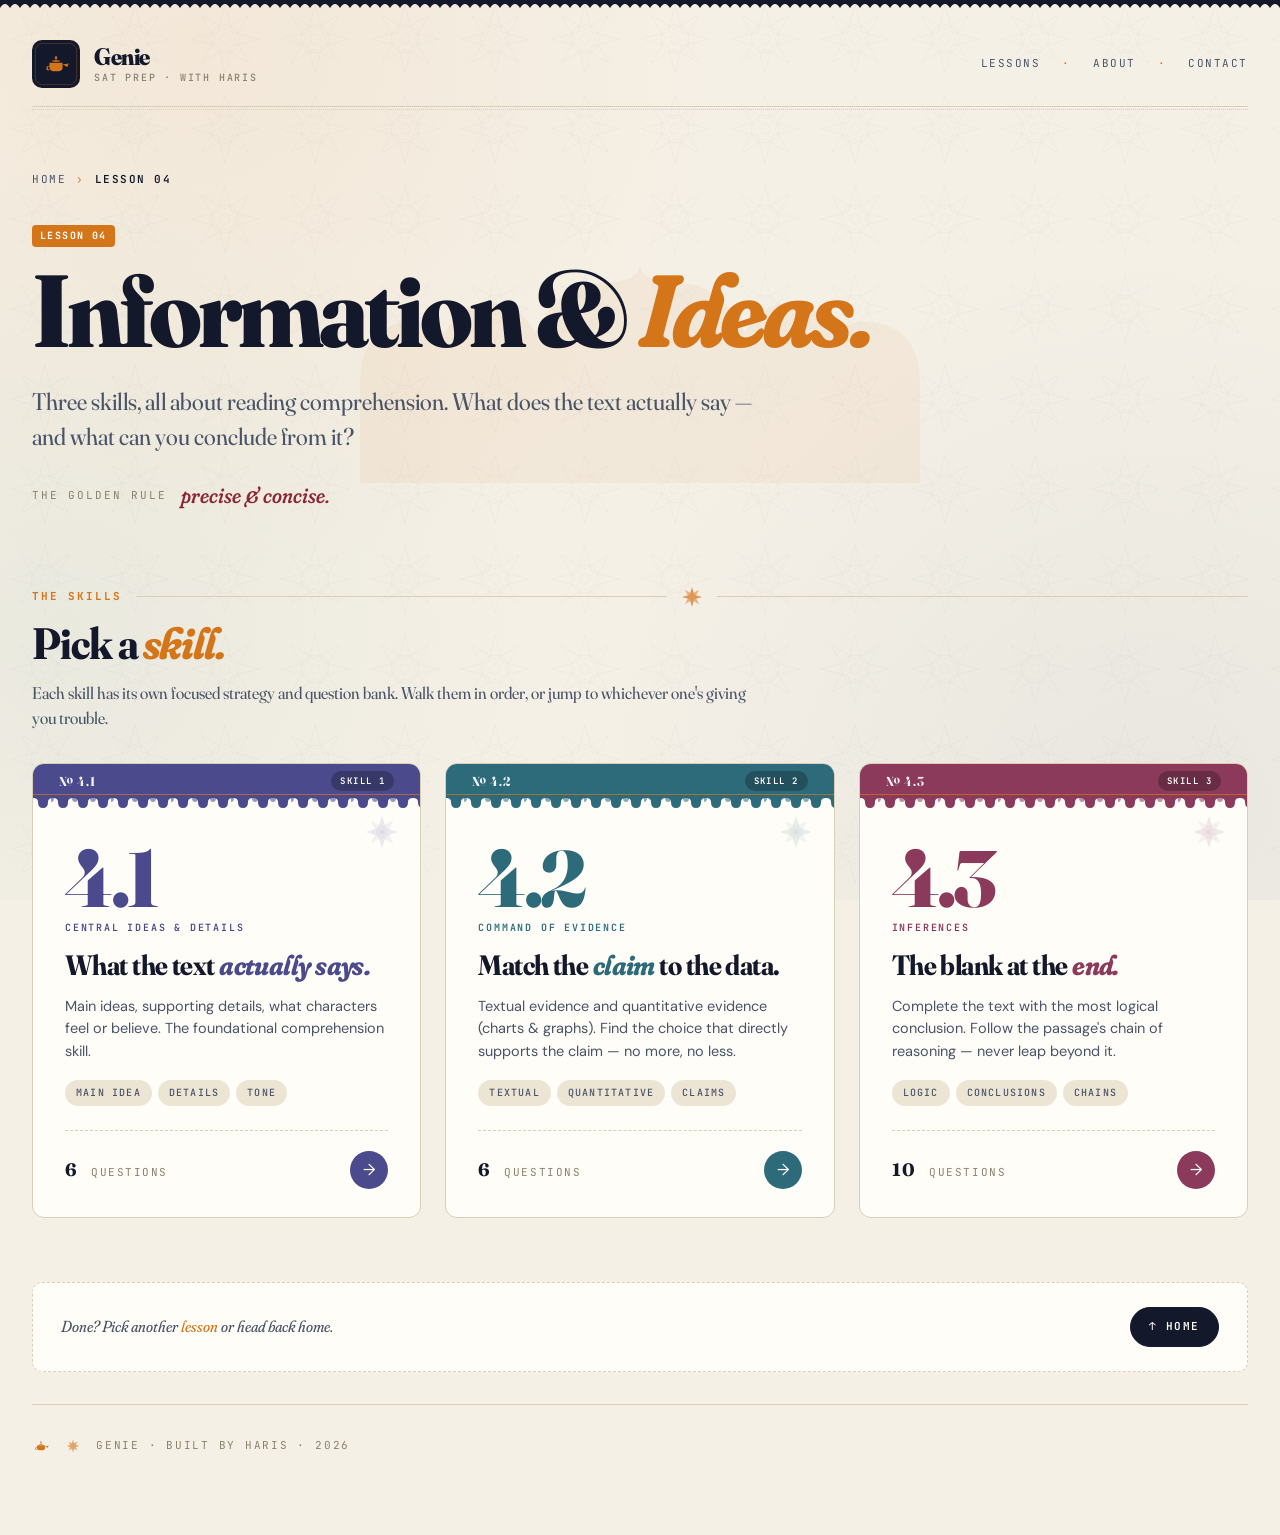
<file: information-and-ideas.html>
<!DOCTYPE html>
<html lang="en">
<head>
<meta charset="UTF-8">
<meta name="viewport" content="width=device-width, initial-scale=1.0">
<title>Information & Ideas · Genie SAT Prep</title>
<meta name="description" content="Real SAT Reading & Writing questions, walked through in plain English.">
<meta property="og:title" content="Information & Ideas · Genie SAT Prep">
<meta property="og:description" content="Real SAT Reading & Writing questions, walked through in plain English.">
<link rel="icon" type="image/svg+xml" href="data:image/svg+xml,%3Csvg xmlns='http://www.w3.org/2000/svg' viewBox='0 0 100 100'%3E%3Crect width='100' height='100' rx='18' fill='%2314182b'/%3E%3Cg fill='%23d4751a'%3E%3Ccircle cx='50' cy='28' r='4'/%3E%3Crect x='48' y='30' width='4' height='8'/%3E%3Cellipse cx='50' cy='40' rx='14' ry='2.5'/%3E%3Cpath d='M 30 46 Q 28 46 28 50 L 28 62 Q 28 72 40 74 L 60 74 Q 72 72 72 62 L 72 50 Q 72 46 70 46 Z'/%3E%3Cpath d='M 72 52 L 92 48 L 88 60 Z'/%3E%3Cpath d='M 28 56 Q 18 56 18 64 Q 18 72 24 72 L 28 70 Q 22 66 22 62 Q 22 58 28 58 Z'/%3E%3C/g%3E%3C/svg%3E">
<link rel="preconnect" href="https://fonts.googleapis.com">
<link rel="preconnect" href="https://fonts.gstatic.com" crossorigin>
<link href="https://fonts.googleapis.com/css2?family=Fraunces:opsz,wght,SOFT@9..144,400;9..144,500;9..144,600;9..144,700;9..144,800;9..144,900&family=DM+Sans:opsz,wght@9..40,400;9..40,500;9..40,600;9..40,700&family=JetBrains+Mono:wght@400;500;600&display=swap" rel="stylesheet">
<link rel="stylesheet" href="style.css">
</head>
<body>
<div class="app">
  <div class="frieze-top"></div>
  <div class="topbar">
    <a href="index.html" class="brand-link">
      <div class="brand-mark"><svg viewBox="0 0 100 100" xmlns="http://www.w3.org/2000/svg">
  <circle cx="50" cy="28" r="4"/><rect x="48" y="30" width="4" height="8"/>
  <ellipse cx="50" cy="40" rx="14" ry="2.5"/>
  <path d="M 30 46 Q 28 46 28 50 L 28 62 Q 28 72 40 74 L 60 74 Q 72 72 72 62 L 72 50 Q 72 46 70 46 Z"/>
  <path d="M 72 52 L 92 48 L 88 60 Z"/>
  <path d="M 28 56 Q 18 56 18 64 Q 18 72 24 72 L 28 70 Q 22 66 22 62 Q 22 58 28 58 Z"/>
</svg></div>
      <div class="brand-text">
        <div class="brand-name">Genie</div>
        <div class="brand-tag">SAT Prep · with Haris</div>
      </div>
    </a>
    <nav class="topbar-meta">
      <a href="index.html#lessons">Lessons</a>
      <span class="dot">·</span>
      <a href="index.html#about">About</a>
      <span class="dot">·</span>
      <a href="mailto:harisch515@gmail.com">Contact</a>
    </nav>
  </div>
  <div class="breadcrumb"><a href="index.html">Home</a> <span class="crumb-arrow">›</span> <span class="current">Lesson 04</span></div>

  <section class="hero">
    <svg class="hero-arch" viewBox="0 0 720 280" aria-hidden="true" preserveAspectRatio="xMidYMid meet">
      <path d="M 80 280 L 80 180 Q 80 130, 120 120 Q 150 115, 165 130 Q 180 100, 210 100 Q 240 100, 255 130 Q 280 80, 320 80 Q 360 80, 360 60 Q 360 80, 400 80 Q 440 80, 465 130 Q 480 100, 510 100 Q 540 100, 555 130 Q 570 115, 600 120 Q 640 130, 640 180 L 640 280 Z" fill="currentColor"/>
    </svg>
    <div class="hero-eyebrow"><span class="lesson-num">Lesson 04</span></div>
    <h1 class="hero-title">Information &amp; <span class="accent">Ideas.</span></h1>
    <p class="hero-sub">Three skills, all about reading comprehension. What does the text actually say — and what can you conclude from it?</p>
    <div class="hero-rule">
      <span class="hero-rule-label">The Golden Rule</span>
      <span class="hero-rule-text">precise &amp; concise.</span>
    </div>
  </section>

  <section class="section">
    <div class="section-hdr">
      <div class="section-eyebrow">The Skills</div>
      <span class="section-rule"></span><svg class="ornament-star" viewBox="0 0 24 24" aria-hidden="true">
  <path d="M12 1 L14.5 9.5 L23 12 L14.5 14.5 L12 23 L9.5 14.5 L1 12 L9.5 9.5 Z"/>
  <path d="M12 1 L14.5 9.5 L23 12 L14.5 14.5 L12 23 L9.5 14.5 L1 12 L9.5 9.5 Z" transform="rotate(45 12 12)" opacity="0.7"/>
</svg><span class="section-rule"></span>
    </div>
    <h2 class="section-title">Pick a <em>skill.</em></h2>
    <p class="section-sub">Each skill has its own focused strategy and question bank. Walk them in order, or jump to whichever one's giving you trouble.</p>
    <div class="lesson-grid grid-3">
      <a href="central-ideas.html" class="lesson-card" style="--card-color: var(--c-central)">
        <div class="muqarnas-frieze">
          <div class="tier-1"><span class="frieze-num">№ 4.1</span><span class="frieze-badge">Skill 1</span></div>
          <div class="tier-divider"></div>
          <div class="tier-2"></div>
        </div>
        <div class="card-body">
          <svg class="card-corner" viewBox="0 0 40 40" aria-hidden="true">
  <path d="M20 4 L24 16 L36 20 L24 24 L20 36 L16 24 L4 20 L16 16 Z" fill="currentColor" opacity="0.6"/>
  <path d="M20 4 L24 16 L36 20 L24 24 L20 36 L16 24 L4 20 L16 16 Z" transform="rotate(45 20 20)" fill="currentColor" opacity="0.4"/>
  <circle cx="20" cy="20" r="2.5" fill="currentColor"/>
</svg>
          <div class="card-num">4.1</div>
          <div class="card-skill">Central Ideas &amp; Details</div>
          <h3 class="card-title">What the text <em>actually says.</em></h3>
          <p class="card-desc">Main ideas, supporting details, what characters feel or believe. The foundational comprehension skill.</p>
          <div class="card-topics"><span class="topic-pill">Main idea</span><span class="topic-pill">Details</span><span class="topic-pill">Tone</span></div>
          <div class="card-foot">
            <div class="card-qcount"><strong>6</strong> questions</div>
            <div class="card-arrow">→</div>
          </div>
        </div>
      </a>
      <a href="command-of-evidence.html" class="lesson-card" style="--card-color: var(--c-evidence)">
        <div class="muqarnas-frieze">
          <div class="tier-1"><span class="frieze-num">№ 4.2</span><span class="frieze-badge">Skill 2</span></div>
          <div class="tier-divider"></div>
          <div class="tier-2"></div>
        </div>
        <div class="card-body">
          <svg class="card-corner" viewBox="0 0 40 40" aria-hidden="true">
  <path d="M20 4 L24 16 L36 20 L24 24 L20 36 L16 24 L4 20 L16 16 Z" fill="currentColor" opacity="0.6"/>
  <path d="M20 4 L24 16 L36 20 L24 24 L20 36 L16 24 L4 20 L16 16 Z" transform="rotate(45 20 20)" fill="currentColor" opacity="0.4"/>
  <circle cx="20" cy="20" r="2.5" fill="currentColor"/>
</svg>
          <div class="card-num">4.2</div>
          <div class="card-skill">Command of Evidence</div>
          <h3 class="card-title">Match the <em>claim</em> to the data.</h3>
          <p class="card-desc">Textual evidence and quantitative evidence (charts &amp; graphs). Find the choice that directly supports the claim — no more, no less.</p>
          <div class="card-topics"><span class="topic-pill">Textual</span><span class="topic-pill">Quantitative</span><span class="topic-pill">Claims</span></div>
          <div class="card-foot">
            <div class="card-qcount"><strong>6</strong> questions</div>
            <div class="card-arrow">→</div>
          </div>
        </div>
      </a>
      <a href="inferences.html" class="lesson-card" style="--card-color: var(--c-inferences)">
        <div class="muqarnas-frieze">
          <div class="tier-1"><span class="frieze-num">№ 4.3</span><span class="frieze-badge">Skill 3</span></div>
          <div class="tier-divider"></div>
          <div class="tier-2"></div>
        </div>
        <div class="card-body">
          <svg class="card-corner" viewBox="0 0 40 40" aria-hidden="true">
  <path d="M20 4 L24 16 L36 20 L24 24 L20 36 L16 24 L4 20 L16 16 Z" fill="currentColor" opacity="0.6"/>
  <path d="M20 4 L24 16 L36 20 L24 24 L20 36 L16 24 L4 20 L16 16 Z" transform="rotate(45 20 20)" fill="currentColor" opacity="0.4"/>
  <circle cx="20" cy="20" r="2.5" fill="currentColor"/>
</svg>
          <div class="card-num">4.3</div>
          <div class="card-skill">Inferences</div>
          <h3 class="card-title">The blank at the <em>end.</em></h3>
          <p class="card-desc">Complete the text with the most logical conclusion. Follow the passage's chain of reasoning — never leap beyond it.</p>
          <div class="card-topics"><span class="topic-pill">Logic</span><span class="topic-pill">Conclusions</span><span class="topic-pill">Chains</span></div>
          <div class="card-foot">
            <div class="card-qcount"><strong>10</strong> questions</div>
            <div class="card-arrow">→</div>
          </div>
        </div>
      </a></div>
  </section>

  <div class="return-bar">
    <div class="return-text">Done? Pick another <em>lesson</em> or head back home.</div>
    <div class="return-actions"><a class="return-link" href="index.html">↑ Home</a></div>
  </div>

  <div class="footer">
    <div class="footer-brand">
      <svg class="footer-lamp" viewBox="0 0 100 100">
        <circle cx="50" cy="28" r="4"/><rect x="48" y="30" width="4" height="8"/>
        <ellipse cx="50" cy="40" rx="14" ry="2.5"/>
        <path d="M 30 46 Q 28 46 28 50 L 28 62 Q 28 72 40 74 L 60 74 Q 72 72 72 62 L 72 50 Q 72 46 70 46 Z"/>
        <path d="M 72 52 L 92 48 L 88 60 Z"/>
        <path d="M 28 56 Q 18 56 18 64 Q 18 72 24 72 L 28 70 Q 22 66 22 62 Q 22 58 28 58 Z"/>
      </svg>
      <svg class="footer-ornament" viewBox="0 0 24 24" aria-hidden="true">
        <path d="M12 1 L14.5 9.5 L23 12 L14.5 14.5 L12 23 L9.5 14.5 L1 12 L9.5 9.5 Z"/>
        <path d="M12 1 L14.5 9.5 L23 12 L14.5 14.5 L12 23 L9.5 14.5 L1 12 L9.5 9.5 Z" transform="rotate(45 12 12)"/>
      </svg>
      <span>Genie · Built by Haris · 2026</span>
    </div>
  </div>
</div>
</body>
</html>
</file>
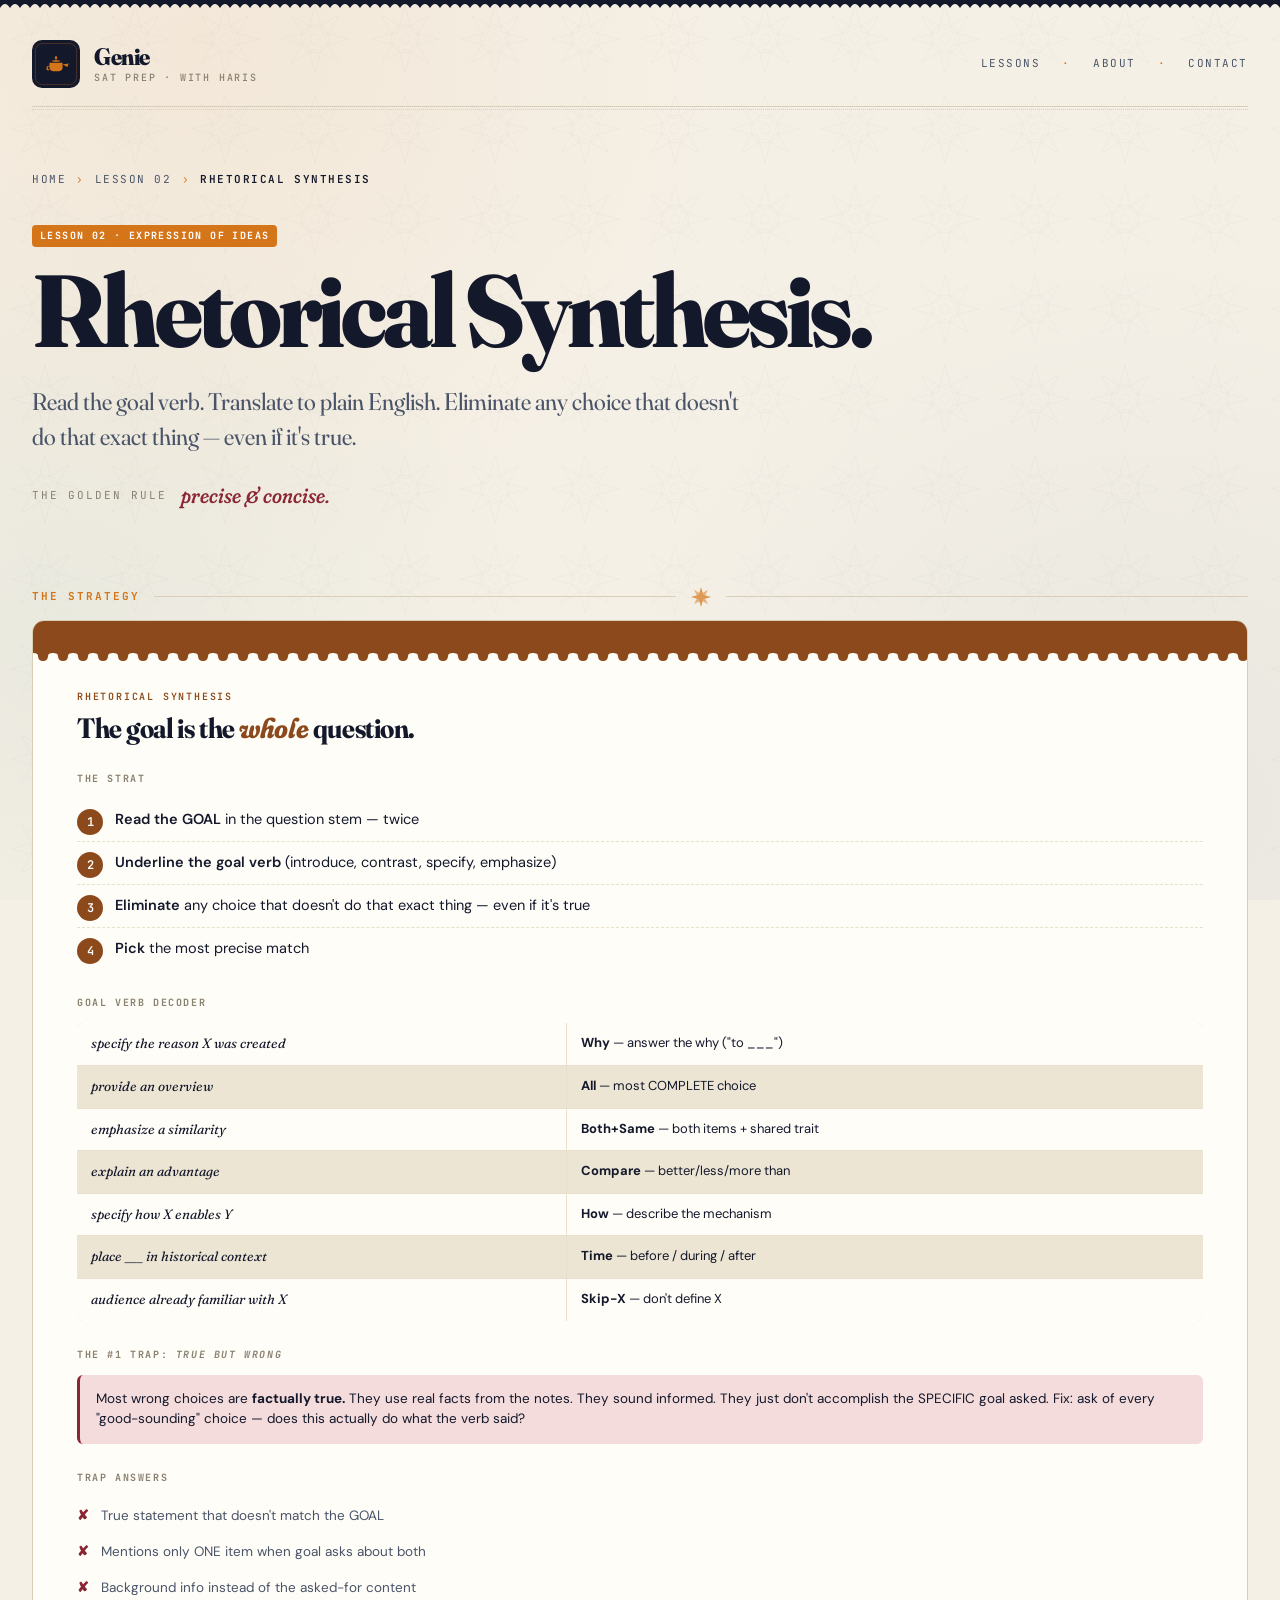
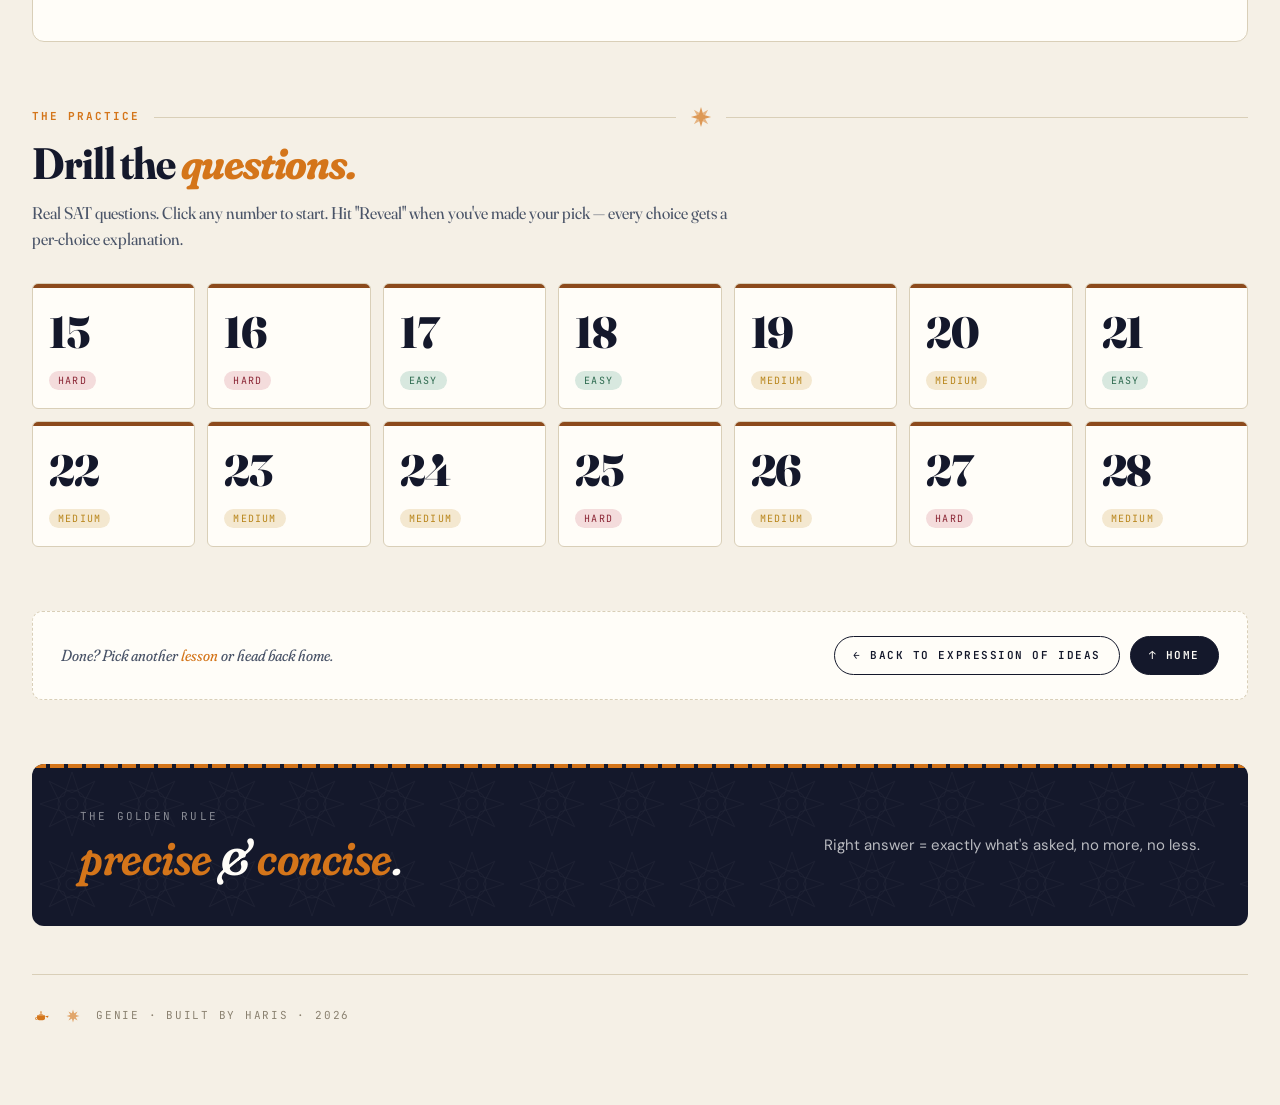
<file: rhetorical-synthesis.html>
<!DOCTYPE html>
<html lang="en">
<head>
<meta charset="UTF-8">
<meta name="viewport" content="width=device-width, initial-scale=1.0">
<title>Rhetorical Synthesis · Genie SAT Prep</title>
<meta name="description" content="Real SAT Reading & Writing questions, walked through in plain English.">
<meta property="og:title" content="Rhetorical Synthesis · Genie SAT Prep">
<meta property="og:description" content="Real SAT Reading & Writing questions, walked through in plain English.">
<meta property="og:type" content="website">
<meta name="twitter:card" content="summary">
<link rel="icon" type="image/svg+xml" href="data:image/svg+xml,%3Csvg xmlns='http://www.w3.org/2000/svg' viewBox='0 0 100 100'%3E%3Crect width='100' height='100' rx='18' fill='%2314182b'/%3E%3Cg fill='%23d4751a'%3E%3Ccircle cx='50' cy='28' r='4'/%3E%3Crect x='48' y='30' width='4' height='8'/%3E%3Cellipse cx='50' cy='40' rx='14' ry='2.5'/%3E%3Cpath d='M 30 46 Q 28 46 28 50 L 28 62 Q 28 72 40 74 L 60 74 Q 72 72 72 62 L 72 50 Q 72 46 70 46 Z'/%3E%3Cpath d='M 72 52 L 92 48 L 88 60 Z'/%3E%3Cpath d='M 28 56 Q 18 56 18 64 Q 18 72 24 72 L 28 70 Q 22 66 22 62 Q 22 58 28 58 Z'/%3E%3C/g%3E%3C/svg%3E">
<link rel="preconnect" href="https://fonts.googleapis.com">
<link rel="preconnect" href="https://fonts.gstatic.com" crossorigin>
<link href="https://fonts.googleapis.com/css2?family=Fraunces:opsz,wght,SOFT@9..144,400;9..144,500;9..144,600;9..144,700;9..144,800;9..144,900&family=DM+Sans:opsz,wght@9..40,400;9..40,500;9..40,600;9..40,700&family=JetBrains+Mono:wght@400;500;600&display=swap" rel="stylesheet">
<link rel="stylesheet" href="style.css">
</head>
<body>
<div class="app">
  <div class="frieze-top"></div>

  <div class="topbar">
    <a href="index.html" class="brand-link">
      <div class="brand-mark"><svg viewBox="0 0 100 100" xmlns="http://www.w3.org/2000/svg">
        <circle cx="50" cy="28" r="4"/>
        <rect x="48" y="30" width="4" height="8"/>
        <ellipse cx="50" cy="40" rx="14" ry="2.5"/>
        <path d="M 30 46 Q 28 46 28 50 L 28 62 Q 28 72 40 74 L 60 74 Q 72 72 72 62 L 72 50 Q 72 46 70 46 Z"/>
        <path d="M 72 52 L 92 48 L 88 60 Z"/>
        <path d="M 28 56 Q 18 56 18 64 Q 18 72 24 72 L 28 70 Q 22 66 22 62 Q 22 58 28 58 Z"/>
      </svg></div>
      <div class="brand-text">
        <div class="brand-name">Genie</div>
        <div class="brand-tag">SAT Prep · with Haris</div>
      </div>
    </a>
    <nav class="topbar-meta">
      <a href="index.html#lessons">Lessons</a>
      <span class="dot">·</span>
      <a href="index.html#about">About</a>
      <span class="dot">·</span>
      <a href="mailto:harisch515@gmail.com">Contact</a>
    </nav>
  </div>


  <div class="breadcrumb"><a href="index.html">Home</a> <span class="crumb-arrow">›</span> <a href="expression-of-ideas.html">Lesson 02</a> <span class="crumb-arrow">›</span> <span class="current">Rhetorical Synthesis</span></div>


  <section class="hero">
    <div class="hero-eyebrow"><span class="lesson-num">Lesson 02 · Expression of Ideas</span></div>
    <h1 class="hero-title">Rhetorical Synthesis.</h1>
    <p class="hero-sub">Read the goal verb. Translate to plain English. Eliminate any choice that doesn't do that exact thing — even if it's true.</p>
    <div class="hero-rule">
      <span class="hero-rule-label">The Golden Rule</span>
      <span class="hero-rule-text">precise &amp; concise.</span>
    </div>
  </section>

  <section class="section">
    <div class="section-hdr">
      <div class="section-eyebrow">The Strategy</div>
      <span class="section-rule"></span>
      <svg class="ornament-star" viewBox="0 0 24 24" xmlns="http://www.w3.org/2000/svg" aria-hidden="true">
        <path d="M12 1 L14.5 9.5 L23 12 L14.5 14.5 L12 23 L9.5 14.5 L1 12 L9.5 9.5 Z"/>
        <path d="M12 1 L14.5 9.5 L23 12 L14.5 14.5 L12 23 L9.5 14.5 L1 12 L9.5 9.5 Z" transform="rotate(45 12 12)" opacity="0.7"/>
      </svg>
      <span class="section-rule"></span>
    </div>
    
    <div class="strategy-card" style="--card-color: var(--c-syn)">
      <div class="strat-frieze"></div>
      <div class="strategy-body">
        <div class="strat-label">Rhetorical Synthesis</div>
        <h3 class="strat-h3">The goal is the <em>whole</em> question.</h3>
        
      <div class="strat-section">
        <h4>The strat</h4>
        <ol class="strat-steps"><li><strong>Read the GOAL</strong> in the question stem — twice</li><li><strong>Underline the goal verb</strong> (introduce, contrast, specify, emphasize)</li><li><strong>Eliminate</strong> any choice that doesn't do that exact thing — even if it's true</li><li><strong>Pick</strong> the most precise match</li></ol>
      </div>
      <div class="strat-section">
        <h4>Goal verb decoder</h4>
        
        <div style="display: grid; grid-template-columns: 1fr 1.3fr; gap: 1px; background: var(--rule-soft); border-radius: 6px; overflow: hidden;">
          <div style="padding: 10px 14px; background: var(--paper); font-family: var(--serif); font-style: italic; font-size: 13.5px;">specify the reason X was created</div>
          <div style="padding: 10px 14px; background: var(--paper); font-size: 13px;"><strong>Why</strong> — answer the why ("to ___")</div>
          <div style="padding: 10px 14px; background: var(--bg-warm); font-family: var(--serif); font-style: italic; font-size: 13.5px;">provide an overview</div>
          <div style="padding: 10px 14px; background: var(--bg-warm); font-size: 13px;"><strong>All</strong> — most COMPLETE choice</div>
          <div style="padding: 10px 14px; background: var(--paper); font-family: var(--serif); font-style: italic; font-size: 13.5px;">emphasize a similarity</div>
          <div style="padding: 10px 14px; background: var(--paper); font-size: 13px;"><strong>Both+Same</strong> — both items + shared trait</div>
          <div style="padding: 10px 14px; background: var(--bg-warm); font-family: var(--serif); font-style: italic; font-size: 13.5px;">explain an advantage</div>
          <div style="padding: 10px 14px; background: var(--bg-warm); font-size: 13px;"><strong>Compare</strong> — better/less/more than</div>
          <div style="padding: 10px 14px; background: var(--paper); font-family: var(--serif); font-style: italic; font-size: 13.5px;">specify how X enables Y</div>
          <div style="padding: 10px 14px; background: var(--paper); font-size: 13px;"><strong>How</strong> — describe the mechanism</div>
          <div style="padding: 10px 14px; background: var(--bg-warm); font-family: var(--serif); font-style: italic; font-size: 13.5px;">place ___ in historical context</div>
          <div style="padding: 10px 14px; background: var(--bg-warm); font-size: 13px;"><strong>Time</strong> — before / during / after</div>
          <div style="padding: 10px 14px; background: var(--paper); font-family: var(--serif); font-style: italic; font-size: 13.5px;">audience already familiar with X</div>
          <div style="padding: 10px 14px; background: var(--paper); font-size: 13px;"><strong>Skip-X</strong> — don't define X</div>
        </div>
      </div>
      <div class="strat-section">
        <h4>The #1 trap: <em>true but wrong</em></h4>
        
        <div style="background: var(--wrong-bg); padding: 14px 16px; border-radius: 6px; border-left: 3px solid var(--accent); font-size: 13.5px; line-height: 1.55; color: var(--ink);">
          Most wrong choices are <strong>factually true.</strong> They use real facts from the notes. They sound informed. They just don't accomplish the SPECIFIC goal asked. Fix: ask of every "good-sounding" choice — does this actually do what the verb said?
        </div>
      </div>
      <div class="strat-section">
        <h4>Trap answers</h4>
        <ul class="strat-traps"><li>True statement that doesn't match the GOAL</li><li>Mentions only ONE item when goal asks about both</li><li>Background info instead of the asked-for content</li></ul>
      </div>
      </div>
    </div>
  </section>

  <section class="section" id="qbank-section">
    <div class="section-hdr">
      <div class="section-eyebrow">The Practice</div>
      <span class="section-rule"></span>
      <svg class="ornament-star" viewBox="0 0 24 24" xmlns="http://www.w3.org/2000/svg" aria-hidden="true">
        <path d="M12 1 L14.5 9.5 L23 12 L14.5 14.5 L12 23 L9.5 14.5 L1 12 L9.5 9.5 Z"/>
        <path d="M12 1 L14.5 9.5 L23 12 L14.5 14.5 L12 23 L9.5 14.5 L1 12 L9.5 9.5 Z" transform="rotate(45 12 12)" opacity="0.7"/>
      </svg>
      <span class="section-rule"></span>
    </div>
    <h2 class="section-title">Drill the <em>questions.</em></h2>
    <p class="section-sub">Real SAT questions. Click any number to start. Hit "Reveal" when you've made your pick — every choice gets a per-choice explanation.</p>
    <div class="qbank-grid" id="qbank"></div>
  </section>

  <section id="qview" class="qview"></section>

  
  <div class="return-bar">
    <div class="return-text">Done? Pick another <em>lesson</em> or head back home.</div>
    <div class="return-actions"><a class="return-link outline" href="expression-of-ideas.html">← Back to Expression of Ideas</a><a class="return-link" href="index.html">↑ Home</a></div>
  </div>


  
  <div class="golden-rule-strip">
    <div>
      <div class="rule-label">The Golden Rule</div>
      <div class="rule-text"><em>precise</em> &amp; <em>concise</em>.</div>
    </div>
    <div class="rule-sub">Right answer = exactly what's asked, no more, no less.</div>
  </div>


<script src="questions-data.js"></script>
<script>
  const SKILL_KEY = "rhetorical-synthesis";
  const CARD_COLOR_VAR = "--c-syn";
  const ALL_QUESTIONS = EOI_QUESTIONS;
  const questions = ALL_QUESTIONS.filter(q => q.skill === 'syn');
</script>
<script src="engine.js"></script>

  
  <div class="footer">
    <div class="footer-brand">
      <svg class="footer-lamp" viewBox="0 0 100 100" xmlns="http://www.w3.org/2000/svg">
        <circle cx="50" cy="28" r="4"/>
        <rect x="48" y="30" width="4" height="8"/>
        <ellipse cx="50" cy="40" rx="14" ry="2.5"/>
        <path d="M 30 46 Q 28 46 28 50 L 28 62 Q 28 72 40 74 L 60 74 Q 72 72 72 62 L 72 50 Q 72 46 70 46 Z"/>
        <path d="M 72 52 L 92 48 L 88 60 Z"/>
        <path d="M 28 56 Q 18 56 18 64 Q 18 72 24 72 L 28 70 Q 22 66 22 62 Q 22 58 28 58 Z"/>
      </svg>
      <svg class="footer-ornament" viewBox="0 0 24 24" aria-hidden="true">
        <path d="M12 1 L14.5 9.5 L23 12 L14.5 14.5 L12 23 L9.5 14.5 L1 12 L9.5 9.5 Z"/>
        <path d="M12 1 L14.5 9.5 L23 12 L14.5 14.5 L12 23 L9.5 14.5 L1 12 L9.5 9.5 Z" transform="rotate(45 12 12)"/>
      </svg>
      <span>Genie · Built by Haris · 2026</span>
    </div>
  </div>
</div>
</body>
</html>
</file>
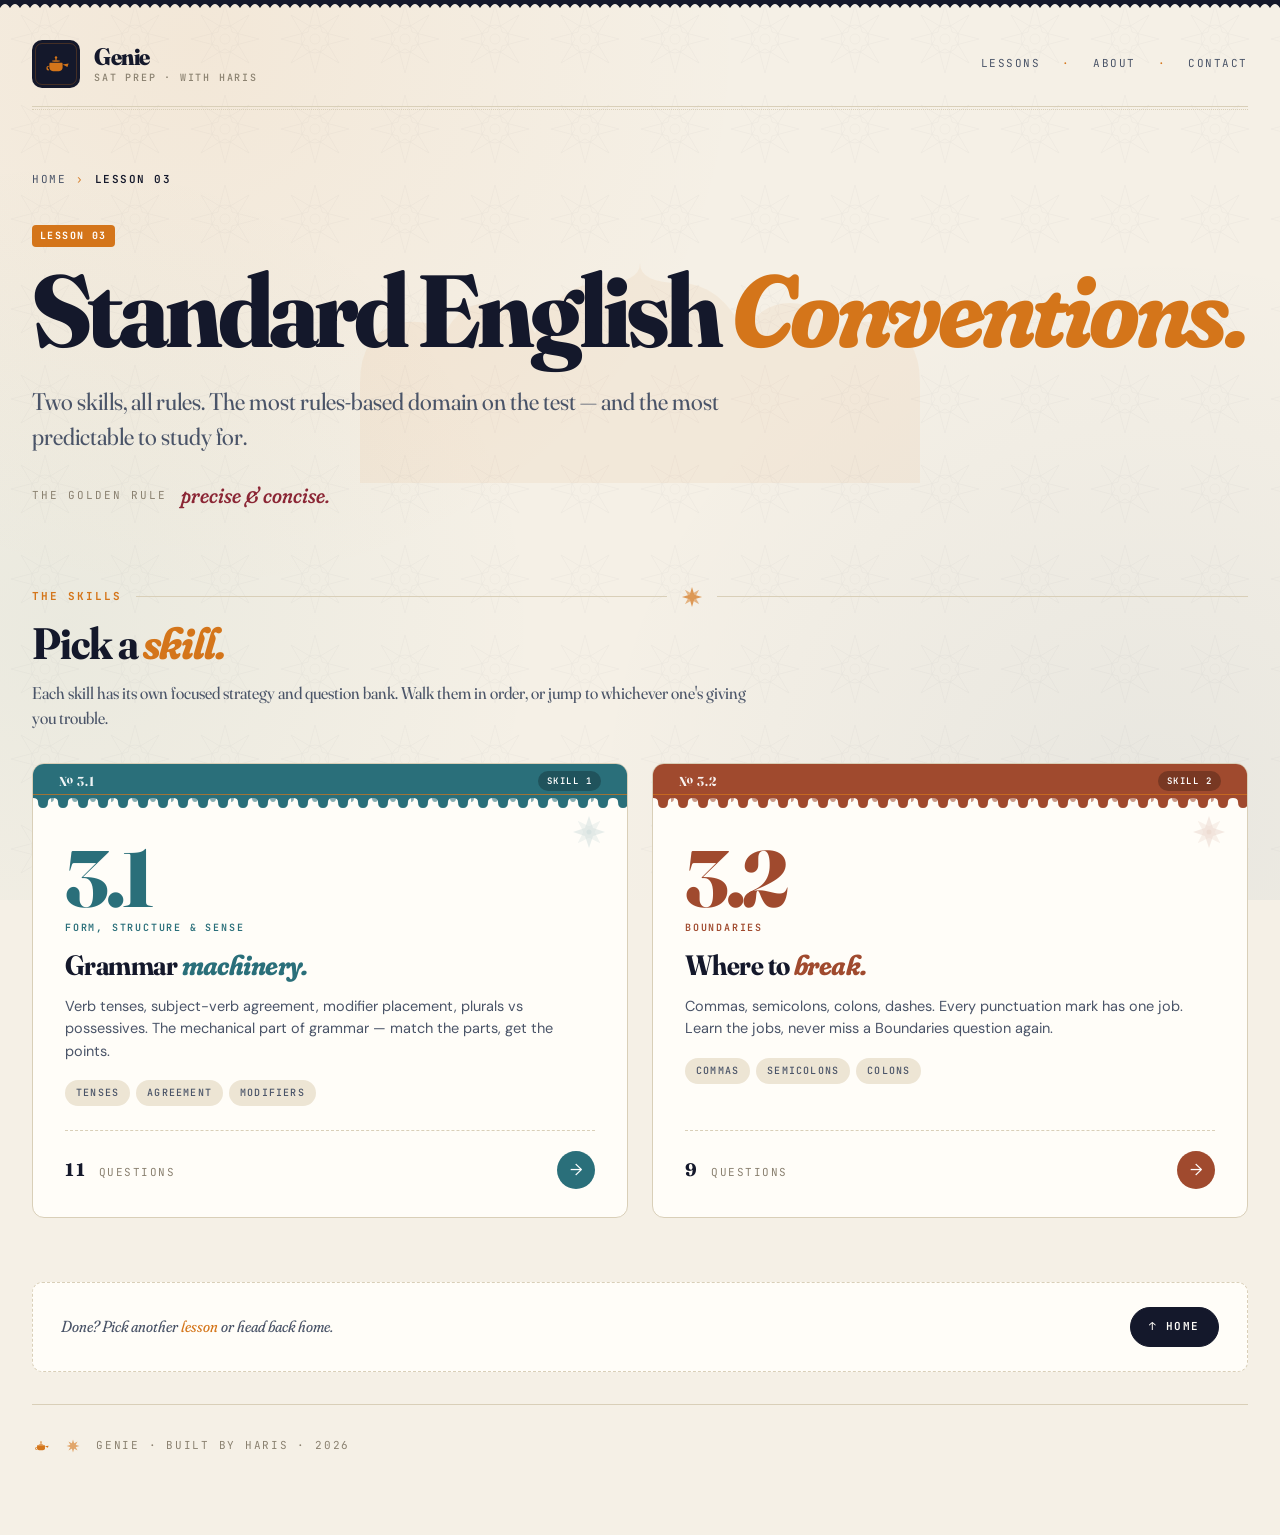
<file: standard-english-conventions.html>
<!DOCTYPE html>
<html lang="en">
<head>
<meta charset="UTF-8">
<meta name="viewport" content="width=device-width, initial-scale=1.0">
<title>Standard English Conventions. · Genie SAT Prep</title>
<meta name="description" content="Real SAT Reading & Writing questions, walked through in plain English.">
<meta property="og:title" content="Standard English Conventions. · Genie SAT Prep">
<meta property="og:description" content="Real SAT Reading & Writing questions, walked through in plain English.">
<meta property="og:type" content="website">
<meta name="twitter:card" content="summary">
<link rel="icon" type="image/svg+xml" href="data:image/svg+xml,%3Csvg xmlns='http://www.w3.org/2000/svg' viewBox='0 0 100 100'%3E%3Crect width='100' height='100' rx='18' fill='%2314182b'/%3E%3Cg fill='%23d4751a'%3E%3Ccircle cx='50' cy='28' r='4'/%3E%3Crect x='48' y='30' width='4' height='8'/%3E%3Cellipse cx='50' cy='40' rx='14' ry='2.5'/%3E%3Cpath d='M 30 46 Q 28 46 28 50 L 28 62 Q 28 72 40 74 L 60 74 Q 72 72 72 62 L 72 50 Q 72 46 70 46 Z'/%3E%3Cpath d='M 72 52 L 92 48 L 88 60 Z'/%3E%3Cpath d='M 28 56 Q 18 56 18 64 Q 18 72 24 72 L 28 70 Q 22 66 22 62 Q 22 58 28 58 Z'/%3E%3C/g%3E%3C/svg%3E">
<link rel="preconnect" href="https://fonts.googleapis.com">
<link rel="preconnect" href="https://fonts.gstatic.com" crossorigin>
<link href="https://fonts.googleapis.com/css2?family=Fraunces:opsz,wght,SOFT@9..144,400;9..144,500;9..144,600;9..144,700;9..144,800;9..144,900&family=DM+Sans:opsz,wght@9..40,400;9..40,500;9..40,600;9..40,700&family=JetBrains+Mono:wght@400;500;600&display=swap" rel="stylesheet">
<link rel="stylesheet" href="style.css">
</head>
<body>
<div class="app">
  <div class="frieze-top"></div>

  <div class="topbar">
    <a href="index.html" class="brand-link">
      <div class="brand-mark"><svg viewBox="0 0 100 100" xmlns="http://www.w3.org/2000/svg">
        <circle cx="50" cy="28" r="4"/>
        <rect x="48" y="30" width="4" height="8"/>
        <ellipse cx="50" cy="40" rx="14" ry="2.5"/>
        <path d="M 30 46 Q 28 46 28 50 L 28 62 Q 28 72 40 74 L 60 74 Q 72 72 72 62 L 72 50 Q 72 46 70 46 Z"/>
        <path d="M 72 52 L 92 48 L 88 60 Z"/>
        <path d="M 28 56 Q 18 56 18 64 Q 18 72 24 72 L 28 70 Q 22 66 22 62 Q 22 58 28 58 Z"/>
      </svg></div>
      <div class="brand-text">
        <div class="brand-name">Genie</div>
        <div class="brand-tag">SAT Prep · with Haris</div>
      </div>
    </a>
    <nav class="topbar-meta">
      <a href="index.html#lessons">Lessons</a>
      <span class="dot">·</span>
      <a href="index.html#about">About</a>
      <span class="dot">·</span>
      <a href="mailto:harisch515@gmail.com">Contact</a>
    </nav>
  </div>


  <div class="breadcrumb"><a href="index.html">Home</a> <span class="crumb-arrow">›</span> <span class="current">Lesson 03</span></div>


  <section class="hero">
    <svg class="hero-arch" viewBox="0 0 720 280" xmlns="http://www.w3.org/2000/svg" aria-hidden="true" preserveAspectRatio="xMidYMid meet">
      <path d="M 80 280 L 80 180 Q 80 130, 120 120 Q 150 115, 165 130 Q 180 100, 210 100 Q 240 100, 255 130 Q 280 80, 320 80 Q 360 80, 360 60 Q 360 80, 400 80 Q 440 80, 465 130 Q 480 100, 510 100 Q 540 100, 555 130 Q 570 115, 600 120 Q 640 130, 640 180 L 640 280 Z" fill="currentColor"/>
    </svg>
    <div class="hero-eyebrow"><span class="lesson-num">Lesson 03</span></div>
    <h1 class="hero-title">Standard English <span class="accent">Conventions.</span></h1>
    <p class="hero-sub">Two skills, all rules. The most rules-based domain on the test — and the most predictable to study for.</p>
    <div class="hero-rule">
      <span class="hero-rule-label">The Golden Rule</span>
      <span class="hero-rule-text">precise &amp; concise.</span>
    </div>
  </section>

  <section class="section">
    <div class="section-hdr">
      <div class="section-eyebrow">The Skills</div>
      <span class="section-rule"></span>
      <svg class="ornament-star" viewBox="0 0 24 24" xmlns="http://www.w3.org/2000/svg" aria-hidden="true">
        <path d="M12 1 L14.5 9.5 L23 12 L14.5 14.5 L12 23 L9.5 14.5 L1 12 L9.5 9.5 Z"/>
        <path d="M12 1 L14.5 9.5 L23 12 L14.5 14.5 L12 23 L9.5 14.5 L1 12 L9.5 9.5 Z" transform="rotate(45 12 12)" opacity="0.7"/>
      </svg>
      <span class="section-rule"></span>
    </div>
    <h2 class="section-title">Pick a <em>skill.</em></h2>
    <p class="section-sub">Each skill has its own focused strategy and question bank. Walk them in order, or jump to whichever one's giving you trouble.</p>

    <div class="lesson-grid ">
      
      <a href="form-structure-sense.html" class="lesson-card" style="--card-color: var(--c-form)">
        <div class="muqarnas-frieze">
          <div class="tier-1">
            <span class="frieze-num">№ 3.1</span>
            <span class="frieze-badge">Skill 1</span>
          </div>
          <div class="tier-divider"></div>
          <div class="tier-2"></div>
        </div>
        <div class="card-body">
          <svg class="card-corner" viewBox="0 0 40 40" xmlns="http://www.w3.org/2000/svg" aria-hidden="true">
            <path d="M20 4 L24 16 L36 20 L24 24 L20 36 L16 24 L4 20 L16 16 Z" fill="currentColor" opacity="0.6"/>
            <path d="M20 4 L24 16 L36 20 L24 24 L20 36 L16 24 L4 20 L16 16 Z" transform="rotate(45 20 20)" fill="currentColor" opacity="0.4"/>
            <circle cx="20" cy="20" r="2.5" fill="currentColor"/>
          </svg>
          <div class="card-num">3.1</div>
          <div class="card-skill">Form, Structure &amp; Sense</div>
          <h3 class="card-title">Grammar <em>machinery.</em></h3>
          <p class="card-desc">Verb tenses, subject-verb agreement, modifier placement, plurals vs possessives. The mechanical part of grammar — match the parts, get the points.</p>
          <div class="card-topics"><span class="topic-pill">Tenses</span><span class="topic-pill">Agreement</span><span class="topic-pill">Modifiers</span></div>
          <div class="card-foot">
            <div class="card-qcount"><strong>11</strong> questions</div>
            <div class="card-arrow">→</div>
          </div>
        </div>
      </a>
    
      <a href="boundaries.html" class="lesson-card" style="--card-color: var(--c-bound)">
        <div class="muqarnas-frieze">
          <div class="tier-1">
            <span class="frieze-num">№ 3.2</span>
            <span class="frieze-badge">Skill 2</span>
          </div>
          <div class="tier-divider"></div>
          <div class="tier-2"></div>
        </div>
        <div class="card-body">
          <svg class="card-corner" viewBox="0 0 40 40" xmlns="http://www.w3.org/2000/svg" aria-hidden="true">
            <path d="M20 4 L24 16 L36 20 L24 24 L20 36 L16 24 L4 20 L16 16 Z" fill="currentColor" opacity="0.6"/>
            <path d="M20 4 L24 16 L36 20 L24 24 L20 36 L16 24 L4 20 L16 16 Z" transform="rotate(45 20 20)" fill="currentColor" opacity="0.4"/>
            <circle cx="20" cy="20" r="2.5" fill="currentColor"/>
          </svg>
          <div class="card-num">3.2</div>
          <div class="card-skill">Boundaries</div>
          <h3 class="card-title">Where to <em>break.</em></h3>
          <p class="card-desc">Commas, semicolons, colons, dashes. Every punctuation mark has one job. Learn the jobs, never miss a Boundaries question again.</p>
          <div class="card-topics"><span class="topic-pill">Commas</span><span class="topic-pill">Semicolons</span><span class="topic-pill">Colons</span></div>
          <div class="card-foot">
            <div class="card-qcount"><strong>9</strong> questions</div>
            <div class="card-arrow">→</div>
          </div>
        </div>
      </a>
    
    </div>
  </section>

  
  <div class="return-bar">
    <div class="return-text">Done? Pick another <em>lesson</em> or head back home.</div>
    <div class="return-actions"><a class="return-link" href="index.html">↑ Home</a></div>
  </div>


  
  <div class="footer">
    <div class="footer-brand">
      <svg class="footer-lamp" viewBox="0 0 100 100" xmlns="http://www.w3.org/2000/svg">
        <circle cx="50" cy="28" r="4"/>
        <rect x="48" y="30" width="4" height="8"/>
        <ellipse cx="50" cy="40" rx="14" ry="2.5"/>
        <path d="M 30 46 Q 28 46 28 50 L 28 62 Q 28 72 40 74 L 60 74 Q 72 72 72 62 L 72 50 Q 72 46 70 46 Z"/>
        <path d="M 72 52 L 92 48 L 88 60 Z"/>
        <path d="M 28 56 Q 18 56 18 64 Q 18 72 24 72 L 28 70 Q 22 66 22 62 Q 22 58 28 58 Z"/>
      </svg>
      <svg class="footer-ornament" viewBox="0 0 24 24" aria-hidden="true">
        <path d="M12 1 L14.5 9.5 L23 12 L14.5 14.5 L12 23 L9.5 14.5 L1 12 L9.5 9.5 Z"/>
        <path d="M12 1 L14.5 9.5 L23 12 L14.5 14.5 L12 23 L9.5 14.5 L1 12 L9.5 9.5 Z" transform="rotate(45 12 12)"/>
      </svg>
      <span>Genie · Built by Haris · 2026</span>
    </div>
  </div>
</div>
</body>
</html>
</file>
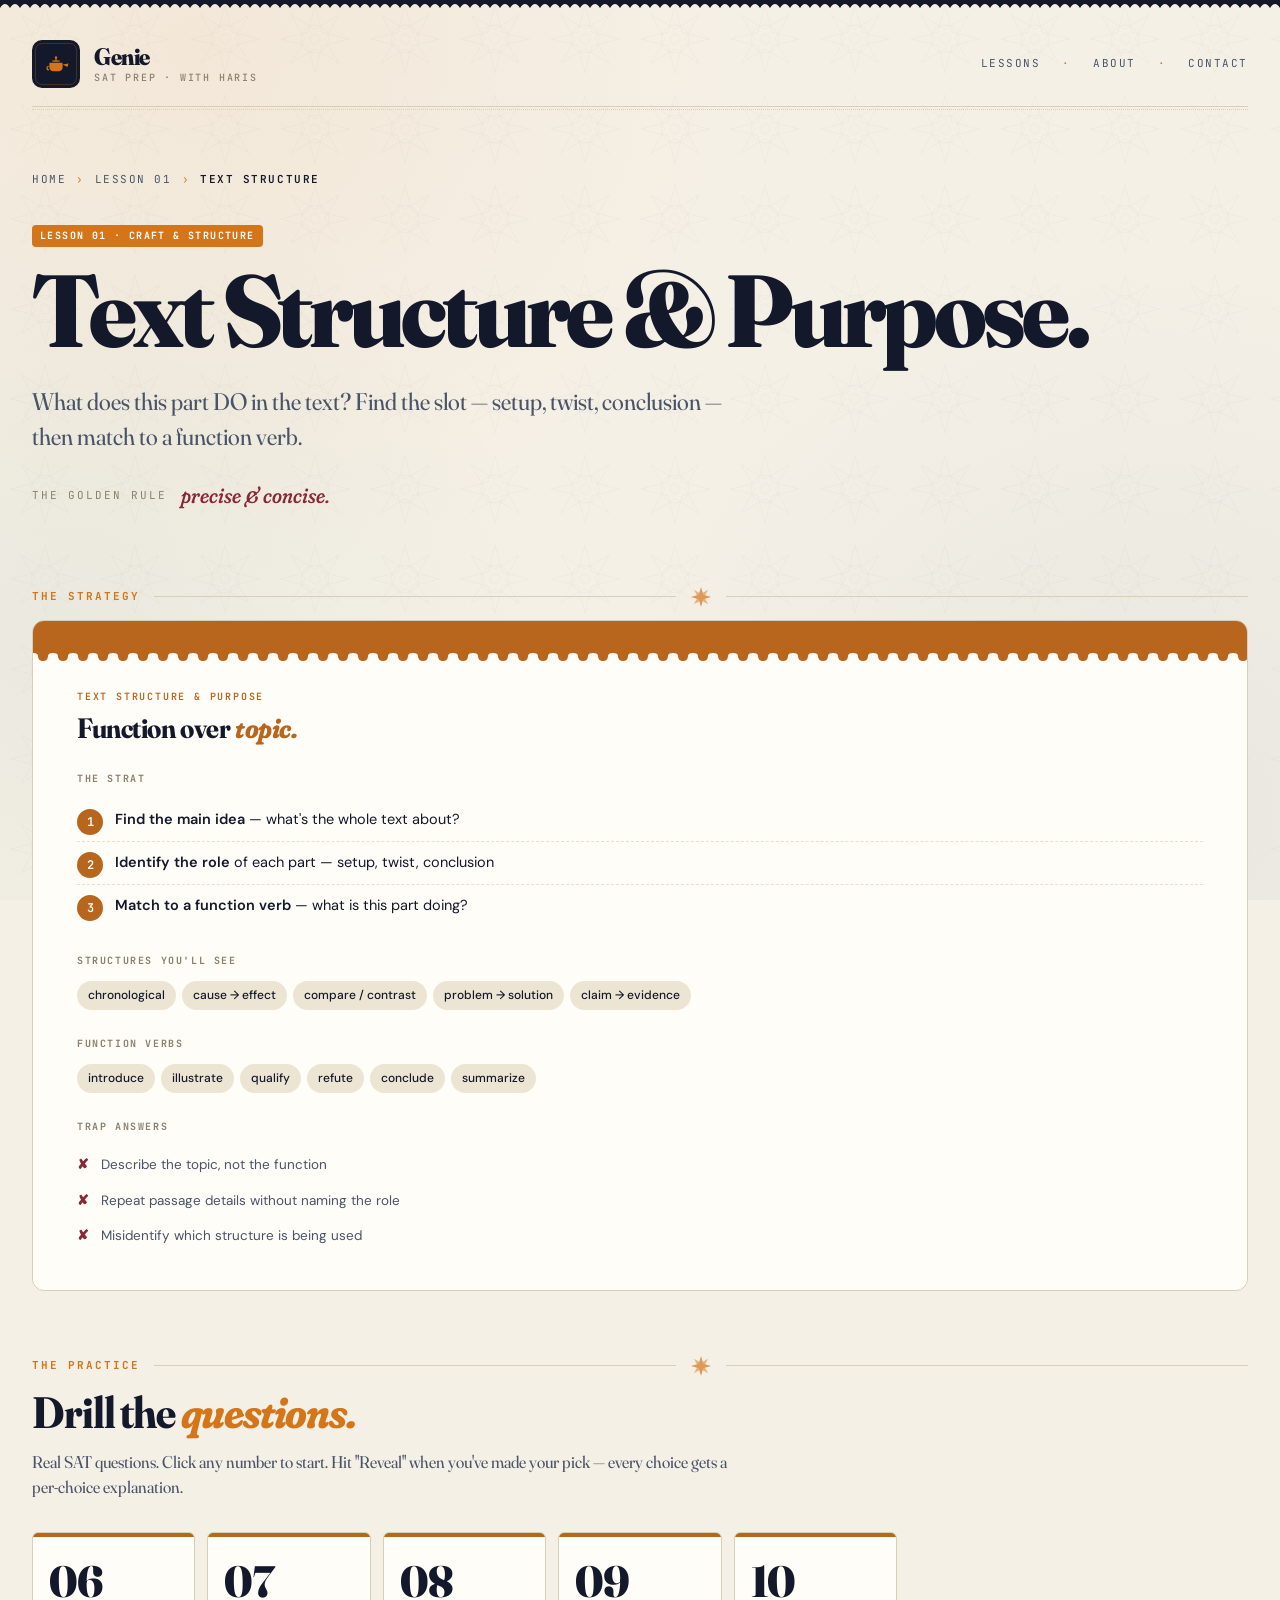
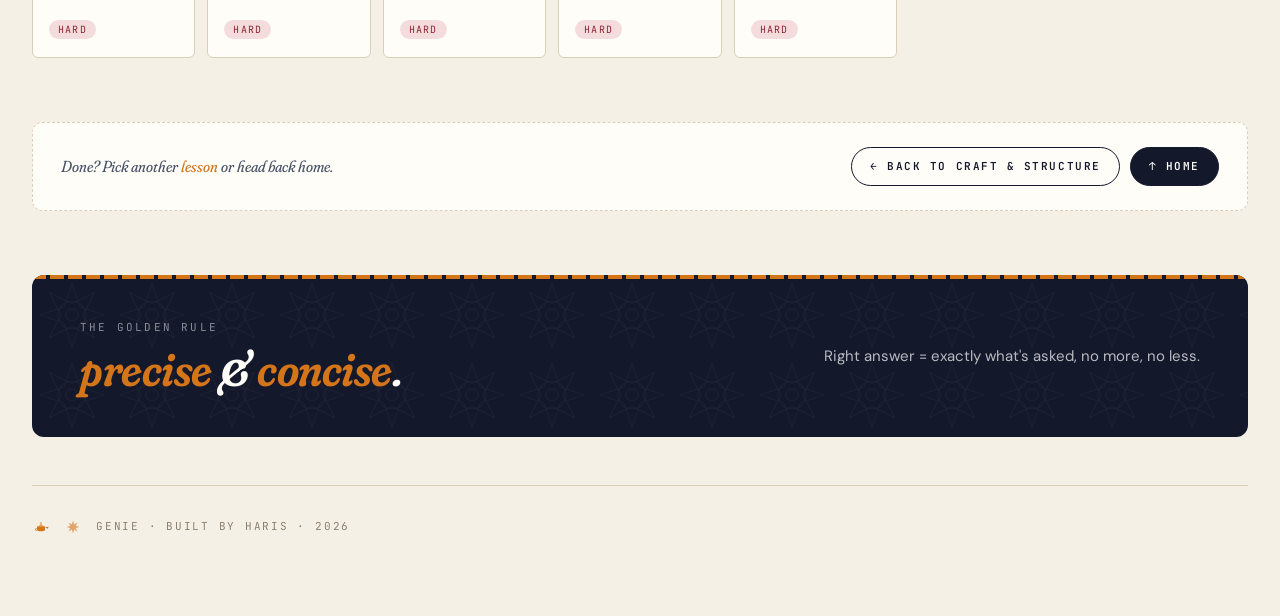
<file: text-structure.html>
<!DOCTYPE html>
<html lang="en">
<head>
<meta charset="UTF-8">
<meta name="viewport" content="width=device-width, initial-scale=1.0">
<title>Text Structure &amp; Purpose · Genie SAT Prep</title>
<meta name="description" content="Real SAT Reading & Writing questions, walked through in plain English.">
<meta property="og:title" content="Text Structure &amp; Purpose · Genie SAT Prep">
<meta property="og:description" content="Real SAT Reading & Writing questions, walked through in plain English.">
<meta property="og:type" content="website">
<meta name="twitter:card" content="summary">
<link rel="icon" type="image/svg+xml" href="data:image/svg+xml,%3Csvg xmlns='http://www.w3.org/2000/svg' viewBox='0 0 100 100'%3E%3Crect width='100' height='100' rx='18' fill='%2314182b'/%3E%3Cg fill='%23d4751a'%3E%3Ccircle cx='50' cy='28' r='4'/%3E%3Crect x='48' y='30' width='4' height='8'/%3E%3Cellipse cx='50' cy='40' rx='14' ry='2.5'/%3E%3Cpath d='M 30 46 Q 28 46 28 50 L 28 62 Q 28 72 40 74 L 60 74 Q 72 72 72 62 L 72 50 Q 72 46 70 46 Z'/%3E%3Cpath d='M 72 52 L 92 48 L 88 60 Z'/%3E%3Cpath d='M 28 56 Q 18 56 18 64 Q 18 72 24 72 L 28 70 Q 22 66 22 62 Q 22 58 28 58 Z'/%3E%3C/g%3E%3C/svg%3E">
<link rel="preconnect" href="https://fonts.googleapis.com">
<link rel="preconnect" href="https://fonts.gstatic.com" crossorigin>
<link href="https://fonts.googleapis.com/css2?family=Fraunces:opsz,wght,SOFT@9..144,400;9..144,500;9..144,600;9..144,700;9..144,800;9..144,900&family=DM+Sans:opsz,wght@9..40,400;9..40,500;9..40,600;9..40,700&family=JetBrains+Mono:wght@400;500;600&display=swap" rel="stylesheet">
<link rel="stylesheet" href="style.css">
</head>
<body>
<div class="app">
  <div class="frieze-top"></div>

  <div class="topbar">
    <a href="index.html" class="brand-link">
      <div class="brand-mark"><svg viewBox="0 0 100 100" xmlns="http://www.w3.org/2000/svg">
        <circle cx="50" cy="28" r="4"/>
        <rect x="48" y="30" width="4" height="8"/>
        <ellipse cx="50" cy="40" rx="14" ry="2.5"/>
        <path d="M 30 46 Q 28 46 28 50 L 28 62 Q 28 72 40 74 L 60 74 Q 72 72 72 62 L 72 50 Q 72 46 70 46 Z"/>
        <path d="M 72 52 L 92 48 L 88 60 Z"/>
        <path d="M 28 56 Q 18 56 18 64 Q 18 72 24 72 L 28 70 Q 22 66 22 62 Q 22 58 28 58 Z"/>
      </svg></div>
      <div class="brand-text">
        <div class="brand-name">Genie</div>
        <div class="brand-tag">SAT Prep · with Haris</div>
      </div>
    </a>
    <nav class="topbar-meta">
      <a href="index.html#lessons">Lessons</a>
      <span class="dot">·</span>
      <a href="index.html#about">About</a>
      <span class="dot">·</span>
      <a href="mailto:harisch515@gmail.com">Contact</a>
    </nav>
  </div>


  <div class="breadcrumb"><a href="index.html">Home</a> <span class="crumb-arrow">›</span> <a href="craft-and-structure.html">Lesson 01</a> <span class="crumb-arrow">›</span> <span class="current">Text Structure</span></div>


  <section class="hero">
    <div class="hero-eyebrow"><span class="lesson-num">Lesson 01 · Craft &amp; Structure</span></div>
    <h1 class="hero-title">Text Structure &amp; Purpose.</h1>
    <p class="hero-sub">What does this part DO in the text? Find the slot — setup, twist, conclusion — then match to a function verb.</p>
    <div class="hero-rule">
      <span class="hero-rule-label">The Golden Rule</span>
      <span class="hero-rule-text">precise &amp; concise.</span>
    </div>
  </section>

  <section class="section">
    <div class="section-hdr">
      <div class="section-eyebrow">The Strategy</div>
      <span class="section-rule"></span>
      <svg class="ornament-star" viewBox="0 0 24 24" xmlns="http://www.w3.org/2000/svg" aria-hidden="true">
        <path d="M12 1 L14.5 9.5 L23 12 L14.5 14.5 L12 23 L9.5 14.5 L1 12 L9.5 9.5 Z"/>
        <path d="M12 1 L14.5 9.5 L23 12 L14.5 14.5 L12 23 L9.5 14.5 L1 12 L9.5 9.5 Z" transform="rotate(45 12 12)" opacity="0.7"/>
      </svg>
      <span class="section-rule"></span>
    </div>
    
    <div class="strategy-card" style="--card-color: var(--c-structure)">
      <div class="strat-frieze"></div>
      <div class="strategy-body">
        <div class="strat-label">Text Structure &amp; Purpose</div>
        <h3 class="strat-h3">Function over <em>topic.</em></h3>
        
      <div class="strat-section">
        <h4>The strat</h4>
        <ol class="strat-steps"><li><strong>Find the main idea</strong> — what's the whole text about?</li><li><strong>Identify the role</strong> of each part — setup, twist, conclusion</li><li><strong>Match to a function verb</strong> — what is this part doing?</li></ol>
      </div>
      <div class="strat-section">
        <h4>Structures you'll see</h4>
        <div class="strat-pills"><span class="strat-pill">chronological</span><span class="strat-pill">cause → effect</span><span class="strat-pill">compare / contrast</span><span class="strat-pill">problem → solution</span><span class="strat-pill">claim → evidence</span></div>
      </div>
      <div class="strat-section">
        <h4>Function verbs</h4>
        <div class="strat-pills"><span class="strat-pill">introduce</span><span class="strat-pill">illustrate</span><span class="strat-pill">qualify</span><span class="strat-pill">refute</span><span class="strat-pill">conclude</span><span class="strat-pill">summarize</span></div>
      </div>
      <div class="strat-section">
        <h4>Trap answers</h4>
        <ul class="strat-traps"><li>Describe the topic, not the function</li><li>Repeat passage details without naming the role</li><li>Misidentify which structure is being used</li></ul>
      </div>
      </div>
    </div>
  </section>

  <section class="section" id="qbank-section">
    <div class="section-hdr">
      <div class="section-eyebrow">The Practice</div>
      <span class="section-rule"></span>
      <svg class="ornament-star" viewBox="0 0 24 24" xmlns="http://www.w3.org/2000/svg" aria-hidden="true">
        <path d="M12 1 L14.5 9.5 L23 12 L14.5 14.5 L12 23 L9.5 14.5 L1 12 L9.5 9.5 Z"/>
        <path d="M12 1 L14.5 9.5 L23 12 L14.5 14.5 L12 23 L9.5 14.5 L1 12 L9.5 9.5 Z" transform="rotate(45 12 12)" opacity="0.7"/>
      </svg>
      <span class="section-rule"></span>
    </div>
    <h2 class="section-title">Drill the <em>questions.</em></h2>
    <p class="section-sub">Real SAT questions. Click any number to start. Hit "Reveal" when you've made your pick — every choice gets a per-choice explanation.</p>
    <div class="qbank-grid" id="qbank"></div>
  </section>

  <section id="qview" class="qview"></section>

  
  <div class="return-bar">
    <div class="return-text">Done? Pick another <em>lesson</em> or head back home.</div>
    <div class="return-actions"><a class="return-link outline" href="craft-and-structure.html">← Back to Craft &amp; Structure</a><a class="return-link" href="index.html">↑ Home</a></div>
  </div>


  
  <div class="golden-rule-strip">
    <div>
      <div class="rule-label">The Golden Rule</div>
      <div class="rule-text"><em>precise</em> &amp; <em>concise</em>.</div>
    </div>
    <div class="rule-sub">Right answer = exactly what's asked, no more, no less.</div>
  </div>


<script src="questions-data.js"></script>
<script>
  const SKILL_KEY = "text-structure";
  const CARD_COLOR_VAR = "--c-structure";
  const ALL_QUESTIONS = CS_QUESTIONS;
  const questions = ALL_QUESTIONS.filter(q => q.skill === 'structure');
</script>
<script src="engine.js"></script>

  
  <div class="footer">
    <div class="footer-brand">
      <svg class="footer-lamp" viewBox="0 0 100 100" xmlns="http://www.w3.org/2000/svg">
        <circle cx="50" cy="28" r="4"/>
        <rect x="48" y="30" width="4" height="8"/>
        <ellipse cx="50" cy="40" rx="14" ry="2.5"/>
        <path d="M 30 46 Q 28 46 28 50 L 28 62 Q 28 72 40 74 L 60 74 Q 72 72 72 62 L 72 50 Q 72 46 70 46 Z"/>
        <path d="M 72 52 L 92 48 L 88 60 Z"/>
        <path d="M 28 56 Q 18 56 18 64 Q 18 72 24 72 L 28 70 Q 22 66 22 62 Q 22 58 28 58 Z"/>
      </svg>
      <svg class="footer-ornament" viewBox="0 0 24 24" aria-hidden="true">
        <path d="M12 1 L14.5 9.5 L23 12 L14.5 14.5 L12 23 L9.5 14.5 L1 12 L9.5 9.5 Z"/>
        <path d="M12 1 L14.5 9.5 L23 12 L14.5 14.5 L12 23 L9.5 14.5 L1 12 L9.5 9.5 Z" transform="rotate(45 12 12)"/>
      </svg>
      <span>Genie · Built by Haris · 2026</span>
    </div>
  </div>
</div>
</body>
</html>
</file>
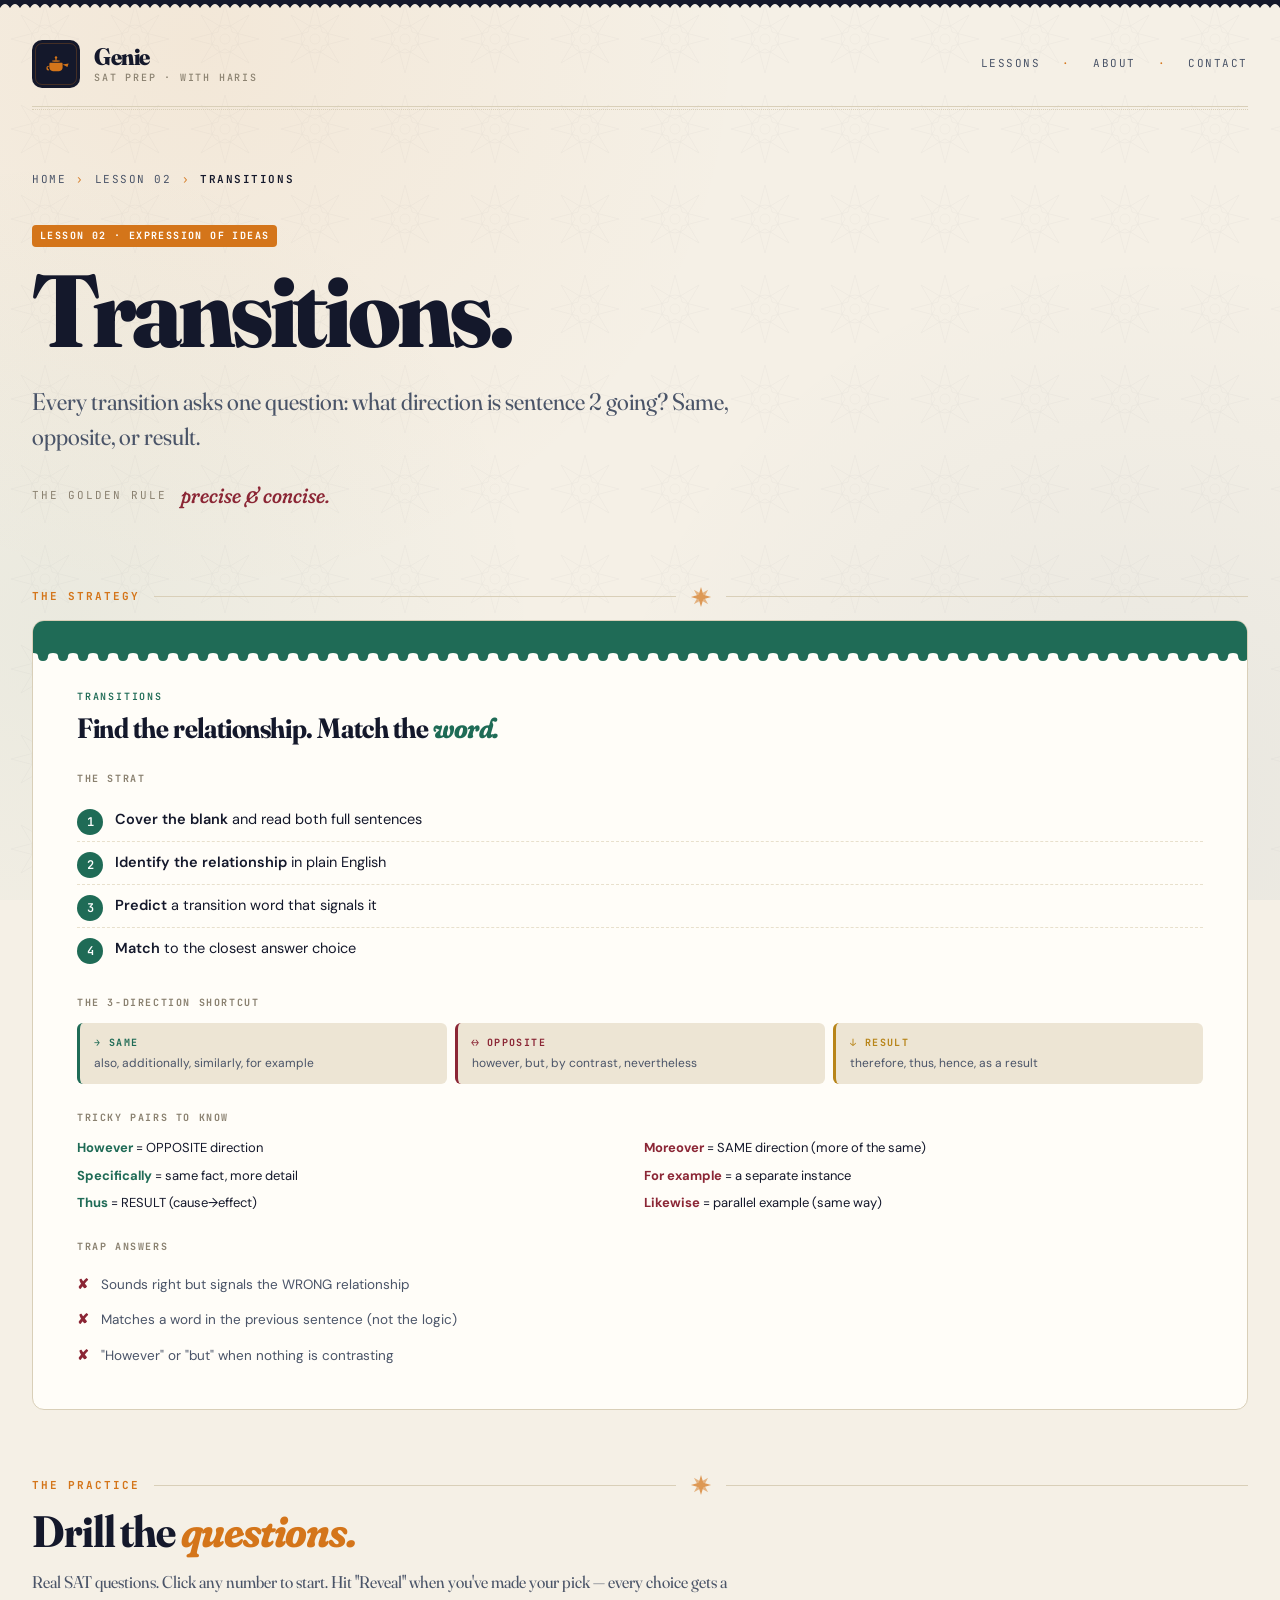
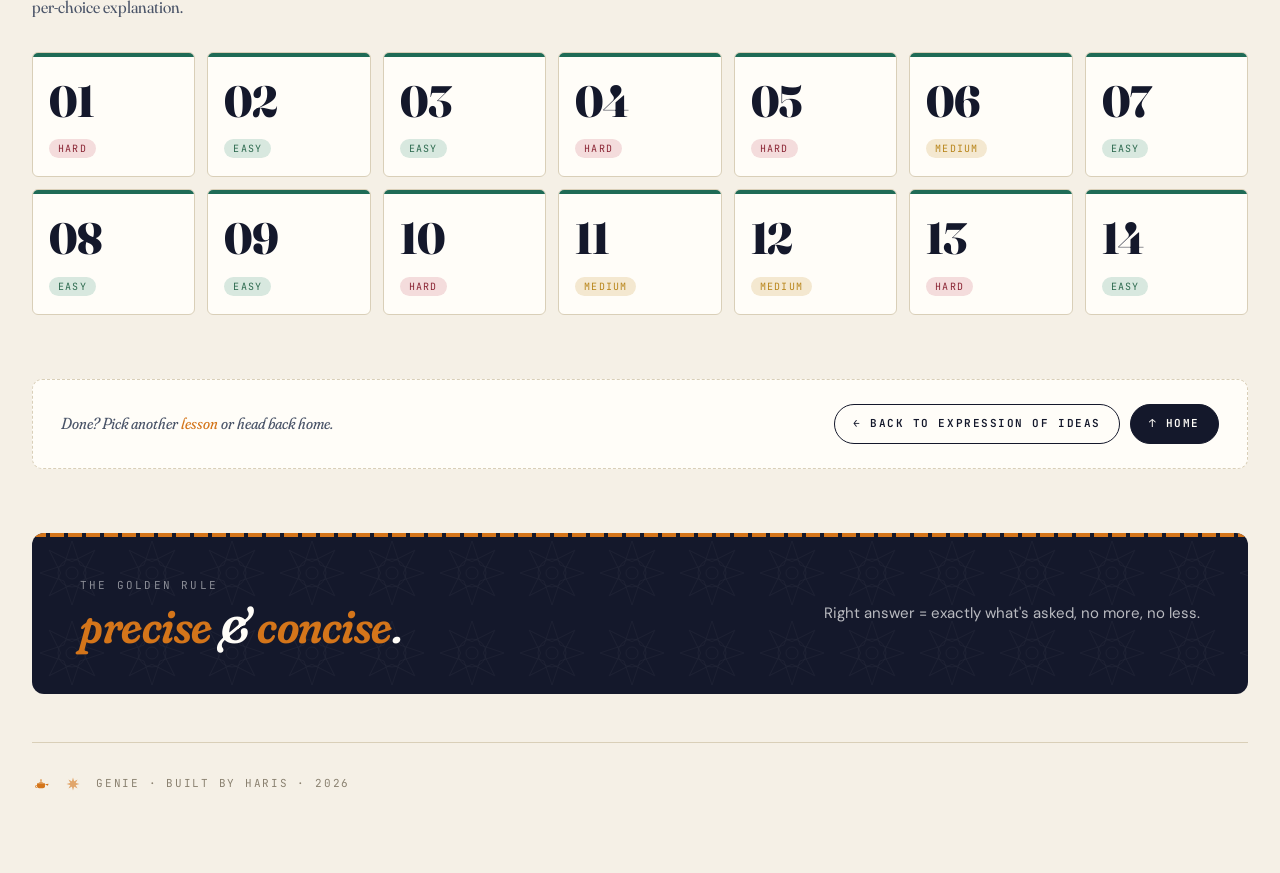
<file: transitions.html>
<!DOCTYPE html>
<html lang="en">
<head>
<meta charset="UTF-8">
<meta name="viewport" content="width=device-width, initial-scale=1.0">
<title>Transitions · Genie SAT Prep</title>
<meta name="description" content="Real SAT Reading & Writing questions, walked through in plain English.">
<meta property="og:title" content="Transitions · Genie SAT Prep">
<meta property="og:description" content="Real SAT Reading & Writing questions, walked through in plain English.">
<meta property="og:type" content="website">
<meta name="twitter:card" content="summary">
<link rel="icon" type="image/svg+xml" href="data:image/svg+xml,%3Csvg xmlns='http://www.w3.org/2000/svg' viewBox='0 0 100 100'%3E%3Crect width='100' height='100' rx='18' fill='%2314182b'/%3E%3Cg fill='%23d4751a'%3E%3Ccircle cx='50' cy='28' r='4'/%3E%3Crect x='48' y='30' width='4' height='8'/%3E%3Cellipse cx='50' cy='40' rx='14' ry='2.5'/%3E%3Cpath d='M 30 46 Q 28 46 28 50 L 28 62 Q 28 72 40 74 L 60 74 Q 72 72 72 62 L 72 50 Q 72 46 70 46 Z'/%3E%3Cpath d='M 72 52 L 92 48 L 88 60 Z'/%3E%3Cpath d='M 28 56 Q 18 56 18 64 Q 18 72 24 72 L 28 70 Q 22 66 22 62 Q 22 58 28 58 Z'/%3E%3C/g%3E%3C/svg%3E">
<link rel="preconnect" href="https://fonts.googleapis.com">
<link rel="preconnect" href="https://fonts.gstatic.com" crossorigin>
<link href="https://fonts.googleapis.com/css2?family=Fraunces:opsz,wght,SOFT@9..144,400;9..144,500;9..144,600;9..144,700;9..144,800;9..144,900&family=DM+Sans:opsz,wght@9..40,400;9..40,500;9..40,600;9..40,700&family=JetBrains+Mono:wght@400;500;600&display=swap" rel="stylesheet">
<link rel="stylesheet" href="style.css">
</head>
<body>
<div class="app">
  <div class="frieze-top"></div>

  <div class="topbar">
    <a href="index.html" class="brand-link">
      <div class="brand-mark"><svg viewBox="0 0 100 100" xmlns="http://www.w3.org/2000/svg">
        <circle cx="50" cy="28" r="4"/>
        <rect x="48" y="30" width="4" height="8"/>
        <ellipse cx="50" cy="40" rx="14" ry="2.5"/>
        <path d="M 30 46 Q 28 46 28 50 L 28 62 Q 28 72 40 74 L 60 74 Q 72 72 72 62 L 72 50 Q 72 46 70 46 Z"/>
        <path d="M 72 52 L 92 48 L 88 60 Z"/>
        <path d="M 28 56 Q 18 56 18 64 Q 18 72 24 72 L 28 70 Q 22 66 22 62 Q 22 58 28 58 Z"/>
      </svg></div>
      <div class="brand-text">
        <div class="brand-name">Genie</div>
        <div class="brand-tag">SAT Prep · with Haris</div>
      </div>
    </a>
    <nav class="topbar-meta">
      <a href="index.html#lessons">Lessons</a>
      <span class="dot">·</span>
      <a href="index.html#about">About</a>
      <span class="dot">·</span>
      <a href="mailto:harisch515@gmail.com">Contact</a>
    </nav>
  </div>


  <div class="breadcrumb"><a href="index.html">Home</a> <span class="crumb-arrow">›</span> <a href="expression-of-ideas.html">Lesson 02</a> <span class="crumb-arrow">›</span> <span class="current">Transitions</span></div>


  <section class="hero">
    <div class="hero-eyebrow"><span class="lesson-num">Lesson 02 · Expression of Ideas</span></div>
    <h1 class="hero-title">Transitions.</h1>
    <p class="hero-sub">Every transition asks one question: what direction is sentence 2 going? Same, opposite, or result.</p>
    <div class="hero-rule">
      <span class="hero-rule-label">The Golden Rule</span>
      <span class="hero-rule-text">precise &amp; concise.</span>
    </div>
  </section>

  <section class="section">
    <div class="section-hdr">
      <div class="section-eyebrow">The Strategy</div>
      <span class="section-rule"></span>
      <svg class="ornament-star" viewBox="0 0 24 24" xmlns="http://www.w3.org/2000/svg" aria-hidden="true">
        <path d="M12 1 L14.5 9.5 L23 12 L14.5 14.5 L12 23 L9.5 14.5 L1 12 L9.5 9.5 Z"/>
        <path d="M12 1 L14.5 9.5 L23 12 L14.5 14.5 L12 23 L9.5 14.5 L1 12 L9.5 9.5 Z" transform="rotate(45 12 12)" opacity="0.7"/>
      </svg>
      <span class="section-rule"></span>
    </div>
    
    <div class="strategy-card" style="--card-color: var(--c-trans)">
      <div class="strat-frieze"></div>
      <div class="strategy-body">
        <div class="strat-label">Transitions</div>
        <h3 class="strat-h3">Find the relationship. Match the <em>word.</em></h3>
        
      <div class="strat-section">
        <h4>The strat</h4>
        <ol class="strat-steps"><li><strong>Cover the blank</strong> and read both full sentences</li><li><strong>Identify the relationship</strong> in plain English</li><li><strong>Predict</strong> a transition word that signals it</li><li><strong>Match</strong> to the closest answer choice</li></ol>
      </div>
      <div class="strat-section">
        <h4>The 3-direction shortcut</h4>
        
        <div style="display: grid; grid-template-columns: repeat(3, 1fr); gap: 8px; margin-bottom: 8px;">
          <div style="padding: 12px 14px; background: var(--bg-warm); border-radius: 6px; border-left: 3px solid var(--c-trans);">
            <div style="font-family: var(--mono); font-size: 10px; text-transform: uppercase; letter-spacing: 0.14em; color: var(--c-trans); font-weight: 700; margin-bottom: 4px;">→ Same</div>
            <div style="font-size: 12px; color: var(--ink-soft); line-height: 1.4;">also, additionally, similarly, for example</div>
          </div>
          <div style="padding: 12px 14px; background: var(--bg-warm); border-radius: 6px; border-left: 3px solid var(--accent);">
            <div style="font-family: var(--mono); font-size: 10px; text-transform: uppercase; letter-spacing: 0.14em; color: var(--accent); font-weight: 700; margin-bottom: 4px;">↔ Opposite</div>
            <div style="font-size: 12px; color: var(--ink-soft); line-height: 1.4;">however, but, by contrast, nevertheless</div>
          </div>
          <div style="padding: 12px 14px; background: var(--bg-warm); border-radius: 6px; border-left: 3px solid var(--gold);">
            <div style="font-family: var(--mono); font-size: 10px; text-transform: uppercase; letter-spacing: 0.14em; color: var(--gold); font-weight: 700; margin-bottom: 4px;">↓ Result</div>
            <div style="font-size: 12px; color: var(--ink-soft); line-height: 1.4;">therefore, thus, hence, as a result</div>
          </div>
        </div>
      </div>
      <div class="strat-section">
        <h4>Tricky pairs to know</h4>
        
        <div style="display: grid; grid-template-columns: 1fr 1fr; gap: 8px; font-size: 13px; line-height: 1.5;">
          <div><strong style="color: var(--c-trans);">However</strong> = OPPOSITE direction</div>
          <div><strong style="color: var(--accent);">Moreover</strong> = SAME direction (more of the same)</div>
          <div><strong style="color: var(--c-trans);">Specifically</strong> = same fact, more detail</div>
          <div><strong style="color: var(--accent);">For example</strong> = a separate instance</div>
          <div><strong style="color: var(--c-trans);">Thus</strong> = RESULT (cause→effect)</div>
          <div><strong style="color: var(--accent);">Likewise</strong> = parallel example (same way)</div>
        </div>
      </div>
      <div class="strat-section">
        <h4>Trap answers</h4>
        <ul class="strat-traps"><li>Sounds right but signals the WRONG relationship</li><li>Matches a word in the previous sentence (not the logic)</li><li>&quot;However&quot; or &quot;but&quot; when nothing is contrasting</li></ul>
      </div>
      </div>
    </div>
  </section>

  <section class="section" id="qbank-section">
    <div class="section-hdr">
      <div class="section-eyebrow">The Practice</div>
      <span class="section-rule"></span>
      <svg class="ornament-star" viewBox="0 0 24 24" xmlns="http://www.w3.org/2000/svg" aria-hidden="true">
        <path d="M12 1 L14.5 9.5 L23 12 L14.5 14.5 L12 23 L9.5 14.5 L1 12 L9.5 9.5 Z"/>
        <path d="M12 1 L14.5 9.5 L23 12 L14.5 14.5 L12 23 L9.5 14.5 L1 12 L9.5 9.5 Z" transform="rotate(45 12 12)" opacity="0.7"/>
      </svg>
      <span class="section-rule"></span>
    </div>
    <h2 class="section-title">Drill the <em>questions.</em></h2>
    <p class="section-sub">Real SAT questions. Click any number to start. Hit "Reveal" when you've made your pick — every choice gets a per-choice explanation.</p>
    <div class="qbank-grid" id="qbank"></div>
  </section>

  <section id="qview" class="qview"></section>

  
  <div class="return-bar">
    <div class="return-text">Done? Pick another <em>lesson</em> or head back home.</div>
    <div class="return-actions"><a class="return-link outline" href="expression-of-ideas.html">← Back to Expression of Ideas</a><a class="return-link" href="index.html">↑ Home</a></div>
  </div>


  
  <div class="golden-rule-strip">
    <div>
      <div class="rule-label">The Golden Rule</div>
      <div class="rule-text"><em>precise</em> &amp; <em>concise</em>.</div>
    </div>
    <div class="rule-sub">Right answer = exactly what's asked, no more, no less.</div>
  </div>


<script src="questions-data.js"></script>
<script>
  const SKILL_KEY = "transitions";
  const CARD_COLOR_VAR = "--c-trans";
  const ALL_QUESTIONS = EOI_QUESTIONS;
  const questions = ALL_QUESTIONS.filter(q => q.skill === 'trans');
</script>
<script src="engine.js"></script>

  
  <div class="footer">
    <div class="footer-brand">
      <svg class="footer-lamp" viewBox="0 0 100 100" xmlns="http://www.w3.org/2000/svg">
        <circle cx="50" cy="28" r="4"/>
        <rect x="48" y="30" width="4" height="8"/>
        <ellipse cx="50" cy="40" rx="14" ry="2.5"/>
        <path d="M 30 46 Q 28 46 28 50 L 28 62 Q 28 72 40 74 L 60 74 Q 72 72 72 62 L 72 50 Q 72 46 70 46 Z"/>
        <path d="M 72 52 L 92 48 L 88 60 Z"/>
        <path d="M 28 56 Q 18 56 18 64 Q 18 72 24 72 L 28 70 Q 22 66 22 62 Q 22 58 28 58 Z"/>
      </svg>
      <svg class="footer-ornament" viewBox="0 0 24 24" aria-hidden="true">
        <path d="M12 1 L14.5 9.5 L23 12 L14.5 14.5 L12 23 L9.5 14.5 L1 12 L9.5 9.5 Z"/>
        <path d="M12 1 L14.5 9.5 L23 12 L14.5 14.5 L12 23 L9.5 14.5 L1 12 L9.5 9.5 Z" transform="rotate(45 12 12)"/>
      </svg>
      <span>Genie · Built by Haris · 2026</span>
    </div>
  </div>
</div>
</body>
</html>
</file>
<file: style.css>
/* ==========================================================================
   Genie · SAT Prep — Shared Stylesheet
   Persian/Mughal-influenced design system
   ========================================================================== */

:root {
  --bg: #f5f0e6;
  --bg-warm: #ede5d4;
  --paper: #fffdf8;
  --ink: #14182b;
  --ink-soft: #4a5468;
  --ink-muted: #8a8170;
  --rule: #d9cfb8;
  --rule-soft: #e8e0cc;
  --accent: #8b2635;
  --gold: #b8851a;
  --saffron: #d4751a;
  --saffron-deep: #b8601a;
  --saffron-soft: #f0dcc4;
  --teal: #2a6f7a;
  --correct: #2d6a4f;
  --correct-bg: #d8e8df;
  --wrong: #a73a4b;
  --wrong-bg: #f4dcdc;
  --wrong-soft: #e6c4c4;

  /* Lesson + skill colors */
  --c-cs: #1a4f7a;
  --c-eoi: #1f6b56;
  --c-words: #1a4f7a;
  --c-structure: #b8651e;
  --c-cross: #6b3aa0;
  --c-trans: #1f6b56;
  --c-syn: #8c4a1c;
  --c-sec: #8b2635;
  --c-form: #2a6f7a;
  --c-bound: #a04a2e;
  --c-iai: #5a3a6b;
  --c-central: #4a4a8c;
  --c-evidence: #2d6b7a;
  --c-inferences: #8c3a5c;

  --serif: "Fraunces", Georgia, serif;
  --sans: "DM Sans", -apple-system, sans-serif;
  --mono: "JetBrains Mono", monospace;
}

* { box-sizing: border-box; margin: 0; padding: 0; }

html { scroll-behavior: smooth; }
body {
  font-family: var(--sans);
  background: var(--bg);
  color: var(--ink);
  min-height: 100vh;
  line-height: 1.6;
  -webkit-font-smoothing: antialiased;
  background-image:
    radial-gradient(circle at 15% 5%, rgba(212, 117, 26, 0.07) 0%, transparent 40%),
    radial-gradient(circle at 90% 90%, rgba(26, 79, 122, 0.06) 0%, transparent 40%),
    radial-gradient(circle at 5% 70%, rgba(31, 107, 86, 0.05) 0%, transparent 35%),
    url("data:image/svg+xml;utf8,<svg xmlns='http://www.w3.org/2000/svg' width='90' height='90' viewBox='0 0 90 90'><g fill='none' stroke='%2314182b' stroke-width='0.5' opacity='0.05'><path d='M45 5 L52 32 L79 39 L52 46 L45 73 L38 46 L11 39 L38 32 Z'/><path d='M45 5 L52 32 L79 39 L52 46 L45 73 L38 46 L11 39 L38 32 Z' transform='rotate(45 45 39)'/><circle cx='45' cy='39' r='5'/><circle cx='45' cy='39' r='14'/></g></svg>");
  background-size: auto, auto, auto, 90px 90px;
  background-attachment: fixed;
}

.app { max-width: 1280px; margin: 0 auto; padding: 28px 32px 80px; position: relative; }
.app-narrow { max-width: 1100px; margin: 0 auto; padding: 28px 32px 80px; position: relative; }

/* ============ TOP MUGHAL FRIEZE ============ */
.frieze-top {
  height: 8px;
  margin: -28px -32px 32px;
  background: url("data:image/svg+xml;utf8,<svg xmlns='http://www.w3.org/2000/svg' width='40' height='8' viewBox='0 0 40 8' preserveAspectRatio='none'><path d='M 0 8 Q 5 0 10 8 Q 15 0 20 8 Q 25 0 30 8 Q 35 0 40 8 L 40 0 L 0 0 Z' fill='%2314182b'/></svg>") repeat-x;
  background-size: 40px 8px;
  position: relative;
}
.frieze-top::before {
  content: ""; position: absolute; top: -3px; left: 0; right: 0;
  height: 3px; background: var(--saffron);
}

/* ============ TOPBAR ============ */
.topbar {
  display: flex; align-items: center; justify-content: space-between;
  margin-bottom: 64px; padding-bottom: 18px;
  border-bottom: 1px solid var(--rule);
  flex-wrap: wrap; gap: 16px; position: relative;
}
.topbar::after {
  content: ""; position: absolute; bottom: -4px; left: 0; right: 0;
  border-bottom: 1px dotted var(--rule);
}
.brand-link {
  display: flex; align-items: center; gap: 14px;
  text-decoration: none; color: inherit;
  transition: opacity 0.15s;
}
.brand-link:hover { opacity: 0.75; }
.brand-mark {
  width: 48px; height: 48px; border-radius: 10px;
  background: var(--ink);
  display: flex; align-items: center; justify-content: center;
  flex-shrink: 0; position: relative;
}
.brand-mark::after {
  content: ""; position: absolute; inset: 3px;
  border-radius: 7px;
  border: 1px solid rgba(212, 117, 26, 0.25);
  pointer-events: none;
}
.brand-mark svg { width: 30px; height: 30px; fill: var(--saffron); }
.brand-text { display: flex; flex-direction: column; line-height: 1.05; }
.brand-name {
  font-family: var(--serif); font-size: 24px; font-weight: 800;
  color: var(--ink); letter-spacing: -0.02em;
  font-variation-settings: "opsz" 144, "SOFT" 30;
}
.brand-tag {
  font-family: var(--mono); font-size: 10px;
  text-transform: uppercase; letter-spacing: 0.18em;
  color: var(--ink-muted); margin-top: 4px; font-weight: 500;
}
.topbar-meta {
  display: flex; gap: 22px; align-items: center;
  font-family: var(--mono); font-size: 11px;
  text-transform: uppercase; letter-spacing: 0.14em;
  color: var(--ink-muted);
}
.topbar-meta a {
  color: var(--ink-soft); text-decoration: none;
  transition: color 0.15s;
}
.topbar-meta a:hover { color: var(--saffron); }
.topbar-meta .dot { color: var(--saffron); }

/* ============ BREADCRUMB ============ */
.breadcrumb {
  display: flex; align-items: center; gap: 10px;
  font-family: var(--mono); font-size: 11px;
  text-transform: uppercase; letter-spacing: 0.14em;
  color: var(--ink-muted); margin-bottom: 24px;
  flex-wrap: wrap;
}
.breadcrumb a {
  color: var(--ink-soft); text-decoration: none;
  transition: color 0.15s;
}
.breadcrumb a:hover { color: var(--saffron); }
.breadcrumb .crumb-arrow { color: var(--saffron); }
.breadcrumb .current { color: var(--ink); font-weight: 600; }

/* ============ HERO ============ */
.hero {
  margin-bottom: 56px; position: relative; padding: 8px 0 16px;
}
.hero-arch, .hero-boteh {
  position: absolute; pointer-events: none; z-index: 0;
}
.hero-arch {
  top: -10px; left: 50%; transform: translateX(-50%);
  width: min(720px, 100%); height: 280px;
  color: var(--saffron); opacity: 0.06;
}
.hero-boteh {
  top: -50px; right: -30px; width: 240px;
  color: var(--saffron); opacity: 0.08;
}
.hero > *:not(.hero-arch):not(.hero-boteh) { position: relative; z-index: 1; }
@media (max-width: 880px) { .hero-boteh { width: 160px; opacity: 0.06; } }

.hero-eyebrow {
  font-family: var(--mono); font-size: 11px;
  text-transform: uppercase; letter-spacing: 0.18em;
  color: var(--saffron); font-weight: 700; margin-bottom: 16px;
  display: inline-flex; align-items: center; gap: 10px;
}
.hero-eyebrow .lesson-num {
  background: var(--saffron); color: white;
  padding: 3px 8px; border-radius: 4px;
  font-size: 10px; letter-spacing: 0.14em;
}
.hero-title {
  font-family: var(--serif); font-weight: 800;
  font-size: clamp(48px, 8vw, 120px);
  line-height: 0.92; letter-spacing: -0.04em;
  color: var(--ink); margin-bottom: 28px;
  font-variation-settings: "opsz" 144, "SOFT" 30;
}
.hero-title .accent {
  font-style: italic; color: var(--saffron); font-weight: 700;
  font-variation-settings: "opsz" 144, "SOFT" 100;
}
.hero-sub {
  font-family: var(--serif); font-size: clamp(18px, 2.2vw, 24px);
  line-height: 1.45; color: var(--ink-soft);
  max-width: 720px; margin-bottom: 24px;
  font-variation-settings: "opsz" 144, "SOFT" 30;
}
.hero-sub strong { color: var(--ink); font-weight: 600; }
.hero-rule {
  display: inline-flex; align-items: center; gap: 14px;
}
.hero-rule-label {
  font-family: var(--mono); font-size: 11px;
  text-transform: uppercase; letter-spacing: 0.18em;
  color: var(--ink-muted);
}
.hero-rule-text {
  font-family: var(--serif); font-style: italic;
  font-size: 22px; color: var(--accent); font-weight: 500;
  font-variation-settings: "opsz" 144, "SOFT" 100;
}

/* ============ STATS BAR ============ */
.stats-bar {
  display: flex; gap: 0; margin-bottom: 80px; padding: 0;
  background: var(--paper); border: 1px solid var(--rule);
  border-radius: 10px; align-items: stretch;
  flex-wrap: wrap; position: relative; overflow: hidden;
}
.stats-bar::before {
  content: ""; position: absolute; top: 0; left: 0; right: 0; height: 5px;
  background: linear-gradient(to right,
    var(--saffron) 0%, var(--saffron) 25%,
    var(--c-cs) 25%, var(--c-cs) 50%,
    var(--c-eoi) 50%, var(--c-eoi) 75%,
    var(--accent) 75%, var(--accent) 100%);
}
.stat {
  display: flex; align-items: center; gap: 14px;
  padding: 22px 26px; flex: 1;
  border-right: 1px dashed var(--rule-soft); min-width: 200px;
}
.stat:last-child { border-right: none; }
.stat-icon {
  width: 38px; height: 38px; flex-shrink: 0; border-radius: 50%;
  background: var(--bg-warm);
  display: flex; align-items: center; justify-content: center;
}
.stat-icon svg { width: 18px; height: 18px; fill: var(--saffron); }
.stat-body { display: flex; flex-direction: column; }
.stat-num {
  font-family: var(--serif); font-size: 28px; font-weight: 800;
  line-height: 1; color: var(--ink); letter-spacing: -0.02em;
  font-variation-settings: "opsz" 144;
}
.stat-num em {
  font-style: italic; color: var(--saffron);
  font-variation-settings: "opsz" 144, "SOFT" 100;
}
.stat-label {
  font-family: var(--mono); font-size: 10px;
  text-transform: uppercase; letter-spacing: 0.16em;
  color: var(--ink-muted); margin-top: 5px; font-weight: 500;
}

/* ============ SECTION ============ */
.section { margin-bottom: 64px; }
.section-hdr {
  display: flex; align-items: center; gap: 14px; margin-bottom: 12px;
}
.section-eyebrow {
  font-family: var(--mono); font-size: 11px;
  text-transform: uppercase; letter-spacing: 0.18em;
  color: var(--saffron); font-weight: 700; flex-shrink: 0;
}
.section-rule { flex: 1; height: 1px; background: var(--rule); }
.ornament-star {
  width: 22px; height: 22px; flex-shrink: 0;
  fill: var(--saffron); opacity: 0.7;
}
.section-title {
  font-family: var(--serif); font-size: clamp(28px, 4vw, 44px);
  font-weight: 700; line-height: 1.05;
  letter-spacing: -0.025em; margin-bottom: 14px;
  font-variation-settings: "opsz" 144, "SOFT" 30;
}
.section-title em {
  font-style: italic; color: var(--saffron);
  font-variation-settings: "opsz" 144, "SOFT" 100;
}
.section-sub {
  font-family: var(--serif); font-size: 17px; line-height: 1.5;
  color: var(--ink-soft); max-width: 720px; margin-bottom: 32px;
  font-variation-settings: "opsz" 144, "SOFT" 30;
}

/* ============ MUQARNAS-STYLED CARDS ============ */
.lesson-grid {
  display: grid; grid-template-columns: repeat(2, 1fr); gap: 24px;
}
.lesson-grid.grid-3 { grid-template-columns: repeat(3, 1fr); }
@media (max-width: 1000px) {
  .lesson-grid, .lesson-grid.grid-3 { grid-template-columns: 1fr; }
}

.lesson-card {
  background: var(--paper);
  border: 1px solid var(--rule);
  border-radius: 12px; padding: 0;
  text-decoration: none; color: var(--ink);
  transition: all 0.3s cubic-bezier(0.2, 0.8, 0.2, 1);
  position: relative; overflow: hidden;
  display: flex; flex-direction: column;
  min-height: 380px;
}
.lesson-card:hover {
  transform: translateY(-4px);
  box-shadow: 0 24px 48px rgba(20, 24, 43, 0.10),
              0 6px 16px rgba(20, 24, 43, 0.04);
  border-color: var(--card-color);
}

/* MUQARNAS frieze - 2 tiers of cusped arches creating depth */
.muqarnas-frieze {
  position: relative;
  flex-shrink: 0;
}
/* Tier 1 - main colored band */
.muqarnas-frieze .tier-1 {
  height: 30px;
  background: var(--card-color);
  position: relative;
}
/* Tier 1 cusped bottom edge */
.muqarnas-frieze .tier-1::after {
  content: ""; position: absolute;
  top: 100%; left: 0; right: 0; height: 14px;
  background: var(--card-color);
  -webkit-mask: url("data:image/svg+xml;utf8,<svg xmlns='http://www.w3.org/2000/svg' viewBox='0 0 60 14' preserveAspectRatio='none'><path d='M 0 0 L 60 0 L 60 4 Q 55 4 55 8 Q 55 14 50 14 Q 45 14 45 8 Q 45 4 40 4 Q 35 4 35 8 Q 35 14 30 14 Q 25 14 25 8 Q 25 4 20 4 Q 15 4 15 8 Q 15 14 10 14 Q 5 14 5 8 Q 5 4 0 4 Z' fill='black'/></svg>") repeat-x;
  -webkit-mask-size: 60px 14px;
  mask: url("data:image/svg+xml;utf8,<svg xmlns='http://www.w3.org/2000/svg' viewBox='0 0 60 14' preserveAspectRatio='none'><path d='M 0 0 L 60 0 L 60 4 Q 55 4 55 8 Q 55 14 50 14 Q 45 14 45 8 Q 45 4 40 4 Q 35 4 35 8 Q 35 14 30 14 Q 25 14 25 8 Q 25 4 20 4 Q 15 4 15 8 Q 15 14 10 14 Q 5 14 5 8 Q 5 4 0 4 Z' fill='black'/></svg>") repeat-x;
  mask-size: 60px 14px;
}
/* Tier 2 - smaller indented band creating muqarnas depth */
.muqarnas-frieze .tier-2 {
  position: absolute;
  top: 30px;
  left: 18px; right: 18px;
  height: 8px;
  background: var(--card-color);
  opacity: 0.55;
  -webkit-mask: url("data:image/svg+xml;utf8,<svg xmlns='http://www.w3.org/2000/svg' viewBox='0 0 30 8' preserveAspectRatio='none'><path d='M 0 0 L 30 0 L 30 2 Q 27 2 27 4 Q 27 8 24 8 Q 21 8 21 4 Q 21 2 18 2 Q 15 2 15 4 Q 15 8 12 8 Q 9 8 9 4 Q 9 2 6 2 Q 3 2 3 4 Q 3 8 0 8 L 0 4 Z' fill='black'/></svg>") repeat-x;
  -webkit-mask-size: 30px 8px;
  mask: url("data:image/svg+xml;utf8,<svg xmlns='http://www.w3.org/2000/svg' viewBox='0 0 30 8' preserveAspectRatio='none'><path d='M 0 0 L 30 0 L 30 2 Q 27 2 27 4 Q 27 8 24 8 Q 21 8 21 4 Q 21 2 18 2 Q 15 2 15 4 Q 15 8 12 8 Q 9 8 9 4 Q 9 2 6 2 Q 3 2 3 4 Q 3 8 0 8 L 0 4 Z' fill='black'/></svg>") repeat-x;
  mask-size: 30px 8px;
  z-index: 1;
}
/* Saffron divider line between tiers */
.muqarnas-frieze .tier-divider {
  position: absolute;
  top: 30px; left: 0; right: 0;
  height: 1.5px;
  background: var(--saffron);
  opacity: 0.7;
  z-index: 2;
}
.frieze-num {
  position: absolute; top: 7px; left: 26px;
  font-family: var(--serif); font-size: 13px; font-weight: 700;
  color: white; opacity: 0.92; letter-spacing: 0.08em;
  z-index: 3;
  font-variation-settings: "opsz" 144;
}
.frieze-badge {
  position: absolute; top: 7px; right: 26px;
  font-family: var(--mono); font-size: 9px;
  text-transform: uppercase; letter-spacing: 0.16em;
  color: white; background: rgba(0,0,0,0.25);
  padding: 3px 9px; border-radius: 99px;
  z-index: 3; font-weight: 600;
}
.frieze-badge.badge-soon { background: rgba(255,255,255,0.15); }

.card-body {
  padding: 50px 32px 28px;
  display: flex; flex-direction: column;
  flex: 1; position: relative;
}
.card-corner {
  position: absolute; top: 18px; right: 18px;
  width: 40px; height: 40px;
  color: var(--card-color); opacity: 0.18;
  transition: opacity 0.3s, transform 0.4s ease;
  pointer-events: none;
}
.lesson-card:hover .card-corner {
  opacity: 0.4; transform: rotate(22.5deg);
}
.card-num {
  font-family: var(--serif); font-weight: 800;
  font-size: 80px; line-height: 0.85;
  color: var(--card-color); margin-bottom: 8px;
  letter-spacing: -0.04em;
  font-variation-settings: "opsz" 144;
}
.card-skill {
  font-family: var(--mono); font-size: 10px;
  text-transform: uppercase; letter-spacing: 0.18em;
  color: var(--card-color); margin-bottom: 14px; font-weight: 600;
}
.card-title {
  font-family: var(--serif); font-size: 28px; font-weight: 700;
  line-height: 1.1; letter-spacing: -0.02em;
  color: var(--ink); margin-bottom: 14px;
  font-variation-settings: "opsz" 144, "SOFT" 30;
}
.card-title em {
  font-style: italic; color: var(--card-color);
  font-variation-settings: "opsz" 144, "SOFT" 100;
}
.card-desc {
  font-size: 14.5px; line-height: 1.55;
  color: var(--ink-soft); margin-bottom: 18px;
}
.card-topics {
  display: flex; flex-wrap: wrap; gap: 6px; margin-bottom: 24px;
}
.topic-pill {
  font-family: var(--mono); font-size: 10px;
  text-transform: uppercase; letter-spacing: 0.12em;
  padding: 5px 11px; background: var(--bg-warm);
  border-radius: 99px; color: var(--ink-soft); font-weight: 500;
}
.card-foot {
  margin-top: auto; padding-top: 20px;
  border-top: 1px dashed var(--rule);
  display: flex; align-items: center; justify-content: space-between;
}
.card-qcount {
  font-family: var(--mono); font-size: 11px;
  text-transform: uppercase; letter-spacing: 0.14em;
  color: var(--ink-muted);
}
.card-qcount strong {
  font-family: var(--serif); font-size: 18px;
  color: var(--ink); font-weight: 700; margin-right: 4px;
}
.card-arrow {
  width: 38px; height: 38px; border-radius: 50%;
  background: var(--card-color); color: white;
  display: flex; align-items: center; justify-content: center;
  font-size: 16px; transition: transform 0.2s; flex-shrink: 0;
}
.lesson-card:hover .card-arrow { transform: translateX(4px); }

/* ============ ABOUT / CONTACT ============ */
.about {
  background: var(--paper); border: 1px solid var(--rule);
  border-radius: 12px; padding: 0; overflow: hidden;
  display: grid; grid-template-columns: 1.2fr 1fr; position: relative;
}
@media (max-width: 880px) { .about { grid-template-columns: 1fr; } }
.about-left {
  padding: 44px 44px 40px;
  border-right: 1px solid var(--rule-soft);
}
@media (max-width: 880px) {
  .about-left { border-right: none; border-bottom: 1px solid var(--rule-soft); }
}
.about-eyebrow {
  font-family: var(--mono); font-size: 10px;
  text-transform: uppercase; letter-spacing: 0.2em;
  color: var(--saffron); font-weight: 700; margin-bottom: 16px;
}
.about-title {
  font-family: var(--serif); font-size: 28px; font-weight: 700;
  letter-spacing: -0.02em; line-height: 1.15;
  margin-bottom: 18px;
  font-variation-settings: "opsz" 144, "SOFT" 30;
}
.about-title em {
  font-style: italic; color: var(--saffron);
  font-variation-settings: "opsz" 144, "SOFT" 100;
}
.about-text {
  font-family: var(--serif); font-size: 16.5px;
  line-height: 1.6; color: var(--ink-soft);
  font-variation-settings: "opsz" 144, "SOFT" 30;
}
.about-text + .about-text { margin-top: 14px; }
.about-right {
  padding: 44px; background: var(--bg-warm);
  background-image: url("data:image/svg+xml;utf8,<svg xmlns='http://www.w3.org/2000/svg' width='60' height='60' viewBox='0 0 60 60'><g fill='none' stroke='%2314182b' stroke-width='0.5' opacity='0.06'><path d='M30 6 L34 22 L50 26 L34 30 L30 46 L26 30 L10 26 L26 22 Z'/><path d='M30 6 L34 22 L50 26 L34 30 L30 46 L26 30 L10 26 L26 22 Z' transform='rotate(45 30 26)'/></g></svg>");
  display: flex; flex-direction: column; justify-content: center;
}
.contact-eyebrow {
  font-family: var(--mono); font-size: 10px;
  text-transform: uppercase; letter-spacing: 0.2em;
  color: var(--ink-muted); font-weight: 600; margin-bottom: 14px;
}
.contact-list { list-style: none; display: flex; flex-direction: column; gap: 10px; }
.contact-item {
  display: flex; align-items: center; gap: 12px;
  padding: 14px 16px;
  background: var(--paper); border: 1px solid var(--rule);
  border-radius: 8px; text-decoration: none;
  color: var(--ink); transition: all 0.15s;
}
.contact-item:hover {
  border-color: var(--saffron); transform: translateX(2px);
}
.contact-icon {
  width: 32px; height: 32px; border-radius: 8px;
  background: var(--saffron); color: white;
  display: flex; align-items: center; justify-content: center;
  flex-shrink: 0;
  font-family: var(--serif); font-weight: 700;
  font-size: 14px; font-style: italic;
}
.contact-label {
  font-family: var(--mono); font-size: 9px;
  text-transform: uppercase; letter-spacing: 0.16em; color: var(--ink-muted);
}
.contact-value {
  font-family: var(--serif); font-weight: 600;
  font-size: 15px; color: var(--ink);
  font-variation-settings: "opsz" 144, "SOFT" 30;
}

/* ============ STRATEGY CARD ============ */
.strategy-card {
  background: var(--paper);
  border: 1px solid var(--rule);
  border-radius: 12px;
  padding: 0;
  overflow: hidden;
  position: relative;
}
.strategy-card .strat-frieze {
  height: 28px;
  background: var(--card-color);
  position: relative;
}
.strategy-card .strat-frieze::after {
  content: ""; position: absolute;
  top: 100%; left: 0; right: 0; height: 12px;
  background: var(--card-color);
  -webkit-mask: url("data:image/svg+xml;utf8,<svg xmlns='http://www.w3.org/2000/svg' viewBox='0 0 60 12' preserveAspectRatio='none'><path d='M 0 0 L 60 0 L 60 4 Q 55 4 55 7 Q 55 12 50 12 Q 45 12 45 7 Q 45 4 40 4 Q 35 4 35 7 Q 35 12 30 12 Q 25 12 25 7 Q 25 4 20 4 Q 15 4 15 7 Q 15 12 10 12 Q 5 12 5 7 Q 5 4 0 4 Z' fill='black'/></svg>") repeat-x;
  -webkit-mask-size: 60px 12px;
  mask: url("data:image/svg+xml;utf8,<svg xmlns='http://www.w3.org/2000/svg' viewBox='0 0 60 12' preserveAspectRatio='none'><path d='M 0 0 L 60 0 L 60 4 Q 55 4 55 7 Q 55 12 50 12 Q 45 12 45 7 Q 45 4 40 4 Q 35 4 35 7 Q 35 12 30 12 Q 25 12 25 7 Q 25 4 20 4 Q 15 4 15 7 Q 15 12 10 12 Q 5 12 5 7 Q 5 4 0 4 Z' fill='black'/></svg>") repeat-x;
  mask-size: 60px 12px;
}
.strategy-body {
  padding: 40px 44px 36px;
}
.strat-label {
  font-family: var(--mono); font-size: 10px;
  text-transform: uppercase; letter-spacing: 0.18em;
  color: var(--card-color); font-weight: 600; margin-bottom: 8px;
}
.strat-h3 {
  font-family: var(--serif); font-size: 28px; font-weight: 700;
  letter-spacing: -0.015em; line-height: 1.1;
  margin-bottom: 28px;
  font-variation-settings: "opsz" 144, "SOFT" 30;
}
.strat-h3 em {
  font-style: italic; color: var(--card-color);
  font-variation-settings: "opsz" 144, "SOFT" 100;
}
.strat-section { margin-bottom: 26px; }
.strat-section:last-child { margin-bottom: 0; }
.strat-section h4 {
  font-family: var(--mono); font-size: 10px;
  text-transform: uppercase; letter-spacing: 0.16em;
  color: var(--ink-muted); margin-bottom: 12px; font-weight: 700;
}
.strat-steps { list-style: none; counter-reset: step; }
.strat-steps li {
  counter-increment: step;
  padding: 10px 0 10px 38px;
  position: relative;
  font-size: 14.5px; line-height: 1.5;
  border-bottom: 1px dashed var(--rule-soft);
}
.strat-steps li:last-child { border-bottom: none; }
.strat-steps li::before {
  content: counter(step);
  position: absolute; left: 0; top: 10px;
  width: 26px; height: 26px;
  background: var(--card-color); color: white;
  border-radius: 50%;
  display: flex; align-items: center; justify-content: center;
  font-family: var(--mono); font-size: 12px; font-weight: 600;
}
.strat-steps li strong { color: var(--ink); font-weight: 600; }
.strat-pills { display: flex; flex-wrap: wrap; gap: 6px; }
.strat-pill {
  font-size: 12px; padding: 5px 11px;
  background: var(--bg-warm); border-radius: 99px;
  color: var(--ink); font-weight: 500;
}
.strat-traps { list-style: none; }
.strat-traps li {
  padding: 8px 0 8px 24px; position: relative;
  font-size: 13.5px; line-height: 1.45; color: var(--ink-soft);
}
.strat-traps li::before {
  content: "✘"; position: absolute; left: 0;
  color: var(--accent); font-weight: 700;
}

/* ============ QUESTION VIEW ============ */
.qbank-grid {
  display: grid;
  grid-template-columns: repeat(auto-fill, minmax(160px, 1fr));
  gap: 12px;
  margin-bottom: 48px;
}
.qchip {
  background: var(--paper); border: 1px solid var(--rule);
  border-radius: 6px; padding: 18px 16px;
  cursor: pointer; transition: all 0.2s;
  text-align: left; font-family: var(--sans);
  position: relative; overflow: hidden;
  aspect-ratio: 1.3 / 1; display: flex; flex-direction: column;
}
.qchip:hover {
  transform: translateY(-2px); border-color: var(--card-color);
  box-shadow: 0 8px 20px rgba(20, 24, 43, 0.08);
}
.qchip .ribbon {
  position: absolute; top: 0; left: 0; right: 0;
  height: 4px; background: var(--card-color);
}
.qchip-num {
  font-family: var(--serif); font-size: 44px; font-weight: 800;
  color: var(--ink); line-height: 1;
  letter-spacing: -0.03em; margin-top: 8px;
  font-variation-settings: "opsz" 144;
}
.qchip-diff {
  margin-top: auto;
  font-family: var(--mono); font-size: 10px;
  text-transform: uppercase; letter-spacing: 0.12em;
  align-self: flex-start;
  padding: 3px 9px; border-radius: 99px;
  background: var(--bg-warm);
}
.qchip-diff.hard { background: var(--wrong-bg); color: var(--accent); }
.qchip-diff.medium { background: #f4e8d0; color: var(--gold); }
.qchip-diff.easy { background: var(--correct-bg); color: var(--correct); }
.qchip.done { background: var(--bg-warm); }
.qchip.done::after {
  content: "✓"; position: absolute; top: 12px; right: 14px;
  color: var(--correct); font-weight: 700; font-size: 16px;
}

/* QUESTION DETAIL */
.qview {
  background: var(--paper); border: 1px solid var(--rule);
  border-radius: 12px; overflow: hidden;
  box-shadow: 0 4px 20px rgba(20, 24, 43, 0.04);
  display: none;
}
.qview.active { display: block; }
.qview-header {
  padding: 20px 32px; border-bottom: 1px solid var(--rule-soft);
  background: linear-gradient(180deg, var(--bg-warm) 0%, var(--bg) 100%);
  display: flex; align-items: center; justify-content: space-between;
  flex-wrap: wrap; gap: 12px;
}
.qview-header-left { display: flex; align-items: center; gap: 14px; }
.qview-back {
  background: var(--paper); border: 1px solid var(--rule);
  border-radius: 99px; padding: 7px 14px;
  font-family: var(--mono); font-size: 11px; color: var(--ink-soft);
  cursor: pointer; transition: all 0.15s;
  text-transform: uppercase; letter-spacing: 0.1em;
}
.qview-back:hover { background: var(--ink); color: var(--paper); border-color: var(--ink); }
.qview-num {
  font-family: var(--serif); font-size: 32px; font-weight: 800;
  line-height: 1; letter-spacing: -0.03em;
  font-variation-settings: "opsz" 144;
}
.qview-skill {
  font-family: var(--mono); font-size: 10px;
  text-transform: uppercase; letter-spacing: 0.16em;
  padding: 6px 12px; border-radius: 99px;
  background: var(--paper); color: var(--card-color);
  border: 1.5px solid var(--card-color); font-weight: 600;
}
.qview-diff {
  font-family: var(--mono); font-size: 10px;
  text-transform: uppercase; letter-spacing: 0.16em;
  color: var(--ink-muted); font-weight: 500;
}
.qview-tools { display: flex; gap: 6px; align-items: center; }
.timer-display {
  font-family: var(--mono); font-size: 16px; font-weight: 600;
  color: var(--ink); letter-spacing: 0.05em;
  min-width: 56px; text-align: center;
  padding: 6px 10px; background: var(--paper);
  border: 1px solid var(--rule); border-radius: 6px;
}
.timer-display.urgent {
  color: var(--paper); background: var(--accent); border-color: var(--accent);
  animation: pulse 0.7s ease-in-out infinite;
}
@keyframes pulse {
  0%, 100% { opacity: 1; } 50% { opacity: 0.65; }
}
.icon-btn {
  background: var(--paper); border: 1px solid var(--rule);
  border-radius: 6px; padding: 8px 12px;
  font-family: var(--mono); font-size: 11px; color: var(--ink-soft);
  cursor: pointer; transition: all 0.15s; font-weight: 500;
}
.icon-btn:hover { background: var(--ink); color: var(--paper); border-color: var(--ink); }
.icon-btn.active { background: var(--ink); color: var(--paper); border-color: var(--ink); }

.qview-body { padding: 36px 48px; }
@media (max-width: 700px) { .qview-body { padding: 24px 20px; } }

.passage {
  font-family: var(--serif); font-size: 17.5px; line-height: 1.7;
  color: var(--ink); margin-bottom: 28px;
  padding: 26px 30px;
  background: var(--bg-warm);
  border-left: 4px solid var(--card-color);
  border-radius: 0 6px 6px 0;
  font-variation-settings: "opsz" 144, "SOFT" 30;
}
.passage em { font-style: italic; color: var(--ink-soft); }
.passage u {
  text-decoration: underline; text-decoration-color: var(--card-color);
  text-decoration-thickness: 2.5px; text-underline-offset: 4px;
  font-weight: 500;
}
.passage .blank {
  display: inline-block; min-width: 90px;
  border-bottom: 2px solid var(--card-color);
  padding: 0 14px; margin: 0 2px;
  color: var(--card-color); font-weight: 600; text-align: center;
}
.text-divider {
  display: block; font-family: var(--mono);
  font-size: 11px; text-transform: uppercase;
  letter-spacing: 0.18em; color: var(--accent);
  margin: 16px 0 10px; padding-top: 16px;
  border-top: 1px dashed var(--rule);
  font-weight: 700; font-style: normal;
}
.text-divider:first-child { padding-top: 0; border-top: none; margin-top: 0; }
.notes-list {
  margin: 12px 0 0; padding-left: 0; list-style: none;
}
.notes-list li {
  padding: 7px 0 7px 22px;
  font-size: 16px; line-height: 1.55;
  position: relative; color: var(--ink);
}
.notes-list li::before {
  content: "•"; position: absolute; left: 0;
  color: var(--card-color); font-weight: 700;
  font-size: 18px; top: 6px;
}
.notes-intro {
  font-style: italic; color: var(--ink-soft);
  font-size: 16px; margin-bottom: 4px;
}
.question-prompt {
  font-family: var(--serif); font-size: 21px; font-weight: 600;
  line-height: 1.4; color: var(--ink); margin-bottom: 24px;
  font-variation-settings: "opsz" 144, "SOFT" 20;
  letter-spacing: -0.01em;
}

.choices {
  display: flex; flex-direction: column; gap: 12px; margin-bottom: 28px;
}
.choice-block { display: flex; flex-direction: column; gap: 0; }
.choice {
  display: flex; align-items: flex-start; gap: 16px;
  padding: 18px 20px;
  background: var(--paper); border: 2px solid var(--rule);
  border-radius: 8px; cursor: pointer; transition: all 0.2s;
  font-size: 15.5px; line-height: 1.5;
  color: var(--ink); text-align: left; width: 100%;
  font-family: var(--sans); position: relative;
}
.choice:hover:not(.locked) {
  border-color: var(--ink); background: var(--bg-warm);
}
.choice-letter {
  flex-shrink: 0; width: 32px; height: 32px; border-radius: 50%;
  background: var(--bg-warm); color: var(--ink);
  display: flex; align-items: center; justify-content: center;
  font-family: var(--serif); font-weight: 800; font-size: 15px;
  transition: all 0.2s;
}
.choice.selected .choice-letter { background: var(--ink); color: var(--paper); }
.choice.selected { border-color: var(--ink); background: var(--bg-warm); }
.choice.correct { border-color: var(--correct); background: var(--correct-bg); }
.choice.correct .choice-letter { background: var(--correct); color: white; }
.choice.wrong {
  border-color: var(--wrong-soft);
  background: rgba(244, 220, 220, 0.5);
  opacity: 0.85;
}
.choice.wrong .choice-letter { background: var(--wrong); color: white; }

.why { overflow: hidden; max-height: 0; transition: max-height 0.4s ease; }
.why.show { max-height: 400px; }
.why-inner {
  padding: 14px 20px 18px 68px;
  font-size: 14.5px; line-height: 1.55;
  border-radius: 0 0 8px 8px; margin-top: -8px;
  border-left: 2px solid; border-right: 2px solid; border-bottom: 2px solid;
}
.why.correct .why-inner {
  background: rgba(216, 232, 223, 0.5);
  border-color: var(--correct); color: var(--ink);
}
.why.wrong .why-inner {
  background: rgba(244, 220, 220, 0.4);
  border-color: var(--wrong-soft); color: var(--ink-soft);
}
.why-tag {
  display: inline-block;
  font-family: var(--mono); font-size: 10px;
  text-transform: uppercase; letter-spacing: 0.16em;
  font-weight: 700; margin-right: 8px;
}
.why.correct .why-tag { color: var(--correct); }
.why.wrong .why-tag { color: var(--wrong); }

.hack {
  margin-top: 24px;
  background: linear-gradient(135deg, #fdf8e8 0%, #fbf3d8 100%);
  border-left: 5px solid var(--gold);
  border-radius: 0 8px 8px 0;
  padding: 24px 28px;
  display: none; position: relative;
}
.hack.show { display: block; animation: slideIn 0.3s ease; }
@keyframes slideIn {
  from { opacity: 0; transform: translateY(-8px); }
  to { opacity: 1; transform: translateY(0); }
}
.hack-header { display: flex; align-items: center; gap: 12px; margin-bottom: 12px; }
.hack-icon {
  width: 36px; height: 36px;
  background: var(--gold); color: white;
  border-radius: 50%;
  display: flex; align-items: center; justify-content: center;
  font-family: var(--serif); font-weight: 800;
  font-size: 18px; font-style: italic;
}
.hack-label {
  font-family: var(--mono); font-size: 11px;
  text-transform: uppercase; letter-spacing: 0.18em;
  color: var(--gold); font-weight: 700;
}
.hack-text {
  font-family: var(--serif); font-size: 17px;
  line-height: 1.55; color: var(--ink);
  font-variation-settings: "opsz" 144, "SOFT" 20;
}
.hack-text strong { color: var(--accent); }

.controls {
  display: flex; align-items: center; flex-wrap: wrap; gap: 10px;
  padding: 20px 0 0; border-top: 1px solid var(--rule-soft); margin-top: 28px;
}
.btn {
  font-family: var(--sans); font-size: 13px; font-weight: 600;
  padding: 11px 20px; border-radius: 6px;
  cursor: pointer; transition: all 0.15s;
  border: 1.5px solid; letter-spacing: 0.01em;
  display: inline-flex; align-items: center; gap: 8px;
}
.btn-primary {
  background: var(--ink); color: var(--paper); border-color: var(--ink);
}
.btn-primary:hover { background: var(--accent); border-color: var(--accent); }
.btn-correct {
  background: var(--correct); color: white; border-color: var(--correct);
}
.btn-correct:hover { background: #1f5039; border-color: #1f5039; }
.btn-ghost {
  background: transparent; color: var(--ink); border-color: var(--rule);
}
.btn-ghost:hover { border-color: var(--ink); background: var(--bg-warm); }
.controls-spacer { flex: 1; }

/* ============ GOLDEN RULE STRIP ============ */
.golden-rule-strip {
  margin: 64px 0 48px;
  background-color: var(--ink);
  background-image: url("data:image/svg+xml;utf8,<svg xmlns='http://www.w3.org/2000/svg' width='80' height='80' viewBox='0 0 80 80'><g fill='none' stroke='%23ffffff' stroke-width='0.6' opacity='0.06'><path d='M40 8 L48 32 L72 40 L48 48 L40 72 L32 48 L8 40 L32 32 Z'/><path d='M40 8 L48 32 L72 40 L48 48 L40 72 L32 48 L8 40 L32 32 Z' transform='rotate(45 40 40)'/><circle cx='40' cy='40' r='6'/><circle cx='40' cy='40' r='14'/></g></svg>");
  background-size: 80px 80px; background-repeat: repeat;
  color: var(--paper); border-radius: 12px;
  padding: 44px 48px;
  display: flex; align-items: center; justify-content: space-between;
  flex-wrap: wrap; gap: 24px;
  position: relative; overflow: hidden;
}
.golden-rule-strip::before {
  content: ""; position: absolute; top: 0; left: 0; right: 0; height: 4px;
  background: repeating-linear-gradient(90deg,
    var(--saffron) 0px, var(--saffron) 14px,
    transparent 14px, transparent 18px);
}
.golden-rule-strip .rule-label {
  font-family: var(--mono); font-size: 11px;
  text-transform: uppercase; letter-spacing: 0.2em;
  color: rgba(255,255,255,0.5); margin-bottom: 8px;
}
.golden-rule-strip .rule-text {
  font-family: var(--serif); font-style: italic; font-weight: 600;
  font-size: clamp(28px, 4.5vw, 48px); line-height: 1;
  letter-spacing: -0.01em;
  font-variation-settings: "opsz" 144, "SOFT" 100;
}
.golden-rule-strip .rule-text em { color: var(--saffron); font-style: italic; }
.golden-rule-strip .rule-sub {
  font-size: 15px; color: rgba(255,255,255,0.7);
  max-width: 380px; line-height: 1.5;
}

/* ============ RETURN BAR (back to home/lesson at bottom) ============ */
.return-bar {
  display: flex;
  flex-wrap: wrap;
  gap: 12px;
  margin: 48px 0 32px;
  padding: 24px 28px;
  background: var(--paper);
  border: 1px dashed var(--rule);
  border-radius: 10px;
  align-items: center;
  justify-content: space-between;
}
.return-text {
  font-family: var(--serif);
  font-size: 16px;
  color: var(--ink-soft);
  font-style: italic;
  font-variation-settings: "opsz" 144, "SOFT" 80;
}
.return-text em { color: var(--saffron); }
.return-actions { display: flex; gap: 10px; flex-wrap: wrap; }
.return-link {
  display: inline-flex; align-items: center; gap: 8px;
  padding: 10px 18px;
  background: var(--ink); color: var(--paper);
  border-radius: 99px; text-decoration: none;
  font-family: var(--mono); font-size: 11px;
  text-transform: uppercase; letter-spacing: 0.14em;
  font-weight: 600;
  transition: all 0.15s;
  border: 1.5px solid var(--ink);
}
.return-link:hover { background: var(--saffron); border-color: var(--saffron); }
.return-link.outline {
  background: transparent; color: var(--ink);
}
.return-link.outline:hover { color: white; }

/* ============ FOOTER ============ */
.footer {
  margin-top: 32px; padding-top: 32px;
  border-top: 1px solid var(--rule);
  display: flex; align-items: center; justify-content: space-between;
  flex-wrap: wrap; gap: 16px;
}
.footer-brand {
  display: flex; align-items: center; gap: 10px;
  font-family: var(--mono); font-size: 11px;
  text-transform: uppercase; letter-spacing: 0.16em;
  color: var(--ink-muted);
}
.footer-lamp { width: 18px; height: 18px; fill: var(--saffron); }
.footer-ornament {
  width: 14px; height: 14px;
  fill: var(--saffron); opacity: 0.6; margin: 0 6px;
}

/* ============ POLL ============ */
.poll-bar {
  display: none; align-items: center; gap: 10px;
  margin-bottom: 16px; padding: 10px 14px;
  background: var(--bg-warm); border-radius: 6px;
  border: 1px dashed var(--rule);
}
.poll-bar.active { display: flex; flex-wrap: wrap; }
.poll-bar-label {
  font-family: var(--mono); font-size: 10px;
  text-transform: uppercase; letter-spacing: 0.14em;
  color: var(--ink-muted); font-weight: 600;
}
.poll-btn {
  background: var(--paper); border: 1px solid var(--rule);
  border-radius: 99px; padding: 5px 12px;
  font-family: var(--mono); font-size: 12px;
  cursor: pointer; transition: all 0.15s;
  display: inline-flex; align-items: center; gap: 6px;
}
.poll-btn:hover { background: var(--ink); color: var(--paper); border-color: var(--ink); }
.poll-btn .ltr { font-family: var(--serif); font-weight: 800; font-size: 13px; }
.poll-reset {
  margin-left: auto; background: none; border: none;
  color: var(--ink-muted); font-family: var(--mono);
  font-size: 10px; cursor: pointer; text-decoration: underline;
  text-transform: uppercase; letter-spacing: 0.1em;
}
.vote-tally {
  margin-left: auto; flex-shrink: 0;
  font-family: var(--mono); font-size: 12px; font-weight: 600;
  color: var(--ink-soft); background: var(--bg);
  border-radius: 99px; padding: 3px 10px;
  min-width: 32px; text-align: center;
}
.choice.correct .vote-tally { background: var(--correct); color: white; }
.choice.wrong .vote-tally { background: var(--wrong); color: white; }


/* ============ CHART WRAPPER (Command of Evidence) ============ */
.chart-wrap {
  margin: 24px 0 28px;
  padding: 20px 24px;
  background: var(--paper);
  border: 1px solid var(--rule);
  border-radius: 8px;
  overflow-x: auto;
}
</file>
<file: lesson-03-update/style.css>
/* ==========================================================================
   Genie · SAT Prep — Shared Stylesheet
   Persian/Mughal-influenced design system
   ========================================================================== */

:root {
  --bg: #f5f0e6;
  --bg-warm: #ede5d4;
  --paper: #fffdf8;
  --ink: #14182b;
  --ink-soft: #4a5468;
  --ink-muted: #8a8170;
  --rule: #d9cfb8;
  --rule-soft: #e8e0cc;
  --accent: #8b2635;
  --gold: #b8851a;
  --saffron: #d4751a;
  --saffron-deep: #b8601a;
  --saffron-soft: #f0dcc4;
  --teal: #2a6f7a;
  --correct: #2d6a4f;
  --correct-bg: #d8e8df;
  --wrong: #a73a4b;
  --wrong-bg: #f4dcdc;
  --wrong-soft: #e6c4c4;

  /* Lesson + skill colors */
  --c-cs: #1a4f7a;
  --c-eoi: #1f6b56;
  --c-words: #1a4f7a;
  --c-structure: #b8651e;
  --c-cross: #6b3aa0;
  --c-trans: #1f6b56;
  --c-syn: #8c4a1c;
  --c-sec: #8b2635;
  --c-form: #2a6f7a;
  --c-bound: #a04a2e;

  --serif: "Fraunces", Georgia, serif;
  --sans: "DM Sans", -apple-system, sans-serif;
  --mono: "JetBrains Mono", monospace;
}

* { box-sizing: border-box; margin: 0; padding: 0; }

html { scroll-behavior: smooth; }
body {
  font-family: var(--sans);
  background: var(--bg);
  color: var(--ink);
  min-height: 100vh;
  line-height: 1.6;
  -webkit-font-smoothing: antialiased;
  background-image:
    radial-gradient(circle at 15% 5%, rgba(212, 117, 26, 0.07) 0%, transparent 40%),
    radial-gradient(circle at 90% 90%, rgba(26, 79, 122, 0.06) 0%, transparent 40%),
    radial-gradient(circle at 5% 70%, rgba(31, 107, 86, 0.05) 0%, transparent 35%),
    url("data:image/svg+xml;utf8,<svg xmlns='http://www.w3.org/2000/svg' width='90' height='90' viewBox='0 0 90 90'><g fill='none' stroke='%2314182b' stroke-width='0.5' opacity='0.05'><path d='M45 5 L52 32 L79 39 L52 46 L45 73 L38 46 L11 39 L38 32 Z'/><path d='M45 5 L52 32 L79 39 L52 46 L45 73 L38 46 L11 39 L38 32 Z' transform='rotate(45 45 39)'/><circle cx='45' cy='39' r='5'/><circle cx='45' cy='39' r='14'/></g></svg>");
  background-size: auto, auto, auto, 90px 90px;
  background-attachment: fixed;
}

.app { max-width: 1280px; margin: 0 auto; padding: 28px 32px 80px; position: relative; }
.app-narrow { max-width: 1100px; margin: 0 auto; padding: 28px 32px 80px; position: relative; }

/* ============ TOP MUGHAL FRIEZE ============ */
.frieze-top {
  height: 8px;
  margin: -28px -32px 32px;
  background: url("data:image/svg+xml;utf8,<svg xmlns='http://www.w3.org/2000/svg' width='40' height='8' viewBox='0 0 40 8' preserveAspectRatio='none'><path d='M 0 8 Q 5 0 10 8 Q 15 0 20 8 Q 25 0 30 8 Q 35 0 40 8 L 40 0 L 0 0 Z' fill='%2314182b'/></svg>") repeat-x;
  background-size: 40px 8px;
  position: relative;
}
.frieze-top::before {
  content: ""; position: absolute; top: -3px; left: 0; right: 0;
  height: 3px; background: var(--saffron);
}

/* ============ TOPBAR ============ */
.topbar {
  display: flex; align-items: center; justify-content: space-between;
  margin-bottom: 64px; padding-bottom: 18px;
  border-bottom: 1px solid var(--rule);
  flex-wrap: wrap; gap: 16px; position: relative;
}
.topbar::after {
  content: ""; position: absolute; bottom: -4px; left: 0; right: 0;
  border-bottom: 1px dotted var(--rule);
}
.brand-link {
  display: flex; align-items: center; gap: 14px;
  text-decoration: none; color: inherit;
  transition: opacity 0.15s;
}
.brand-link:hover { opacity: 0.75; }
.brand-mark {
  width: 48px; height: 48px; border-radius: 10px;
  background: var(--ink);
  display: flex; align-items: center; justify-content: center;
  flex-shrink: 0; position: relative;
}
.brand-mark::after {
  content: ""; position: absolute; inset: 3px;
  border-radius: 7px;
  border: 1px solid rgba(212, 117, 26, 0.25);
  pointer-events: none;
}
.brand-mark svg { width: 30px; height: 30px; fill: var(--saffron); }
.brand-text { display: flex; flex-direction: column; line-height: 1.05; }
.brand-name {
  font-family: var(--serif); font-size: 24px; font-weight: 800;
  color: var(--ink); letter-spacing: -0.02em;
  font-variation-settings: "opsz" 144, "SOFT" 30;
}
.brand-tag {
  font-family: var(--mono); font-size: 10px;
  text-transform: uppercase; letter-spacing: 0.18em;
  color: var(--ink-muted); margin-top: 4px; font-weight: 500;
}
.topbar-meta {
  display: flex; gap: 22px; align-items: center;
  font-family: var(--mono); font-size: 11px;
  text-transform: uppercase; letter-spacing: 0.14em;
  color: var(--ink-muted);
}
.topbar-meta a {
  color: var(--ink-soft); text-decoration: none;
  transition: color 0.15s;
}
.topbar-meta a:hover { color: var(--saffron); }
.topbar-meta .dot { color: var(--saffron); }

/* ============ BREADCRUMB ============ */
.breadcrumb {
  display: flex; align-items: center; gap: 10px;
  font-family: var(--mono); font-size: 11px;
  text-transform: uppercase; letter-spacing: 0.14em;
  color: var(--ink-muted); margin-bottom: 24px;
  flex-wrap: wrap;
}
.breadcrumb a {
  color: var(--ink-soft); text-decoration: none;
  transition: color 0.15s;
}
.breadcrumb a:hover { color: var(--saffron); }
.breadcrumb .crumb-arrow { color: var(--saffron); }
.breadcrumb .current { color: var(--ink); font-weight: 600; }

/* ============ HERO ============ */
.hero {
  margin-bottom: 56px; position: relative; padding: 8px 0 16px;
}
.hero-arch, .hero-boteh {
  position: absolute; pointer-events: none; z-index: 0;
}
.hero-arch {
  top: -10px; left: 50%; transform: translateX(-50%);
  width: min(720px, 100%); height: 280px;
  color: var(--saffron); opacity: 0.06;
}
.hero-boteh {
  top: -50px; right: -30px; width: 240px;
  color: var(--saffron); opacity: 0.08;
}
.hero > *:not(.hero-arch):not(.hero-boteh) { position: relative; z-index: 1; }
@media (max-width: 880px) { .hero-boteh { width: 160px; opacity: 0.06; } }

.hero-eyebrow {
  font-family: var(--mono); font-size: 11px;
  text-transform: uppercase; letter-spacing: 0.18em;
  color: var(--saffron); font-weight: 700; margin-bottom: 16px;
  display: inline-flex; align-items: center; gap: 10px;
}
.hero-eyebrow .lesson-num {
  background: var(--saffron); color: white;
  padding: 3px 8px; border-radius: 4px;
  font-size: 10px; letter-spacing: 0.14em;
}
.hero-title {
  font-family: var(--serif); font-weight: 800;
  font-size: clamp(48px, 8vw, 120px);
  line-height: 0.92; letter-spacing: -0.04em;
  color: var(--ink); margin-bottom: 28px;
  font-variation-settings: "opsz" 144, "SOFT" 30;
}
.hero-title .accent {
  font-style: italic; color: var(--saffron); font-weight: 700;
  font-variation-settings: "opsz" 144, "SOFT" 100;
}
.hero-sub {
  font-family: var(--serif); font-size: clamp(18px, 2.2vw, 24px);
  line-height: 1.45; color: var(--ink-soft);
  max-width: 720px; margin-bottom: 24px;
  font-variation-settings: "opsz" 144, "SOFT" 30;
}
.hero-sub strong { color: var(--ink); font-weight: 600; }
.hero-rule {
  display: inline-flex; align-items: center; gap: 14px;
}
.hero-rule-label {
  font-family: var(--mono); font-size: 11px;
  text-transform: uppercase; letter-spacing: 0.18em;
  color: var(--ink-muted);
}
.hero-rule-text {
  font-family: var(--serif); font-style: italic;
  font-size: 22px; color: var(--accent); font-weight: 500;
  font-variation-settings: "opsz" 144, "SOFT" 100;
}

/* ============ STATS BAR ============ */
.stats-bar {
  display: flex; gap: 0; margin-bottom: 80px; padding: 0;
  background: var(--paper); border: 1px solid var(--rule);
  border-radius: 10px; align-items: stretch;
  flex-wrap: wrap; position: relative; overflow: hidden;
}
.stats-bar::before {
  content: ""; position: absolute; top: 0; left: 0; right: 0; height: 5px;
  background: linear-gradient(to right,
    var(--saffron) 0%, var(--saffron) 25%,
    var(--c-cs) 25%, var(--c-cs) 50%,
    var(--c-eoi) 50%, var(--c-eoi) 75%,
    var(--accent) 75%, var(--accent) 100%);
}
.stat {
  display: flex; align-items: center; gap: 14px;
  padding: 22px 26px; flex: 1;
  border-right: 1px dashed var(--rule-soft); min-width: 200px;
}
.stat:last-child { border-right: none; }
.stat-icon {
  width: 38px; height: 38px; flex-shrink: 0; border-radius: 50%;
  background: var(--bg-warm);
  display: flex; align-items: center; justify-content: center;
}
.stat-icon svg { width: 18px; height: 18px; fill: var(--saffron); }
.stat-body { display: flex; flex-direction: column; }
.stat-num {
  font-family: var(--serif); font-size: 28px; font-weight: 800;
  line-height: 1; color: var(--ink); letter-spacing: -0.02em;
  font-variation-settings: "opsz" 144;
}
.stat-num em {
  font-style: italic; color: var(--saffron);
  font-variation-settings: "opsz" 144, "SOFT" 100;
}
.stat-label {
  font-family: var(--mono); font-size: 10px;
  text-transform: uppercase; letter-spacing: 0.16em;
  color: var(--ink-muted); margin-top: 5px; font-weight: 500;
}

/* ============ SECTION ============ */
.section { margin-bottom: 64px; }
.section-hdr {
  display: flex; align-items: center; gap: 14px; margin-bottom: 12px;
}
.section-eyebrow {
  font-family: var(--mono); font-size: 11px;
  text-transform: uppercase; letter-spacing: 0.18em;
  color: var(--saffron); font-weight: 700; flex-shrink: 0;
}
.section-rule { flex: 1; height: 1px; background: var(--rule); }
.ornament-star {
  width: 22px; height: 22px; flex-shrink: 0;
  fill: var(--saffron); opacity: 0.7;
}
.section-title {
  font-family: var(--serif); font-size: clamp(28px, 4vw, 44px);
  font-weight: 700; line-height: 1.05;
  letter-spacing: -0.025em; margin-bottom: 14px;
  font-variation-settings: "opsz" 144, "SOFT" 30;
}
.section-title em {
  font-style: italic; color: var(--saffron);
  font-variation-settings: "opsz" 144, "SOFT" 100;
}
.section-sub {
  font-family: var(--serif); font-size: 17px; line-height: 1.5;
  color: var(--ink-soft); max-width: 720px; margin-bottom: 32px;
  font-variation-settings: "opsz" 144, "SOFT" 30;
}

/* ============ MUQARNAS-STYLED CARDS ============ */
.lesson-grid {
  display: grid; grid-template-columns: repeat(2, 1fr); gap: 24px;
}
.lesson-grid.grid-3 { grid-template-columns: repeat(3, 1fr); }
@media (max-width: 1000px) {
  .lesson-grid, .lesson-grid.grid-3 { grid-template-columns: 1fr; }
}

.lesson-card {
  background: var(--paper);
  border: 1px solid var(--rule);
  border-radius: 12px; padding: 0;
  text-decoration: none; color: var(--ink);
  transition: all 0.3s cubic-bezier(0.2, 0.8, 0.2, 1);
  position: relative; overflow: hidden;
  display: flex; flex-direction: column;
  min-height: 380px;
}
.lesson-card:hover {
  transform: translateY(-4px);
  box-shadow: 0 24px 48px rgba(20, 24, 43, 0.10),
              0 6px 16px rgba(20, 24, 43, 0.04);
  border-color: var(--card-color);
}

/* MUQARNAS frieze - 2 tiers of cusped arches creating depth */
.muqarnas-frieze {
  position: relative;
  flex-shrink: 0;
}
/* Tier 1 - main colored band */
.muqarnas-frieze .tier-1 {
  height: 30px;
  background: var(--card-color);
  position: relative;
}
/* Tier 1 cusped bottom edge */
.muqarnas-frieze .tier-1::after {
  content: ""; position: absolute;
  top: 100%; left: 0; right: 0; height: 14px;
  background: var(--card-color);
  -webkit-mask: url("data:image/svg+xml;utf8,<svg xmlns='http://www.w3.org/2000/svg' viewBox='0 0 60 14' preserveAspectRatio='none'><path d='M 0 0 L 60 0 L 60 4 Q 55 4 55 8 Q 55 14 50 14 Q 45 14 45 8 Q 45 4 40 4 Q 35 4 35 8 Q 35 14 30 14 Q 25 14 25 8 Q 25 4 20 4 Q 15 4 15 8 Q 15 14 10 14 Q 5 14 5 8 Q 5 4 0 4 Z' fill='black'/></svg>") repeat-x;
  -webkit-mask-size: 60px 14px;
  mask: url("data:image/svg+xml;utf8,<svg xmlns='http://www.w3.org/2000/svg' viewBox='0 0 60 14' preserveAspectRatio='none'><path d='M 0 0 L 60 0 L 60 4 Q 55 4 55 8 Q 55 14 50 14 Q 45 14 45 8 Q 45 4 40 4 Q 35 4 35 8 Q 35 14 30 14 Q 25 14 25 8 Q 25 4 20 4 Q 15 4 15 8 Q 15 14 10 14 Q 5 14 5 8 Q 5 4 0 4 Z' fill='black'/></svg>") repeat-x;
  mask-size: 60px 14px;
}
/* Tier 2 - smaller indented band creating muqarnas depth */
.muqarnas-frieze .tier-2 {
  position: absolute;
  top: 30px;
  left: 18px; right: 18px;
  height: 8px;
  background: var(--card-color);
  opacity: 0.55;
  -webkit-mask: url("data:image/svg+xml;utf8,<svg xmlns='http://www.w3.org/2000/svg' viewBox='0 0 30 8' preserveAspectRatio='none'><path d='M 0 0 L 30 0 L 30 2 Q 27 2 27 4 Q 27 8 24 8 Q 21 8 21 4 Q 21 2 18 2 Q 15 2 15 4 Q 15 8 12 8 Q 9 8 9 4 Q 9 2 6 2 Q 3 2 3 4 Q 3 8 0 8 L 0 4 Z' fill='black'/></svg>") repeat-x;
  -webkit-mask-size: 30px 8px;
  mask: url("data:image/svg+xml;utf8,<svg xmlns='http://www.w3.org/2000/svg' viewBox='0 0 30 8' preserveAspectRatio='none'><path d='M 0 0 L 30 0 L 30 2 Q 27 2 27 4 Q 27 8 24 8 Q 21 8 21 4 Q 21 2 18 2 Q 15 2 15 4 Q 15 8 12 8 Q 9 8 9 4 Q 9 2 6 2 Q 3 2 3 4 Q 3 8 0 8 L 0 4 Z' fill='black'/></svg>") repeat-x;
  mask-size: 30px 8px;
  z-index: 1;
}
/* Saffron divider line between tiers */
.muqarnas-frieze .tier-divider {
  position: absolute;
  top: 30px; left: 0; right: 0;
  height: 1.5px;
  background: var(--saffron);
  opacity: 0.7;
  z-index: 2;
}
.frieze-num {
  position: absolute; top: 7px; left: 26px;
  font-family: var(--serif); font-size: 13px; font-weight: 700;
  color: white; opacity: 0.92; letter-spacing: 0.08em;
  z-index: 3;
  font-variation-settings: "opsz" 144;
}
.frieze-badge {
  position: absolute; top: 7px; right: 26px;
  font-family: var(--mono); font-size: 9px;
  text-transform: uppercase; letter-spacing: 0.16em;
  color: white; background: rgba(0,0,0,0.25);
  padding: 3px 9px; border-radius: 99px;
  z-index: 3; font-weight: 600;
}
.frieze-badge.badge-soon { background: rgba(255,255,255,0.15); }

.card-body {
  padding: 50px 32px 28px;
  display: flex; flex-direction: column;
  flex: 1; position: relative;
}
.card-corner {
  position: absolute; top: 18px; right: 18px;
  width: 40px; height: 40px;
  color: var(--card-color); opacity: 0.18;
  transition: opacity 0.3s, transform 0.4s ease;
  pointer-events: none;
}
.lesson-card:hover .card-corner {
  opacity: 0.4; transform: rotate(22.5deg);
}
.card-num {
  font-family: var(--serif); font-weight: 800;
  font-size: 80px; line-height: 0.85;
  color: var(--card-color); margin-bottom: 8px;
  letter-spacing: -0.04em;
  font-variation-settings: "opsz" 144;
}
.card-skill {
  font-family: var(--mono); font-size: 10px;
  text-transform: uppercase; letter-spacing: 0.18em;
  color: var(--card-color); margin-bottom: 14px; font-weight: 600;
}
.card-title {
  font-family: var(--serif); font-size: 28px; font-weight: 700;
  line-height: 1.1; letter-spacing: -0.02em;
  color: var(--ink); margin-bottom: 14px;
  font-variation-settings: "opsz" 144, "SOFT" 30;
}
.card-title em {
  font-style: italic; color: var(--card-color);
  font-variation-settings: "opsz" 144, "SOFT" 100;
}
.card-desc {
  font-size: 14.5px; line-height: 1.55;
  color: var(--ink-soft); margin-bottom: 18px;
}
.card-topics {
  display: flex; flex-wrap: wrap; gap: 6px; margin-bottom: 24px;
}
.topic-pill {
  font-family: var(--mono); font-size: 10px;
  text-transform: uppercase; letter-spacing: 0.12em;
  padding: 5px 11px; background: var(--bg-warm);
  border-radius: 99px; color: var(--ink-soft); font-weight: 500;
}
.card-foot {
  margin-top: auto; padding-top: 20px;
  border-top: 1px dashed var(--rule);
  display: flex; align-items: center; justify-content: space-between;
}
.card-qcount {
  font-family: var(--mono); font-size: 11px;
  text-transform: uppercase; letter-spacing: 0.14em;
  color: var(--ink-muted);
}
.card-qcount strong {
  font-family: var(--serif); font-size: 18px;
  color: var(--ink); font-weight: 700; margin-right: 4px;
}
.card-arrow {
  width: 38px; height: 38px; border-radius: 50%;
  background: var(--card-color); color: white;
  display: flex; align-items: center; justify-content: center;
  font-size: 16px; transition: transform 0.2s; flex-shrink: 0;
}
.lesson-card:hover .card-arrow { transform: translateX(4px); }

/* ============ ABOUT / CONTACT ============ */
.about {
  background: var(--paper); border: 1px solid var(--rule);
  border-radius: 12px; padding: 0; overflow: hidden;
  display: grid; grid-template-columns: 1.2fr 1fr; position: relative;
}
@media (max-width: 880px) { .about { grid-template-columns: 1fr; } }
.about-left {
  padding: 44px 44px 40px;
  border-right: 1px solid var(--rule-soft);
}
@media (max-width: 880px) {
  .about-left { border-right: none; border-bottom: 1px solid var(--rule-soft); }
}
.about-eyebrow {
  font-family: var(--mono); font-size: 10px;
  text-transform: uppercase; letter-spacing: 0.2em;
  color: var(--saffron); font-weight: 700; margin-bottom: 16px;
}
.about-title {
  font-family: var(--serif); font-size: 28px; font-weight: 700;
  letter-spacing: -0.02em; line-height: 1.15;
  margin-bottom: 18px;
  font-variation-settings: "opsz" 144, "SOFT" 30;
}
.about-title em {
  font-style: italic; color: var(--saffron);
  font-variation-settings: "opsz" 144, "SOFT" 100;
}
.about-text {
  font-family: var(--serif); font-size: 16.5px;
  line-height: 1.6; color: var(--ink-soft);
  font-variation-settings: "opsz" 144, "SOFT" 30;
}
.about-text + .about-text { margin-top: 14px; }
.about-right {
  padding: 44px; background: var(--bg-warm);
  background-image: url("data:image/svg+xml;utf8,<svg xmlns='http://www.w3.org/2000/svg' width='60' height='60' viewBox='0 0 60 60'><g fill='none' stroke='%2314182b' stroke-width='0.5' opacity='0.06'><path d='M30 6 L34 22 L50 26 L34 30 L30 46 L26 30 L10 26 L26 22 Z'/><path d='M30 6 L34 22 L50 26 L34 30 L30 46 L26 30 L10 26 L26 22 Z' transform='rotate(45 30 26)'/></g></svg>");
  display: flex; flex-direction: column; justify-content: center;
}
.contact-eyebrow {
  font-family: var(--mono); font-size: 10px;
  text-transform: uppercase; letter-spacing: 0.2em;
  color: var(--ink-muted); font-weight: 600; margin-bottom: 14px;
}
.contact-list { list-style: none; display: flex; flex-direction: column; gap: 10px; }
.contact-item {
  display: flex; align-items: center; gap: 12px;
  padding: 14px 16px;
  background: var(--paper); border: 1px solid var(--rule);
  border-radius: 8px; text-decoration: none;
  color: var(--ink); transition: all 0.15s;
}
.contact-item:hover {
  border-color: var(--saffron); transform: translateX(2px);
}
.contact-icon {
  width: 32px; height: 32px; border-radius: 8px;
  background: var(--saffron); color: white;
  display: flex; align-items: center; justify-content: center;
  flex-shrink: 0;
  font-family: var(--serif); font-weight: 700;
  font-size: 14px; font-style: italic;
}
.contact-label {
  font-family: var(--mono); font-size: 9px;
  text-transform: uppercase; letter-spacing: 0.16em; color: var(--ink-muted);
}
.contact-value {
  font-family: var(--serif); font-weight: 600;
  font-size: 15px; color: var(--ink);
  font-variation-settings: "opsz" 144, "SOFT" 30;
}

/* ============ STRATEGY CARD ============ */
.strategy-card {
  background: var(--paper);
  border: 1px solid var(--rule);
  border-radius: 12px;
  padding: 0;
  overflow: hidden;
  position: relative;
}
.strategy-card .strat-frieze {
  height: 28px;
  background: var(--card-color);
  position: relative;
}
.strategy-card .strat-frieze::after {
  content: ""; position: absolute;
  top: 100%; left: 0; right: 0; height: 12px;
  background: var(--card-color);
  -webkit-mask: url("data:image/svg+xml;utf8,<svg xmlns='http://www.w3.org/2000/svg' viewBox='0 0 60 12' preserveAspectRatio='none'><path d='M 0 0 L 60 0 L 60 4 Q 55 4 55 7 Q 55 12 50 12 Q 45 12 45 7 Q 45 4 40 4 Q 35 4 35 7 Q 35 12 30 12 Q 25 12 25 7 Q 25 4 20 4 Q 15 4 15 7 Q 15 12 10 12 Q 5 12 5 7 Q 5 4 0 4 Z' fill='black'/></svg>") repeat-x;
  -webkit-mask-size: 60px 12px;
  mask: url("data:image/svg+xml;utf8,<svg xmlns='http://www.w3.org/2000/svg' viewBox='0 0 60 12' preserveAspectRatio='none'><path d='M 0 0 L 60 0 L 60 4 Q 55 4 55 7 Q 55 12 50 12 Q 45 12 45 7 Q 45 4 40 4 Q 35 4 35 7 Q 35 12 30 12 Q 25 12 25 7 Q 25 4 20 4 Q 15 4 15 7 Q 15 12 10 12 Q 5 12 5 7 Q 5 4 0 4 Z' fill='black'/></svg>") repeat-x;
  mask-size: 60px 12px;
}
.strategy-body {
  padding: 40px 44px 36px;
}
.strat-label {
  font-family: var(--mono); font-size: 10px;
  text-transform: uppercase; letter-spacing: 0.18em;
  color: var(--card-color); font-weight: 600; margin-bottom: 8px;
}
.strat-h3 {
  font-family: var(--serif); font-size: 28px; font-weight: 700;
  letter-spacing: -0.015em; line-height: 1.1;
  margin-bottom: 28px;
  font-variation-settings: "opsz" 144, "SOFT" 30;
}
.strat-h3 em {
  font-style: italic; color: var(--card-color);
  font-variation-settings: "opsz" 144, "SOFT" 100;
}
.strat-section { margin-bottom: 26px; }
.strat-section:last-child { margin-bottom: 0; }
.strat-section h4 {
  font-family: var(--mono); font-size: 10px;
  text-transform: uppercase; letter-spacing: 0.16em;
  color: var(--ink-muted); margin-bottom: 12px; font-weight: 700;
}
.strat-steps { list-style: none; counter-reset: step; }
.strat-steps li {
  counter-increment: step;
  padding: 10px 0 10px 38px;
  position: relative;
  font-size: 14.5px; line-height: 1.5;
  border-bottom: 1px dashed var(--rule-soft);
}
.strat-steps li:last-child { border-bottom: none; }
.strat-steps li::before {
  content: counter(step);
  position: absolute; left: 0; top: 10px;
  width: 26px; height: 26px;
  background: var(--card-color); color: white;
  border-radius: 50%;
  display: flex; align-items: center; justify-content: center;
  font-family: var(--mono); font-size: 12px; font-weight: 600;
}
.strat-steps li strong { color: var(--ink); font-weight: 600; }
.strat-pills { display: flex; flex-wrap: wrap; gap: 6px; }
.strat-pill {
  font-size: 12px; padding: 5px 11px;
  background: var(--bg-warm); border-radius: 99px;
  color: var(--ink); font-weight: 500;
}
.strat-traps { list-style: none; }
.strat-traps li {
  padding: 8px 0 8px 24px; position: relative;
  font-size: 13.5px; line-height: 1.45; color: var(--ink-soft);
}
.strat-traps li::before {
  content: "✘"; position: absolute; left: 0;
  color: var(--accent); font-weight: 700;
}

/* ============ QUESTION VIEW ============ */
.qbank-grid {
  display: grid;
  grid-template-columns: repeat(auto-fill, minmax(160px, 1fr));
  gap: 12px;
  margin-bottom: 48px;
}
.qchip {
  background: var(--paper); border: 1px solid var(--rule);
  border-radius: 6px; padding: 18px 16px;
  cursor: pointer; transition: all 0.2s;
  text-align: left; font-family: var(--sans);
  position: relative; overflow: hidden;
  aspect-ratio: 1.3 / 1; display: flex; flex-direction: column;
}
.qchip:hover {
  transform: translateY(-2px); border-color: var(--card-color);
  box-shadow: 0 8px 20px rgba(20, 24, 43, 0.08);
}
.qchip .ribbon {
  position: absolute; top: 0; left: 0; right: 0;
  height: 4px; background: var(--card-color);
}
.qchip-num {
  font-family: var(--serif); font-size: 44px; font-weight: 800;
  color: var(--ink); line-height: 1;
  letter-spacing: -0.03em; margin-top: 8px;
  font-variation-settings: "opsz" 144;
}
.qchip-diff {
  margin-top: auto;
  font-family: var(--mono); font-size: 10px;
  text-transform: uppercase; letter-spacing: 0.12em;
  align-self: flex-start;
  padding: 3px 9px; border-radius: 99px;
  background: var(--bg-warm);
}
.qchip-diff.hard { background: var(--wrong-bg); color: var(--accent); }
.qchip-diff.medium { background: #f4e8d0; color: var(--gold); }
.qchip-diff.easy { background: var(--correct-bg); color: var(--correct); }
.qchip.done { background: var(--bg-warm); }
.qchip.done::after {
  content: "✓"; position: absolute; top: 12px; right: 14px;
  color: var(--correct); font-weight: 700; font-size: 16px;
}

/* QUESTION DETAIL */
.qview {
  background: var(--paper); border: 1px solid var(--rule);
  border-radius: 12px; overflow: hidden;
  box-shadow: 0 4px 20px rgba(20, 24, 43, 0.04);
  display: none;
}
.qview.active { display: block; }
.qview-header {
  padding: 20px 32px; border-bottom: 1px solid var(--rule-soft);
  background: linear-gradient(180deg, var(--bg-warm) 0%, var(--bg) 100%);
  display: flex; align-items: center; justify-content: space-between;
  flex-wrap: wrap; gap: 12px;
}
.qview-header-left { display: flex; align-items: center; gap: 14px; }
.qview-back {
  background: var(--paper); border: 1px solid var(--rule);
  border-radius: 99px; padding: 7px 14px;
  font-family: var(--mono); font-size: 11px; color: var(--ink-soft);
  cursor: pointer; transition: all 0.15s;
  text-transform: uppercase; letter-spacing: 0.1em;
}
.qview-back:hover { background: var(--ink); color: var(--paper); border-color: var(--ink); }
.qview-num {
  font-family: var(--serif); font-size: 32px; font-weight: 800;
  line-height: 1; letter-spacing: -0.03em;
  font-variation-settings: "opsz" 144;
}
.qview-skill {
  font-family: var(--mono); font-size: 10px;
  text-transform: uppercase; letter-spacing: 0.16em;
  padding: 6px 12px; border-radius: 99px;
  background: var(--paper); color: var(--card-color);
  border: 1.5px solid var(--card-color); font-weight: 600;
}
.qview-diff {
  font-family: var(--mono); font-size: 10px;
  text-transform: uppercase; letter-spacing: 0.16em;
  color: var(--ink-muted); font-weight: 500;
}
.qview-tools { display: flex; gap: 6px; align-items: center; }
.timer-display {
  font-family: var(--mono); font-size: 16px; font-weight: 600;
  color: var(--ink); letter-spacing: 0.05em;
  min-width: 56px; text-align: center;
  padding: 6px 10px; background: var(--paper);
  border: 1px solid var(--rule); border-radius: 6px;
}
.timer-display.urgent {
  color: var(--paper); background: var(--accent); border-color: var(--accent);
  animation: pulse 0.7s ease-in-out infinite;
}
@keyframes pulse {
  0%, 100% { opacity: 1; } 50% { opacity: 0.65; }
}
.icon-btn {
  background: var(--paper); border: 1px solid var(--rule);
  border-radius: 6px; padding: 8px 12px;
  font-family: var(--mono); font-size: 11px; color: var(--ink-soft);
  cursor: pointer; transition: all 0.15s; font-weight: 500;
}
.icon-btn:hover { background: var(--ink); color: var(--paper); border-color: var(--ink); }
.icon-btn.active { background: var(--ink); color: var(--paper); border-color: var(--ink); }

.qview-body { padding: 36px 48px; }
@media (max-width: 700px) { .qview-body { padding: 24px 20px; } }

.passage {
  font-family: var(--serif); font-size: 17.5px; line-height: 1.7;
  color: var(--ink); margin-bottom: 28px;
  padding: 26px 30px;
  background: var(--bg-warm);
  border-left: 4px solid var(--card-color);
  border-radius: 0 6px 6px 0;
  font-variation-settings: "opsz" 144, "SOFT" 30;
}
.passage em { font-style: italic; color: var(--ink-soft); }
.passage u {
  text-decoration: underline; text-decoration-color: var(--card-color);
  text-decoration-thickness: 2.5px; text-underline-offset: 4px;
  font-weight: 500;
}
.passage .blank {
  display: inline-block; min-width: 90px;
  border-bottom: 2px solid var(--card-color);
  padding: 0 14px; margin: 0 2px;
  color: var(--card-color); font-weight: 600; text-align: center;
}
.text-divider {
  display: block; font-family: var(--mono);
  font-size: 11px; text-transform: uppercase;
  letter-spacing: 0.18em; color: var(--accent);
  margin: 16px 0 10px; padding-top: 16px;
  border-top: 1px dashed var(--rule);
  font-weight: 700; font-style: normal;
}
.text-divider:first-child { padding-top: 0; border-top: none; margin-top: 0; }
.notes-list {
  margin: 12px 0 0; padding-left: 0; list-style: none;
}
.notes-list li {
  padding: 7px 0 7px 22px;
  font-size: 16px; line-height: 1.55;
  position: relative; color: var(--ink);
}
.notes-list li::before {
  content: "•"; position: absolute; left: 0;
  color: var(--card-color); font-weight: 700;
  font-size: 18px; top: 6px;
}
.notes-intro {
  font-style: italic; color: var(--ink-soft);
  font-size: 16px; margin-bottom: 4px;
}
.question-prompt {
  font-family: var(--serif); font-size: 21px; font-weight: 600;
  line-height: 1.4; color: var(--ink); margin-bottom: 24px;
  font-variation-settings: "opsz" 144, "SOFT" 20;
  letter-spacing: -0.01em;
}

.choices {
  display: flex; flex-direction: column; gap: 12px; margin-bottom: 28px;
}
.choice-block { display: flex; flex-direction: column; gap: 0; }
.choice {
  display: flex; align-items: flex-start; gap: 16px;
  padding: 18px 20px;
  background: var(--paper); border: 2px solid var(--rule);
  border-radius: 8px; cursor: pointer; transition: all 0.2s;
  font-size: 15.5px; line-height: 1.5;
  color: var(--ink); text-align: left; width: 100%;
  font-family: var(--sans); position: relative;
}
.choice:hover:not(.locked) {
  border-color: var(--ink); background: var(--bg-warm);
}
.choice-letter {
  flex-shrink: 0; width: 32px; height: 32px; border-radius: 50%;
  background: var(--bg-warm); color: var(--ink);
  display: flex; align-items: center; justify-content: center;
  font-family: var(--serif); font-weight: 800; font-size: 15px;
  transition: all 0.2s;
}
.choice.selected .choice-letter { background: var(--ink); color: var(--paper); }
.choice.selected { border-color: var(--ink); background: var(--bg-warm); }
.choice.correct { border-color: var(--correct); background: var(--correct-bg); }
.choice.correct .choice-letter { background: var(--correct); color: white; }
.choice.wrong {
  border-color: var(--wrong-soft);
  background: rgba(244, 220, 220, 0.5);
  opacity: 0.85;
}
.choice.wrong .choice-letter { background: var(--wrong); color: white; }

.why { overflow: hidden; max-height: 0; transition: max-height 0.4s ease; }
.why.show { max-height: 400px; }
.why-inner {
  padding: 14px 20px 18px 68px;
  font-size: 14.5px; line-height: 1.55;
  border-radius: 0 0 8px 8px; margin-top: -8px;
  border-left: 2px solid; border-right: 2px solid; border-bottom: 2px solid;
}
.why.correct .why-inner {
  background: rgba(216, 232, 223, 0.5);
  border-color: var(--correct); color: var(--ink);
}
.why.wrong .why-inner {
  background: rgba(244, 220, 220, 0.4);
  border-color: var(--wrong-soft); color: var(--ink-soft);
}
.why-tag {
  display: inline-block;
  font-family: var(--mono); font-size: 10px;
  text-transform: uppercase; letter-spacing: 0.16em;
  font-weight: 700; margin-right: 8px;
}
.why.correct .why-tag { color: var(--correct); }
.why.wrong .why-tag { color: var(--wrong); }

.hack {
  margin-top: 24px;
  background: linear-gradient(135deg, #fdf8e8 0%, #fbf3d8 100%);
  border-left: 5px solid var(--gold);
  border-radius: 0 8px 8px 0;
  padding: 24px 28px;
  display: none; position: relative;
}
.hack.show { display: block; animation: slideIn 0.3s ease; }
@keyframes slideIn {
  from { opacity: 0; transform: translateY(-8px); }
  to { opacity: 1; transform: translateY(0); }
}
.hack-header { display: flex; align-items: center; gap: 12px; margin-bottom: 12px; }
.hack-icon {
  width: 36px; height: 36px;
  background: var(--gold); color: white;
  border-radius: 50%;
  display: flex; align-items: center; justify-content: center;
  font-family: var(--serif); font-weight: 800;
  font-size: 18px; font-style: italic;
}
.hack-label {
  font-family: var(--mono); font-size: 11px;
  text-transform: uppercase; letter-spacing: 0.18em;
  color: var(--gold); font-weight: 700;
}
.hack-text {
  font-family: var(--serif); font-size: 17px;
  line-height: 1.55; color: var(--ink);
  font-variation-settings: "opsz" 144, "SOFT" 20;
}
.hack-text strong { color: var(--accent); }

.controls {
  display: flex; align-items: center; flex-wrap: wrap; gap: 10px;
  padding: 20px 0 0; border-top: 1px solid var(--rule-soft); margin-top: 28px;
}
.btn {
  font-family: var(--sans); font-size: 13px; font-weight: 600;
  padding: 11px 20px; border-radius: 6px;
  cursor: pointer; transition: all 0.15s;
  border: 1.5px solid; letter-spacing: 0.01em;
  display: inline-flex; align-items: center; gap: 8px;
}
.btn-primary {
  background: var(--ink); color: var(--paper); border-color: var(--ink);
}
.btn-primary:hover { background: var(--accent); border-color: var(--accent); }
.btn-correct {
  background: var(--correct); color: white; border-color: var(--correct);
}
.btn-correct:hover { background: #1f5039; border-color: #1f5039; }
.btn-ghost {
  background: transparent; color: var(--ink); border-color: var(--rule);
}
.btn-ghost:hover { border-color: var(--ink); background: var(--bg-warm); }
.controls-spacer { flex: 1; }

/* ============ GOLDEN RULE STRIP ============ */
.golden-rule-strip {
  margin: 64px 0 48px;
  background-color: var(--ink);
  background-image: url("data:image/svg+xml;utf8,<svg xmlns='http://www.w3.org/2000/svg' width='80' height='80' viewBox='0 0 80 80'><g fill='none' stroke='%23ffffff' stroke-width='0.6' opacity='0.06'><path d='M40 8 L48 32 L72 40 L48 48 L40 72 L32 48 L8 40 L32 32 Z'/><path d='M40 8 L48 32 L72 40 L48 48 L40 72 L32 48 L8 40 L32 32 Z' transform='rotate(45 40 40)'/><circle cx='40' cy='40' r='6'/><circle cx='40' cy='40' r='14'/></g></svg>");
  background-size: 80px 80px; background-repeat: repeat;
  color: var(--paper); border-radius: 12px;
  padding: 44px 48px;
  display: flex; align-items: center; justify-content: space-between;
  flex-wrap: wrap; gap: 24px;
  position: relative; overflow: hidden;
}
.golden-rule-strip::before {
  content: ""; position: absolute; top: 0; left: 0; right: 0; height: 4px;
  background: repeating-linear-gradient(90deg,
    var(--saffron) 0px, var(--saffron) 14px,
    transparent 14px, transparent 18px);
}
.golden-rule-strip .rule-label {
  font-family: var(--mono); font-size: 11px;
  text-transform: uppercase; letter-spacing: 0.2em;
  color: rgba(255,255,255,0.5); margin-bottom: 8px;
}
.golden-rule-strip .rule-text {
  font-family: var(--serif); font-style: italic; font-weight: 600;
  font-size: clamp(28px, 4.5vw, 48px); line-height: 1;
  letter-spacing: -0.01em;
  font-variation-settings: "opsz" 144, "SOFT" 100;
}
.golden-rule-strip .rule-text em { color: var(--saffron); font-style: italic; }
.golden-rule-strip .rule-sub {
  font-size: 15px; color: rgba(255,255,255,0.7);
  max-width: 380px; line-height: 1.5;
}

/* ============ RETURN BAR (back to home/lesson at bottom) ============ */
.return-bar {
  display: flex;
  flex-wrap: wrap;
  gap: 12px;
  margin: 48px 0 32px;
  padding: 24px 28px;
  background: var(--paper);
  border: 1px dashed var(--rule);
  border-radius: 10px;
  align-items: center;
  justify-content: space-between;
}
.return-text {
  font-family: var(--serif);
  font-size: 16px;
  color: var(--ink-soft);
  font-style: italic;
  font-variation-settings: "opsz" 144, "SOFT" 80;
}
.return-text em { color: var(--saffron); }
.return-actions { display: flex; gap: 10px; flex-wrap: wrap; }
.return-link {
  display: inline-flex; align-items: center; gap: 8px;
  padding: 10px 18px;
  background: var(--ink); color: var(--paper);
  border-radius: 99px; text-decoration: none;
  font-family: var(--mono); font-size: 11px;
  text-transform: uppercase; letter-spacing: 0.14em;
  font-weight: 600;
  transition: all 0.15s;
  border: 1.5px solid var(--ink);
}
.return-link:hover { background: var(--saffron); border-color: var(--saffron); }
.return-link.outline {
  background: transparent; color: var(--ink);
}
.return-link.outline:hover { color: white; }

/* ============ FOOTER ============ */
.footer {
  margin-top: 32px; padding-top: 32px;
  border-top: 1px solid var(--rule);
  display: flex; align-items: center; justify-content: space-between;
  flex-wrap: wrap; gap: 16px;
}
.footer-brand {
  display: flex; align-items: center; gap: 10px;
  font-family: var(--mono); font-size: 11px;
  text-transform: uppercase; letter-spacing: 0.16em;
  color: var(--ink-muted);
}
.footer-lamp { width: 18px; height: 18px; fill: var(--saffron); }
.footer-ornament {
  width: 14px; height: 14px;
  fill: var(--saffron); opacity: 0.6; margin: 0 6px;
}

/* ============ POLL ============ */
.poll-bar {
  display: none; align-items: center; gap: 10px;
  margin-bottom: 16px; padding: 10px 14px;
  background: var(--bg-warm); border-radius: 6px;
  border: 1px dashed var(--rule);
}
.poll-bar.active { display: flex; flex-wrap: wrap; }
.poll-bar-label {
  font-family: var(--mono); font-size: 10px;
  text-transform: uppercase; letter-spacing: 0.14em;
  color: var(--ink-muted); font-weight: 600;
}
.poll-btn {
  background: var(--paper); border: 1px solid var(--rule);
  border-radius: 99px; padding: 5px 12px;
  font-family: var(--mono); font-size: 12px;
  cursor: pointer; transition: all 0.15s;
  display: inline-flex; align-items: center; gap: 6px;
}
.poll-btn:hover { background: var(--ink); color: var(--paper); border-color: var(--ink); }
.poll-btn .ltr { font-family: var(--serif); font-weight: 800; font-size: 13px; }
.poll-reset {
  margin-left: auto; background: none; border: none;
  color: var(--ink-muted); font-family: var(--mono);
  font-size: 10px; cursor: pointer; text-decoration: underline;
  text-transform: uppercase; letter-spacing: 0.1em;
}
.vote-tally {
  margin-left: auto; flex-shrink: 0;
  font-family: var(--mono); font-size: 12px; font-weight: 600;
  color: var(--ink-soft); background: var(--bg);
  border-radius: 99px; padding: 3px 10px;
  min-width: 32px; text-align: center;
}
.choice.correct .vote-tally { background: var(--correct); color: white; }
.choice.wrong .vote-tally { background: var(--wrong); color: white; }
</file>
